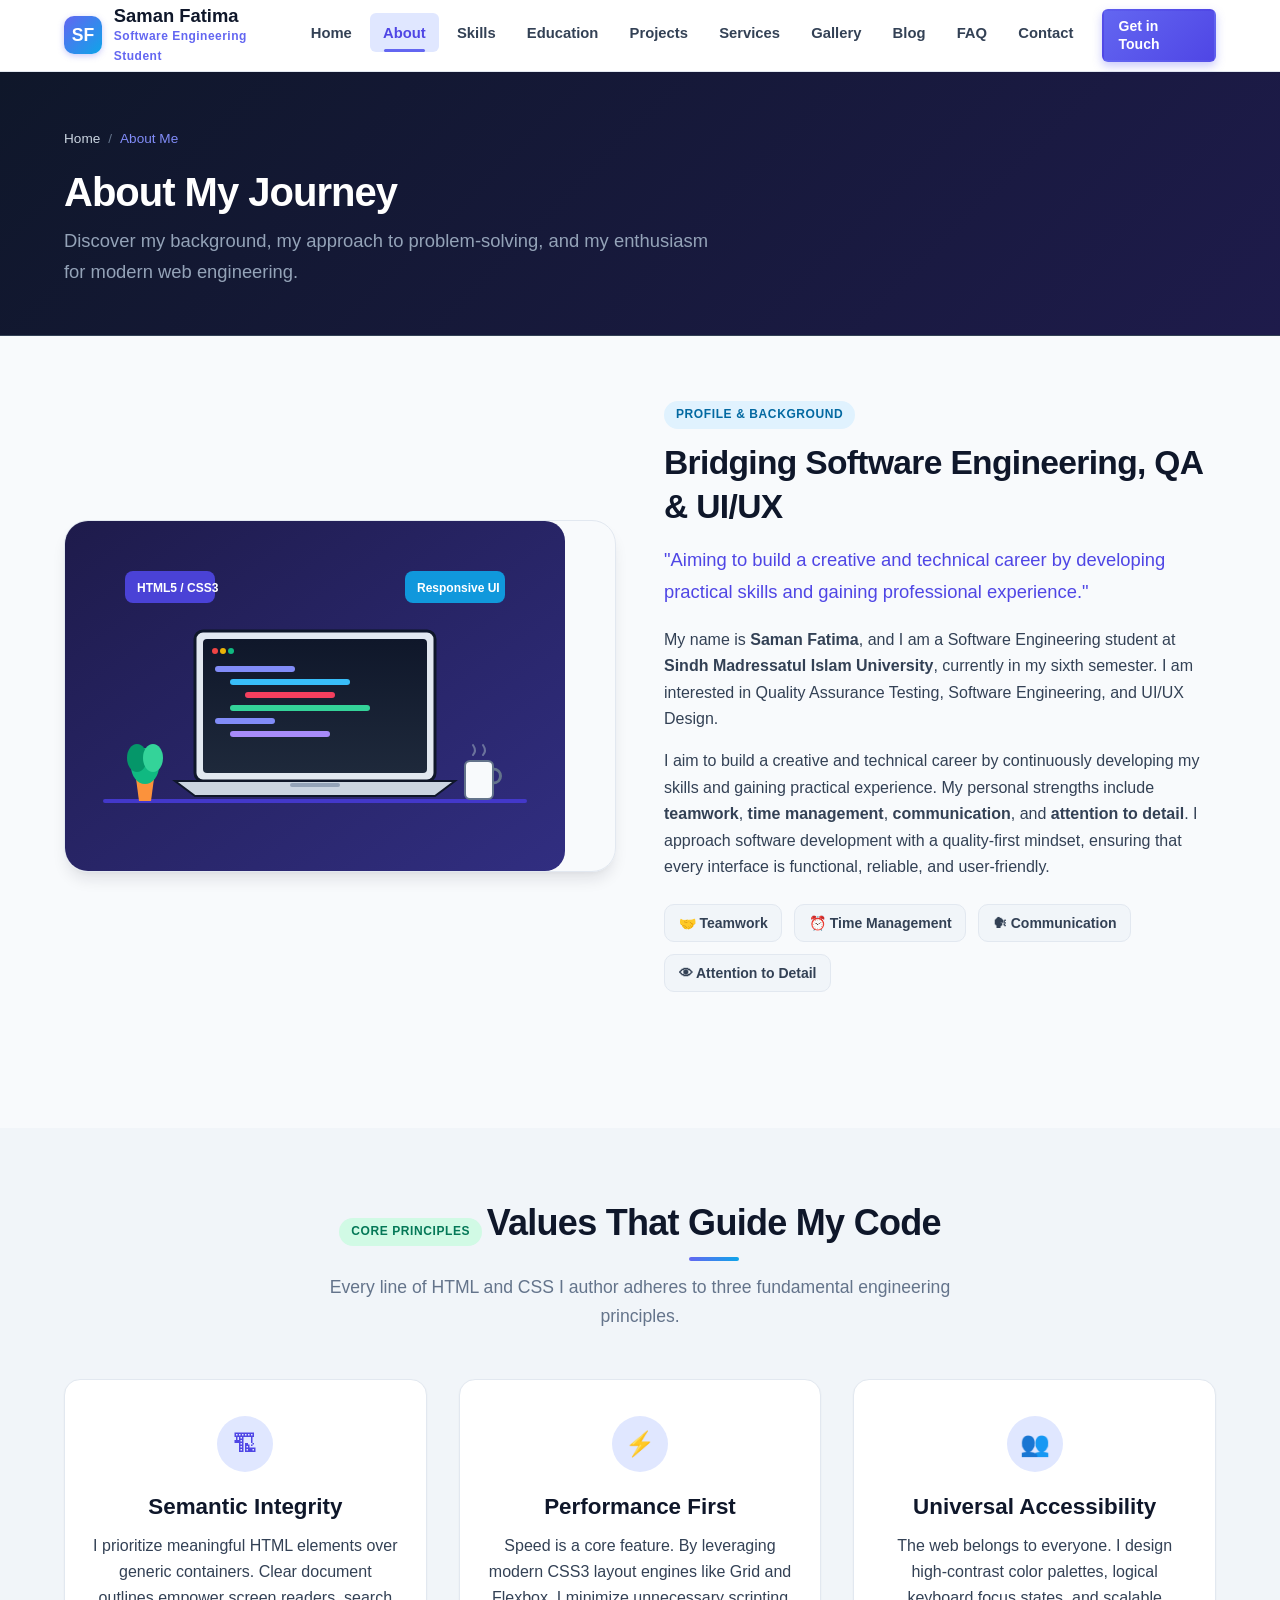
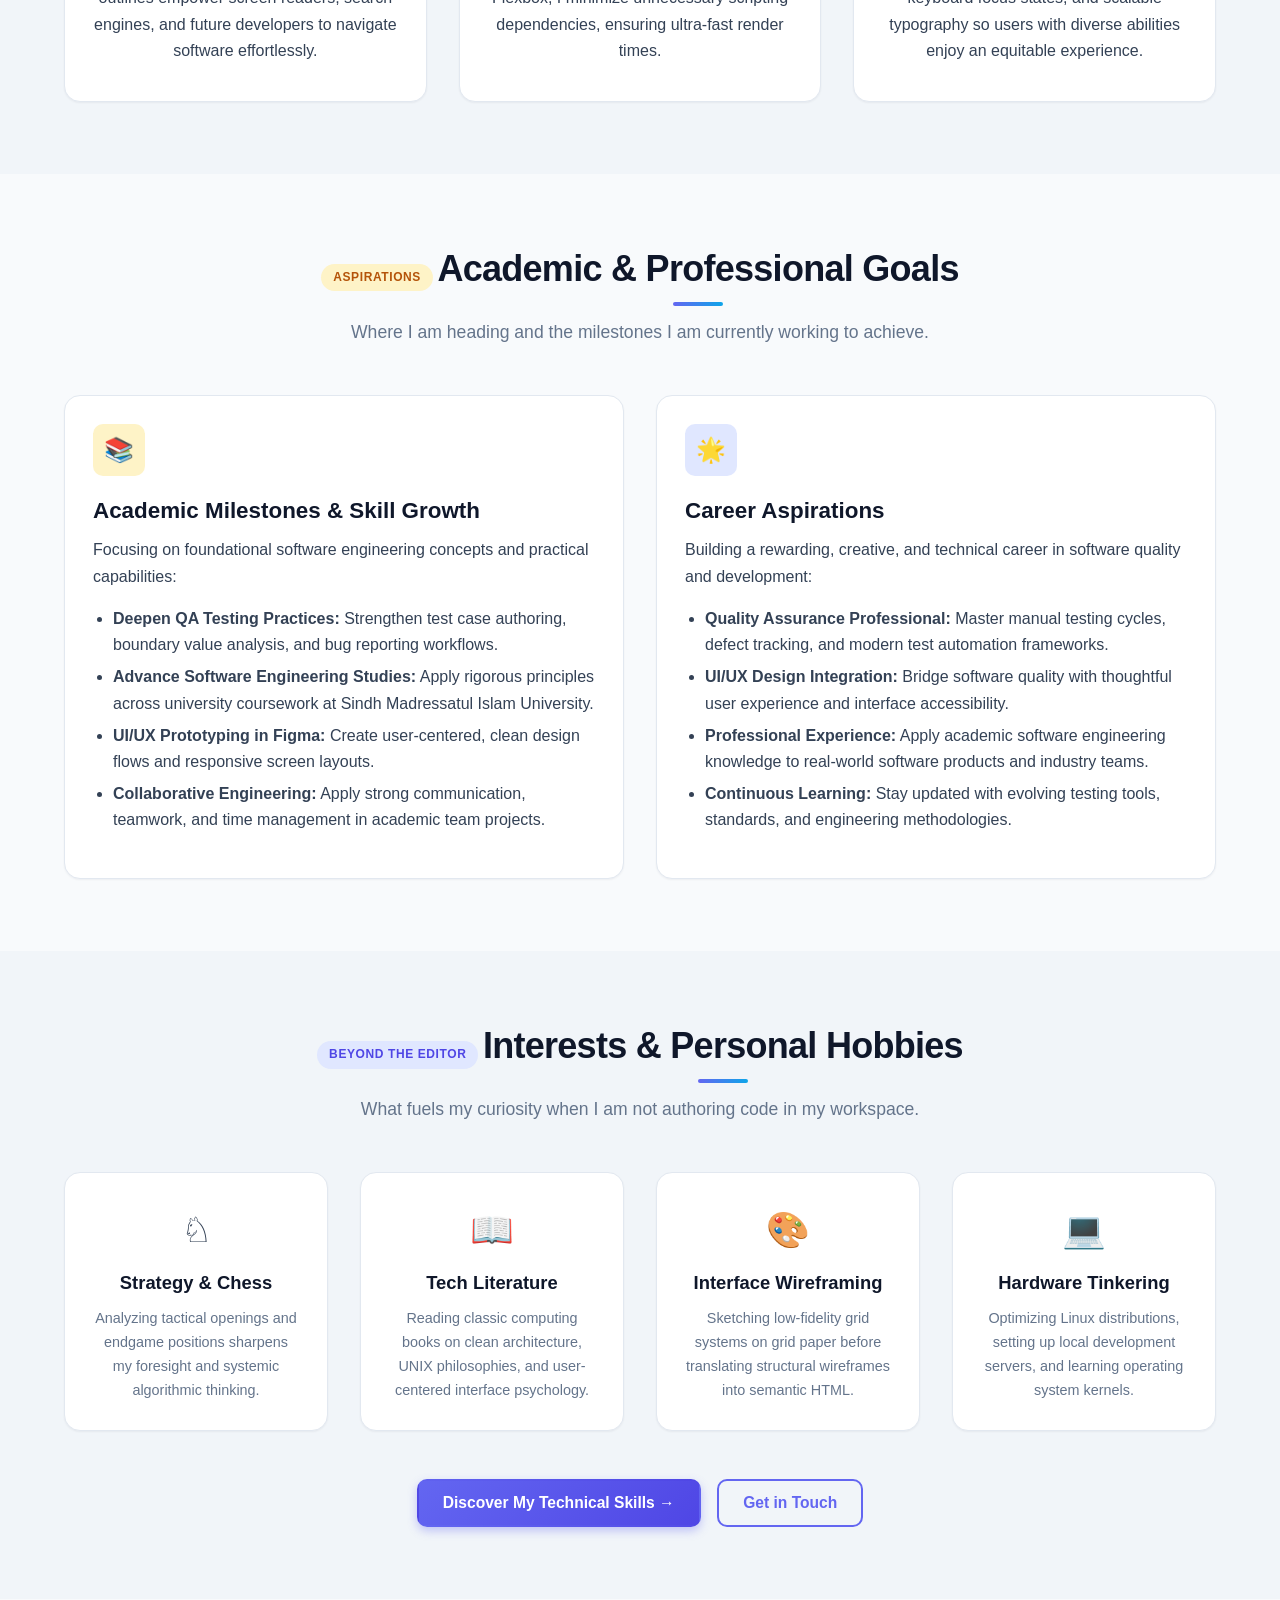
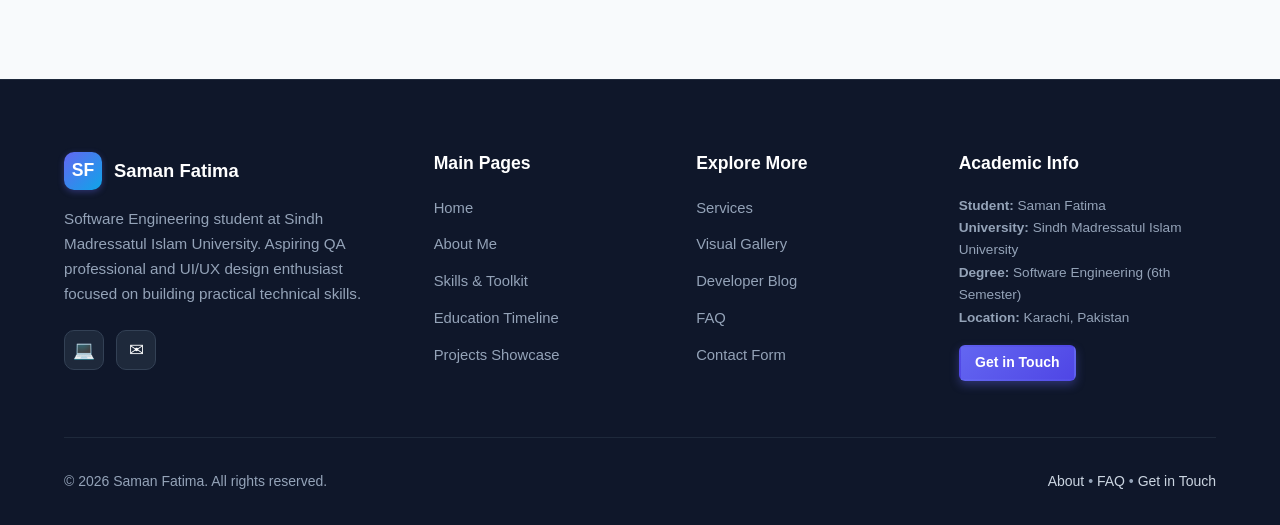
<file: about.html>
<!DOCTYPE html>
<html lang="en">
<head>
  <meta charset="UTF-8">
  <meta name="viewport" content="width=device-width, initial-scale=1.0">
  <meta name="description" content="About Saman Fatima - Software Engineering Student at Sindh Madressatul Islam University, Aspiring QA Professional, and UI/UX Design Enthusiast.">
  <meta name="author" content="Saman Fatima">
  <title>About Me | Saman Fatima - Portfolio</title>
  <link rel="icon" type="image/svg+xml" href="images/favicon.svg">
  <link rel="stylesheet" href="css/style.css">
</head>
<body>

  <!-- ================= SITE HEADER & NAVIGATION ================= -->
  <header class="site-header">
    <div class="container header-inner">
      <a href="index.html" class="brand" aria-label="Saman Fatima Home">
        <div class="brand-icon" aria-hidden="true">SF</div>
        <div class="brand-title">
          <span class="brand-name">Saman Fatima</span>
          <span class="brand-sub">Software Engineering Student</span>
        </div>
      </a>

      <!-- Pure CSS Mobile Menu Checkbox & Hamburger Label -->
      <input type="checkbox" id="nav-toggle" class="nav-toggle" aria-label="Toggle Navigation Menu">
      <label for="nav-toggle" class="nav-toggle-label" aria-label="Toggle navigation">
        <span></span>
        <span></span>
        <span></span>
      </label>

      <!-- 10 Navigation Links -->
      <nav class="site-nav" aria-label="Main Navigation">
        <ul class="nav-list">
          <li><a href="index.html" class="nav-link">Home</a></li>
          <li><a href="about.html" class="nav-link active">About</a></li>
          <li><a href="skills.html" class="nav-link">Skills</a></li>
          <li><a href="education.html" class="nav-link">Education</a></li>
          <li><a href="projects.html" class="nav-link">Projects</a></li>
          <li><a href="services.html" class="nav-link">Services</a></li>
          <li><a href="gallery.html" class="nav-link">Gallery</a></li>
          <li><a href="blog.html" class="nav-link">Blog</a></li>
          <li><a href="faq.html" class="nav-link">FAQ</a></li>
          <li><a href="contact.html" class="nav-link">Contact</a></li>
        </ul>
        <div class="header-cta">
          <a href="contact.html" class="btn btn-primary btn-sm">Get in Touch</a>
        </div>
      </nav>
    </div>
  </header>

  <!-- ================= PAGE BANNER ================= -->
  <div class="page-banner">
    <div class="container">
      <nav class="breadcrumb" aria-label="Breadcrumb">
        <a href="index.html">Home</a>
        <span class="breadcrumb-separator">/</span>
        <span aria-current="page">About Me</span>
      </nav>
      <h1>About My Journey</h1>
      <p>Discover my background, my approach to problem-solving, and my enthusiasm for modern web engineering.</p>
    </div>
  </div>

  <!-- ================= MAIN CONTENT ================= -->
  <main>
    <!-- BIOGRAPHY & PROFILE SECTION -->
    <section class="section" style="padding-top: 1rem;">
      <div class="container">
        <div class="about-grid">
          <div class="about-image">
            <img src="images/about-illustration.svg" alt="Illustration representing software engineering and design workstation for Saman Fatima" width="500" height="350">
          </div>
          <div class="about-content">
            <span class="badge badge-cyan" style="margin-bottom: 0.75rem;">Profile &amp; Background</span>
            <h2>Bridging Software Engineering, QA &amp; UI/UX</h2>
            <p class="lead-text">
              "Aiming to build a creative and technical career by developing practical skills and gaining professional experience."
            </p>
            <p>
              My name is <strong>Saman Fatima</strong>, and I am a Software Engineering student at <strong>Sindh Madressatul Islam University</strong>, currently in my sixth semester. I am interested in Quality Assurance Testing, Software Engineering, and UI/UX Design.
            </p>
            <p>
              I aim to build a creative and technical career by continuously developing my skills and gaining practical experience. My personal strengths include <strong>teamwork</strong>, <strong>time management</strong>, <strong>communication</strong>, and <strong>attention to detail</strong>. I approach software development with a quality-first mindset, ensuring that every interface is functional, reliable, and user-friendly.
            </p>
            <div style="margin-top: 1.5rem; display: flex; gap: 0.75rem; flex-wrap: wrap;">
              <span class="interest-tag">&#129309; Teamwork</span>
              <span class="interest-tag">&#9200; Time Management</span>
              <span class="interest-tag">&#128483; Communication</span>
              <span class="interest-tag">&#128065; Attention to Detail</span>
            </div>
          </div>
        </div>
      </div>
    </section>

    <!-- CORE VALUES SECTION -->
    <section class="section section-alt">
      <div class="container">
        <header class="section-header">
          <span class="badge badge-teal">Core Principles</span>
          <h2>Values That Guide My Code</h2>
          <p>Every line of HTML and CSS I author adheres to three fundamental engineering principles.</p>
        </header>

        <div class="grid grid-3">
          <!-- Value 1 -->
          <article class="card value-card">
            <div class="value-icon" aria-hidden="true">&#127959;</div>
            <h3>Semantic Integrity</h3>
            <p>
              I prioritize meaningful HTML elements over generic containers. Clear document outlines empower screen readers, search engines, and future developers to navigate software effortlessly.
            </p>
          </article>

          <!-- Value 2 -->
          <article class="card value-card">
            <div class="value-icon" aria-hidden="true">&#9889;</div>
            <h3>Performance First</h3>
            <p>
              Speed is a core feature. By leveraging modern CSS3 layout engines like Grid and Flexbox, I minimize unnecessary scripting dependencies, ensuring ultra-fast render times.
            </p>
          </article>

          <!-- Value 3 -->
          <article class="card value-card">
            <div class="value-icon" aria-hidden="true">&#128101;</div>
            <h3>Universal Accessibility</h3>
            <p>
              The web belongs to everyone. I design high-contrast color palettes, logical keyboard focus states, and scalable typography so users with diverse abilities enjoy an equitable experience.
            </p>
          </article>
        </div>
      </div>
    </section>

    <!-- GOALS & FUTURE HORIZONS -->
    <section class="section">
      <div class="container">
        <header class="section-header">
          <span class="badge badge-amber">Aspirations</span>
          <h2>Academic &amp; Professional Goals</h2>
          <p>Where I am heading and the milestones I am currently working to achieve.</p>
        </header>

        <div class="grid grid-2">
          <!-- Short-Term Goals Card -->
          <article class="card">
            <div class="feature-icon" style="background-color: #fef3c7; color: #b45309;" aria-hidden="true">&#128218;</div>
            <h3>Academic Milestones &amp; Skill Growth</h3>
            <p>Focusing on foundational software engineering concepts and practical capabilities:</p>
            <ul>
              <li><strong>Deepen QA Testing Practices:</strong> Strengthen test case authoring, boundary value analysis, and bug reporting workflows.</li>
              <li><strong>Advance Software Engineering Studies:</strong> Apply rigorous principles across university coursework at Sindh Madressatul Islam University.</li>
              <li><strong>UI/UX Prototyping in Figma:</strong> Create user-centered, clean design flows and responsive screen layouts.</li>
              <li><strong>Collaborative Engineering:</strong> Apply strong communication, teamwork, and time management in academic team projects.</li>
            </ul>
          </article>

          <!-- Long-Term Goals Card -->
          <article class="card">
            <div class="feature-icon" style="background-color: #e0e7ff; color: #4338ca;" aria-hidden="true">&#127775;</div>
            <h3>Career Aspirations</h3>
            <p>Building a rewarding, creative, and technical career in software quality and development:</p>
            <ul>
              <li><strong>Quality Assurance Professional:</strong> Master manual testing cycles, defect tracking, and modern test automation frameworks.</li>
              <li><strong>UI/UX Design Integration:</strong> Bridge software quality with thoughtful user experience and interface accessibility.</li>
              <li><strong>Professional Experience:</strong> Apply academic software engineering knowledge to real-world software products and industry teams.</li>
              <li><strong>Continuous Learning:</strong> Stay updated with evolving testing tools, standards, and engineering methodologies.</li>
            </ul>
          </article>
        </div>
      </div>
    </section>

    <!-- INTERESTS & PASSIONS -->
    <section class="section section-alt">
      <div class="container">
        <header class="section-header">
          <span class="badge">Beyond the Editor</span>
          <h2>Interests &amp; Personal Hobbies</h2>
          <p>What fuels my curiosity when I am not authoring code in my workspace.</p>
        </header>

        <div class="grid grid-4">
          <!-- Interest 1 -->
          <div class="card" style="text-align: center;">
            <div style="font-size: 2.2rem; margin-bottom: 0.75rem;" aria-hidden="true">&#9816;</div>
            <h4>Strategy &amp; Chess</h4>
            <p style="font-size: 0.9rem; color: var(--text-muted);">
              Analyzing tactical openings and endgame positions sharpens my foresight and systemic algorithmic thinking.
            </p>
          </div>

          <!-- Interest 2 -->
          <div class="card" style="text-align: center;">
            <div style="font-size: 2.2rem; margin-bottom: 0.75rem;" aria-hidden="true">&#128214;</div>
            <h4>Tech Literature</h4>
            <p style="font-size: 0.9rem; color: var(--text-muted);">
              Reading classic computing books on clean architecture, UNIX philosophies, and user-centered interface psychology.
            </p>
          </div>

          <!-- Interest 3 -->
          <div class="card" style="text-align: center;">
            <div style="font-size: 2.2rem; margin-bottom: 0.75rem;" aria-hidden="true">&#127912;</div>
            <h4>Interface Wireframing</h4>
            <p style="font-size: 0.9rem; color: var(--text-muted);">
              Sketching low-fidelity grid systems on grid paper before translating structural wireframes into semantic HTML.
            </p>
          </div>

          <!-- Interest 4 -->
          <div class="card" style="text-align: center;">
            <div style="font-size: 2.2rem; margin-bottom: 0.75rem;" aria-hidden="true">&#128187;</div>
            <h4>Hardware Tinkering</h4>
            <p style="font-size: 0.9rem; color: var(--text-muted);">
              Optimizing Linux distributions, setting up local development servers, and learning operating system kernels.
            </p>
          </div>
        </div>

        <div style="text-align: center; margin-top: 3rem;">
          <a href="skills.html" class="btn btn-primary">Discover My Technical Skills &rarr;</a>
          <a href="contact.html" class="btn btn-outline" style="margin-left: 0.75rem;">Get in Touch</a>
        </div>
      </div>
    </section>
  </main>

  <!-- ================= SITE FOOTER ================= -->
  <footer class="site-footer">
    <div class="container">
      <div class="footer-grid">
        <div class="footer-brand">
          <div class="brand">
            <div class="brand-icon" aria-hidden="true">SF</div>
            <span class="brand-name">Saman Fatima</span>
          </div>
          <p>
            Software Engineering student at Sindh Madressatul Islam University. Aspiring QA professional and UI/UX design enthusiast focused on building practical technical skills.
          </p>
          <div class="social-links">
            <a href="https://github.com/SamanFatima24" class="social-link" aria-label="GitHub Profile" target="_blank" rel="noopener noreferrer">&#128187;</a>
            <a href="mailto:saman24fatima@gmail.com" class="social-link" aria-label="Send Email">&#9993;</a>
          </div>
        </div>

        <div>
          <h4 class="footer-title">Main Pages</h4>
          <ul class="footer-links">
            <li><a href="index.html">Home</a></li>
            <li><a href="about.html">About Me</a></li>
            <li><a href="skills.html">Skills &amp; Toolkit</a></li>
            <li><a href="education.html">Education Timeline</a></li>
            <li><a href="projects.html">Projects Showcase</a></li>
          </ul>
        </div>

        <div>
          <h4 class="footer-title">Explore More</h4>
          <ul class="footer-links">
            <li><a href="services.html">Services</a></li>
            <li><a href="gallery.html">Visual Gallery</a></li>
            <li><a href="blog.html">Developer Blog</a></li>
            <li><a href="faq.html">FAQ</a></li>
            <li><a href="contact.html">Contact Form</a></li>
          </ul>
        </div>

        <div>
          <h4 class="footer-title">Academic Info</h4>
          <p style="font-size: 0.85rem; color: #94a3b8; margin-bottom: 0.5rem;">
            <strong>Student:</strong> Saman Fatima<br>
            <strong>University:</strong> Sindh Madressatul Islam University<br>
            <strong>Degree:</strong> Software Engineering (6th Semester)<br>
            <strong>Location:</strong> Karachi, Pakistan
          </p>
          <a href="contact.html" class="btn btn-primary btn-sm" style="margin-top: 0.5rem;">Get in Touch</a>
        </div>
      </div>

      <div class="footer-bottom">
        <div>
          &copy; 2026 Saman Fatima. All rights reserved.
        </div>
        <div>
          <a href="about.html">About</a> &bull;
          <a href="faq.html">FAQ</a> &bull;
          <a href="contact.html">Get in Touch</a>
        </div>
      </div>
    </div>
  </footer>

</body>
</html>
</file>
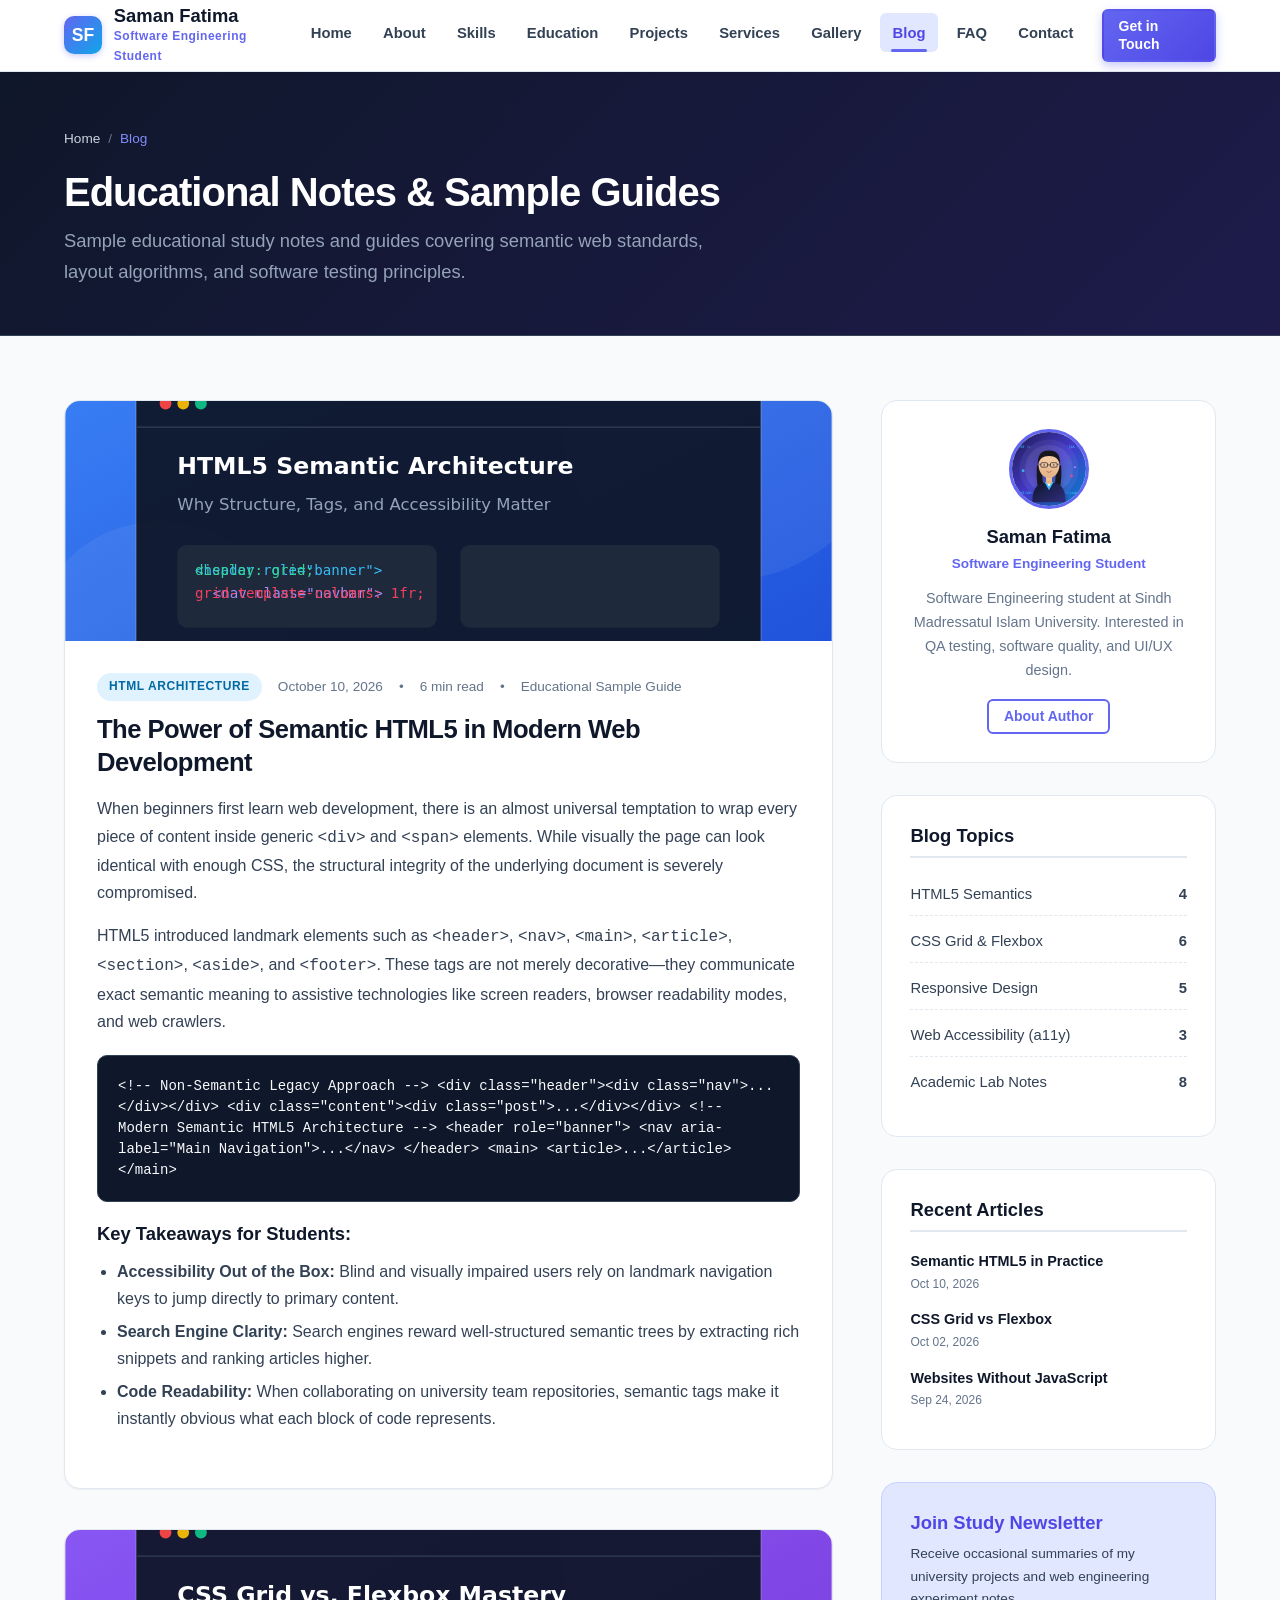
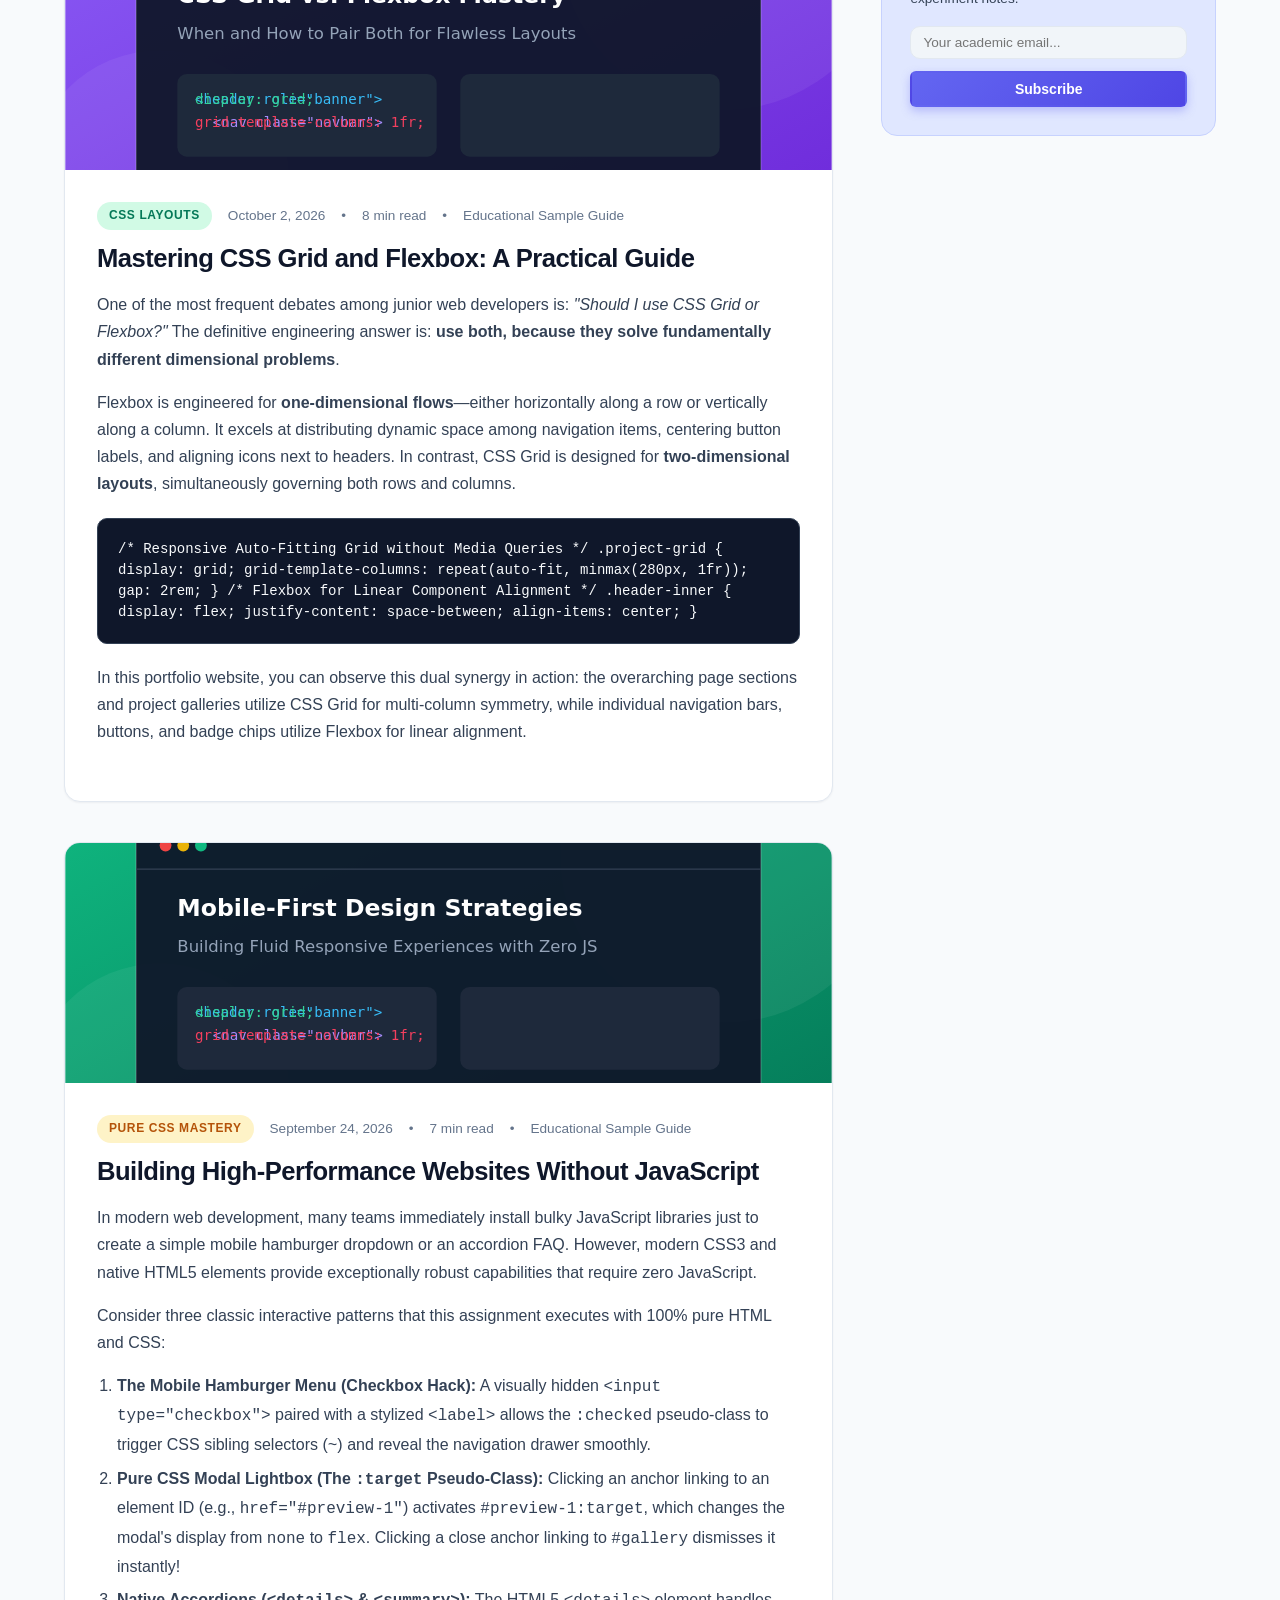
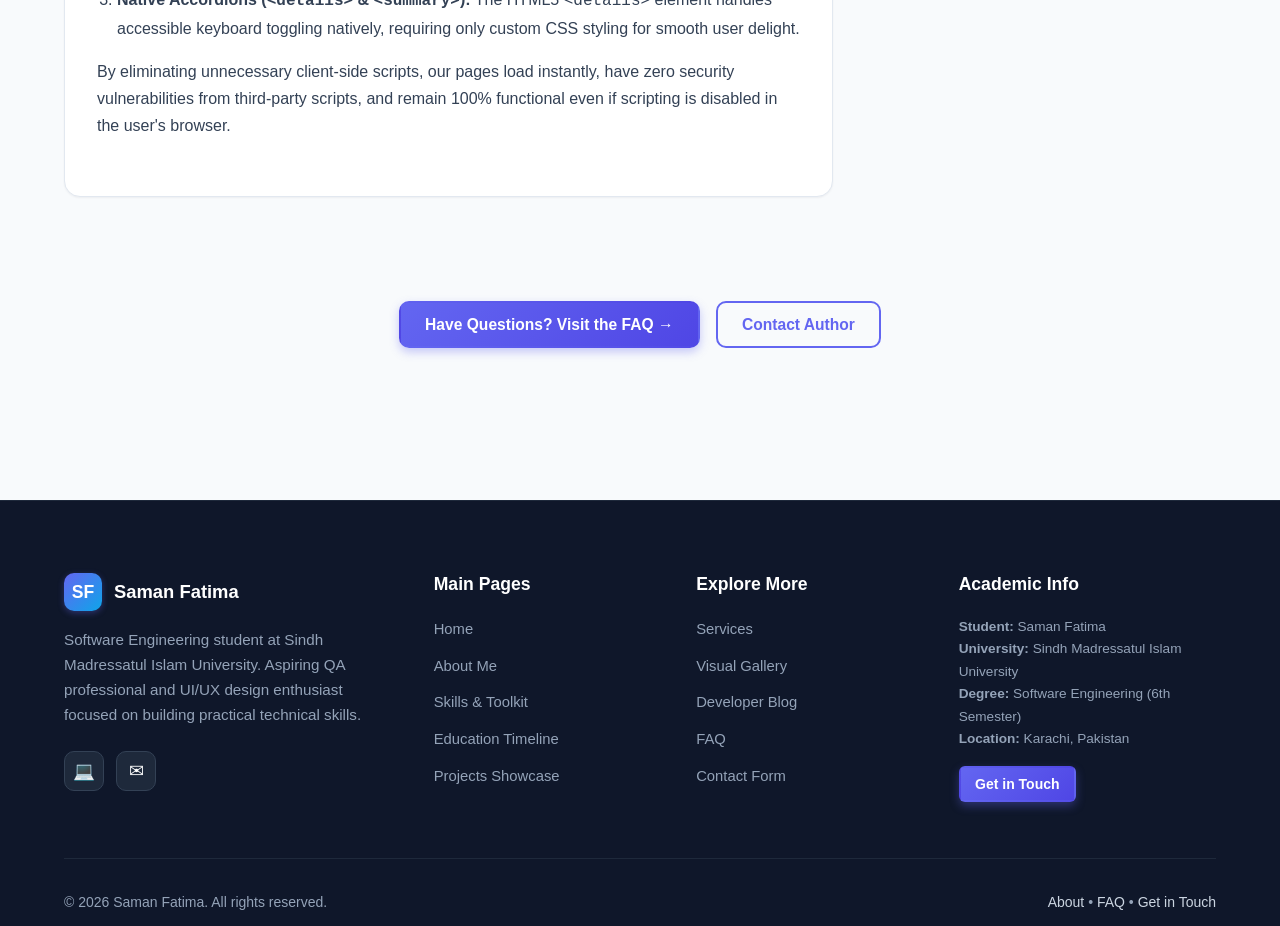
<file: blog.html>
<!DOCTYPE html>
<html lang="en">
<head>
  <meta charset="UTF-8">
  <meta name="viewport" content="width=device-width, initial-scale=1.0">
  <meta name="description" content="Sample educational blog guides and study notes by Saman Fatima - Software Engineering Student at Sindh Madressatul Islam University.">
  <meta name="author" content="Saman Fatima">
  <title>Educational Notes &amp; Sample Guides | Saman Fatima - Portfolio</title>
  <link rel="icon" type="image/svg+xml" href="images/favicon.svg">
  <link rel="stylesheet" href="css/style.css">
</head>
<body>

  <!-- ================= SITE HEADER & NAVIGATION ================= -->
  <header class="site-header">
    <div class="container header-inner">
      <a href="index.html" class="brand" aria-label="Saman Fatima Home">
        <div class="brand-icon" aria-hidden="true">SF</div>
        <div class="brand-title">
          <span class="brand-name">Saman Fatima</span>
          <span class="brand-sub">Software Engineering Student</span>
        </div>
      </a>

      <!-- Pure CSS Mobile Menu Checkbox & Hamburger Label -->
      <input type="checkbox" id="nav-toggle" class="nav-toggle" aria-label="Toggle Navigation Menu">
      <label for="nav-toggle" class="nav-toggle-label" aria-label="Toggle navigation">
        <span></span>
        <span></span>
        <span></span>
      </label>

      <!-- 10 Navigation Links -->
      <nav class="site-nav" aria-label="Main Navigation">
        <ul class="nav-list">
          <li><a href="index.html" class="nav-link">Home</a></li>
          <li><a href="about.html" class="nav-link">About</a></li>
          <li><a href="skills.html" class="nav-link">Skills</a></li>
          <li><a href="education.html" class="nav-link">Education</a></li>
          <li><a href="projects.html" class="nav-link">Projects</a></li>
          <li><a href="services.html" class="nav-link">Services</a></li>
          <li><a href="gallery.html" class="nav-link">Gallery</a></li>
          <li><a href="blog.html" class="nav-link active">Blog</a></li>
          <li><a href="faq.html" class="nav-link">FAQ</a></li>
          <li><a href="contact.html" class="nav-link">Contact</a></li>
        </ul>
        <div class="header-cta">
          <a href="contact.html" class="btn btn-primary btn-sm">Get in Touch</a>
        </div>
      </nav>
    </div>
  </header>

  <!-- ================= PAGE BANNER ================= -->
  <div class="page-banner">
    <div class="container">
      <nav class="breadcrumb" aria-label="Breadcrumb">
        <a href="index.html">Home</a>
        <span class="breadcrumb-separator">/</span>
        <span aria-current="page">Blog</span>
      </nav>
      <h1>Educational Notes &amp; Sample Guides</h1>
      <p>Sample educational study notes and guides covering semantic web standards, layout algorithms, and software testing principles.</p>
    </div>
  </div>

  <!-- ================= MAIN CONTENT ================= -->
  <main>
    <section class="section" style="padding-top: 1rem;">
      <div class="container">
        <div class="blog-layout">
          <!-- MAIN BLOG ARTICLES COLUMN -->
          <div>
            <!-- Article 1: Semantic HTML5 -->
            <article id="post-1" class="article-card">
              <img src="images/blog-1.svg" alt="Illustration representing HTML5 Semantic Elements" class="article-thumb" width="650" height="340">
              <div class="article-body">
                <div class="article-meta">
                  <span class="badge badge-cyan">HTML Architecture</span>
                  <time datetime="2026-10-10">October 10, 2026</time>
                  <span>&bull;</span>
                  <span>6 min read</span>
                  <span>&bull;</span>
                  <span>Educational Sample Guide</span>
                </div>
                <h2 class="article-title">The Power of Semantic HTML5 in Modern Web Development</h2>
                <div class="article-excerpt">
                  <p>
                    When beginners first learn web development, there is an almost universal temptation to wrap every piece of content inside generic <code>&lt;div&gt;</code> and <code>&lt;span&gt;</code> elements. While visually the page can look identical with enough CSS, the structural integrity of the underlying document is severely compromised.
                  </p>
                  <p>
                    HTML5 introduced landmark elements such as <code>&lt;header&gt;</code>, <code>&lt;nav&gt;</code>, <code>&lt;main&gt;</code>, <code>&lt;article&gt;</code>, <code>&lt;section&gt;</code>, <code>&lt;aside&gt;</code>, and <code>&lt;footer&gt;</code>. These tags are not merely decorative—they communicate exact semantic meaning to assistive technologies like screen readers, browser readability modes, and web crawlers.
                  </p>
                  
                  <div class="code-block">
&lt;!-- Non-Semantic Legacy Approach --&gt;
&lt;div class="header"&gt;&lt;div class="nav"&gt;...&lt;/div&gt;&lt;/div&gt;
&lt;div class="content"&gt;&lt;div class="post"&gt;...&lt;/div&gt;&lt;/div&gt;

&lt;!-- Modern Semantic HTML5 Architecture --&gt;
&lt;header role="banner"&gt;
  &lt;nav aria-label="Main Navigation"&gt;...&lt;/nav&gt;
&lt;/header&gt;
&lt;main&gt;
  &lt;article&gt;...&lt;/article&gt;
&lt;/main&gt;
                  </div>

                  <h4>Key Takeaways for Students:</h4>
                  <ul>
                    <li><strong>Accessibility Out of the Box:</strong> Blind and visually impaired users rely on landmark navigation keys to jump directly to primary content.</li>
                    <li><strong>Search Engine Clarity:</strong> Search engines reward well-structured semantic trees by extracting rich snippets and ranking articles higher.</li>
                    <li><strong>Code Readability:</strong> When collaborating on university team repositories, semantic tags make it instantly obvious what each block of code represents.</li>
                  </ul>
                </div>
              </div>
            </article>

            <!-- Article 2: CSS Grid vs Flexbox -->
            <article id="post-2" class="article-card">
              <img src="images/blog-2.svg" alt="Illustration representing CSS Grid and Flexbox layout concepts" class="article-thumb" width="650" height="340">
              <div class="article-body">
                <div class="article-meta">
                  <span class="badge badge-teal">CSS Layouts</span>
                  <time datetime="2026-10-02">October 2, 2026</time>
                  <span>&bull;</span>
                  <span>8 min read</span>
                  <span>&bull;</span>
                  <span>Educational Sample Guide</span>
                </div>
                <h2 class="article-title">Mastering CSS Grid and Flexbox: A Practical Guide</h2>
                <div class="article-excerpt">
                  <p>
                    One of the most frequent debates among junior web developers is: <em>"Should I use CSS Grid or Flexbox?"</em> The definitive engineering answer is: <strong>use both, because they solve fundamentally different dimensional problems</strong>.
                  </p>
                  <p>
                    Flexbox is engineered for <strong>one-dimensional flows</strong>—either horizontally along a row or vertically along a column. It excels at distributing dynamic space among navigation items, centering button labels, and aligning icons next to headers. In contrast, CSS Grid is designed for <strong>two-dimensional layouts</strong>, simultaneously governing both rows and columns.
                  </p>

                  <div class="code-block">
/* Responsive Auto-Fitting Grid without Media Queries */
.project-grid {
  display: grid;
  grid-template-columns: repeat(auto-fit, minmax(280px, 1fr));
  gap: 2rem;
}

/* Flexbox for Linear Component Alignment */
.header-inner {
  display: flex;
  justify-content: space-between;
  align-items: center;
}
                  </div>

                  <p>
                    In this portfolio website, you can observe this dual synergy in action: the overarching page sections and project galleries utilize CSS Grid for multi-column symmetry, while individual navigation bars, buttons, and badge chips utilize Flexbox for linear alignment.
                  </p>
                </div>
              </div>
            </article>

            <!-- Article 3: High-Performance Without JS -->
            <article id="post-3" class="article-card">
              <img src="images/blog-3.svg" alt="Illustration representing fast responsive websites built with pure CSS" class="article-thumb" width="650" height="340">
              <div class="article-body">
                <div class="article-meta">
                  <span class="badge badge-amber">Pure CSS Mastery</span>
                  <time datetime="2026-09-24">September 24, 2026</time>
                  <span>&bull;</span>
                  <span>7 min read</span>
                  <span>&bull;</span>
                  <span>Educational Sample Guide</span>
                </div>
                <h2 class="article-title">Building High-Performance Websites Without JavaScript</h2>
                <div class="article-excerpt">
                  <p>
                    In modern web development, many teams immediately install bulky JavaScript libraries just to create a simple mobile hamburger dropdown or an accordion FAQ. However, modern CSS3 and native HTML5 elements provide exceptionally robust capabilities that require zero JavaScript.
                  </p>
                  <p>
                    Consider three classic interactive patterns that this assignment executes with 100% pure HTML and CSS:
                  </p>
                  <ol>
                    <li>
                      <strong>The Mobile Hamburger Menu (Checkbox Hack):</strong> A visually hidden <code>&lt;input type="checkbox"&gt;</code> paired with a stylized <code>&lt;label&gt;</code> allows the <code>:checked</code> pseudo-class to trigger CSS sibling selectors (<code>~</code>) and reveal the navigation drawer smoothly.
                    </li>
                    <li>
                      <strong>Pure CSS Modal Lightbox (The <code>:target</code> Pseudo-Class):</strong> Clicking an anchor linking to an element ID (e.g., <code>href="#preview-1"</code>) activates <code>#preview-1:target</code>, which changes the modal's display from <code>none</code> to <code>flex</code>. Clicking a close anchor linking to <code>#gallery</code> dismisses it instantly!
                    </li>
                    <li>
                      <strong>Native Accordions (<code>&lt;details&gt;</code> &amp; <code>&lt;summary&gt;</code>):</strong> The HTML5 <code>&lt;details&gt;</code> element handles accessible keyboard toggling natively, requiring only custom CSS styling for smooth user delight.
                    </li>
                  </ol>
                  <p>
                    By eliminating unnecessary client-side scripts, our pages load instantly, have zero security vulnerabilities from third-party scripts, and remain 100% functional even if scripting is disabled in the user's browser.
                  </p>
                </div>
              </div>
            </article>
          </div>

          <!-- SIDEBAR COLUMN -->
          <aside>
            <!-- Author Card -->
            <div class="blog-sidebar-widget" style="text-align: center;">
              <div style="width: 80px; height: 80px; margin: 0 auto 1rem auto; border-radius: 50%; overflow: hidden; border: 3px solid var(--color-purple);">
                <img src="images/avatar.svg" alt="Saman Fatima Avatar" width="80" height="80">
              </div>
              <h3 style="font-size: 1.15rem; margin-bottom: 0.25rem;">Saman Fatima</h3>
              <p style="font-size: 0.85rem; color: var(--color-purple); font-weight: 600; margin-bottom: 0.75rem;">Software Engineering Student</p>
              <p style="font-size: 0.9rem; color: var(--text-muted); margin-bottom: 1rem;">
                Software Engineering student at Sindh Madressatul Islam University. Interested in QA testing, software quality, and UI/UX design.
              </p>
              <a href="about.html" class="btn btn-outline btn-sm">About Author</a>
            </div>

            <!-- Categories Widget -->
            <div class="blog-sidebar-widget">
              <h4 class="widget-title">Blog Topics</h4>
              <ul class="category-list">
                <li><span>HTML5 Semantics</span> <strong>4</strong></li>
                <li><span>CSS Grid &amp; Flexbox</span> <strong>6</strong></li>
                <li><span>Responsive Design</span> <strong>5</strong></li>
                <li><span>Web Accessibility (a11y)</span> <strong>3</strong></li>
                <li><span>Academic Lab Notes</span> <strong>8</strong></li>
              </ul>
            </div>

            <!-- Quick Links / Recent Posts Widget -->
            <div class="blog-sidebar-widget">
              <h4 class="widget-title">Recent Articles</h4>
              <ul class="footer-links">
                <li style="margin-bottom: 0.75rem;">
                  <a href="#post-1" style="color: var(--text-primary); font-weight: 600; font-size: 0.9rem;">Semantic HTML5 in Practice</a>
                  <span style="display: block; font-size: 0.75rem; color: var(--text-muted);">Oct 10, 2026</span>
                </li>
                <li style="margin-bottom: 0.75rem;">
                  <a href="#post-2" style="color: var(--text-primary); font-weight: 600; font-size: 0.9rem;">CSS Grid vs Flexbox</a>
                  <span style="display: block; font-size: 0.75rem; color: var(--text-muted);">Oct 02, 2026</span>
                </li>
                <li>
                  <a href="#post-3" style="color: var(--text-primary); font-weight: 600; font-size: 0.9rem;">Websites Without JavaScript</a>
                  <span style="display: block; font-size: 0.75rem; color: var(--text-muted);">Sep 24, 2026</span>
                </li>
              </ul>
            </div>

            <!-- Newsletter Card (HTML Only) -->
            <div class="blog-sidebar-widget" style="background-color: var(--color-purple-light); border-color: #c7d2fe;">
              <h4 style="color: var(--color-purple-dark); margin-bottom: 0.5rem;">Join Study Newsletter</h4>
              <p style="font-size: 0.85rem; color: var(--text-secondary); margin-bottom: 1rem;">
                Receive occasional summaries of my university projects and web engineering experiment notes.
              </p>
              <form action="contact.html#newsletter" method="GET">
                <div style="margin-bottom: 0.75rem;">
                  <input type="email" placeholder="Your academic email..." required class="form-control" style="font-size: 0.85rem; padding: 0.5rem 0.75rem;">
                </div>
                <button type="submit" class="btn btn-primary btn-sm" style="width: 100%;">Subscribe</button>
              </form>
            </div>
          </aside>
        </div>

        <div style="text-align: center; margin-top: 4rem;">
          <a href="faq.html" class="btn btn-primary">Have Questions? Visit the FAQ &rarr;</a>
          <a href="contact.html" class="btn btn-outline" style="margin-left: 0.75rem;">Contact Author</a>
        </div>
      </div>
    </section>
  </main>

  <!-- ================= SITE FOOTER ================= -->
  <footer class="site-footer">
    <div class="container">
      <div class="footer-grid">
        <div class="footer-brand">
          <div class="brand">
            <div class="brand-icon" aria-hidden="true">SF</div>
            <span class="brand-name">Saman Fatima</span>
          </div>
          <p>
            Software Engineering student at Sindh Madressatul Islam University. Aspiring QA professional and UI/UX design enthusiast focused on building practical technical skills.
          </p>
          <div class="social-links">
            <a href="https://github.com/SamanFatima24" class="social-link" aria-label="GitHub Profile" target="_blank" rel="noopener noreferrer">&#128187;</a>
            <a href="mailto:saman24fatima@gmail.com" class="social-link" aria-label="Send Email">&#9993;</a>
          </div>
        </div>

        <div>
          <h4 class="footer-title">Main Pages</h4>
          <ul class="footer-links">
            <li><a href="index.html">Home</a></li>
            <li><a href="about.html">About Me</a></li>
            <li><a href="skills.html">Skills &amp; Toolkit</a></li>
            <li><a href="education.html">Education Timeline</a></li>
            <li><a href="projects.html">Projects Showcase</a></li>
          </ul>
        </div>

        <div>
          <h4 class="footer-title">Explore More</h4>
          <ul class="footer-links">
            <li><a href="services.html">Services</a></li>
            <li><a href="gallery.html">Visual Gallery</a></li>
            <li><a href="blog.html">Developer Blog</a></li>
            <li><a href="faq.html">FAQ</a></li>
            <li><a href="contact.html">Contact Form</a></li>
          </ul>
        </div>

        <div>
          <h4 class="footer-title">Academic Info</h4>
          <p style="font-size: 0.85rem; color: #94a3b8; margin-bottom: 0.5rem;">
            <strong>Student:</strong> Saman Fatima<br>
            <strong>University:</strong> Sindh Madressatul Islam University<br>
            <strong>Degree:</strong> Software Engineering (6th Semester)<br>
            <strong>Location:</strong> Karachi, Pakistan
          </p>
          <a href="contact.html" class="btn btn-primary btn-sm" style="margin-top: 0.5rem;">Get in Touch</a>
        </div>
      </div>

      <div class="footer-bottom">
        <div>
          &copy; 2026 Saman Fatima. All rights reserved.
        </div>
        <div>
          <a href="about.html">About</a> &bull;
          <a href="faq.html">FAQ</a> &bull;
          <a href="contact.html">Get in Touch</a>
        </div>
      </div>
    </div>
  </footer>

</body>
</html>
</file>
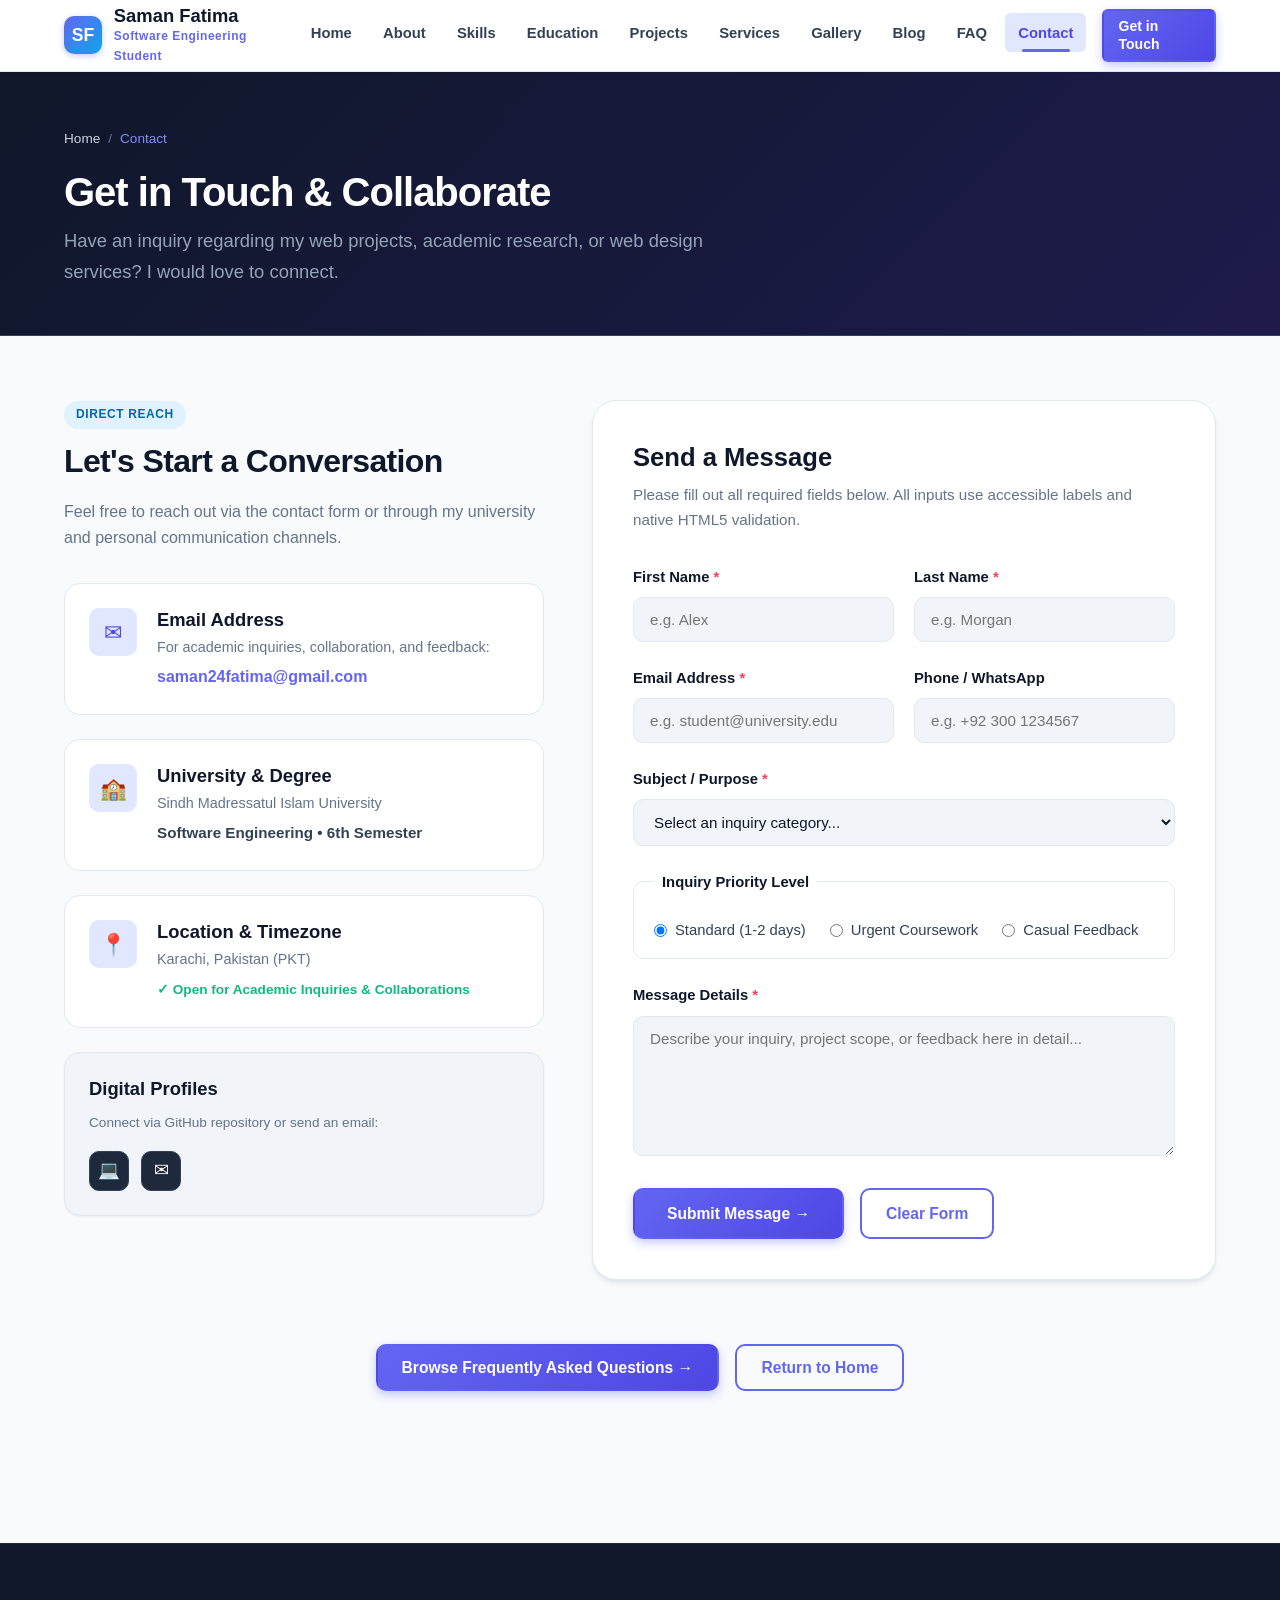
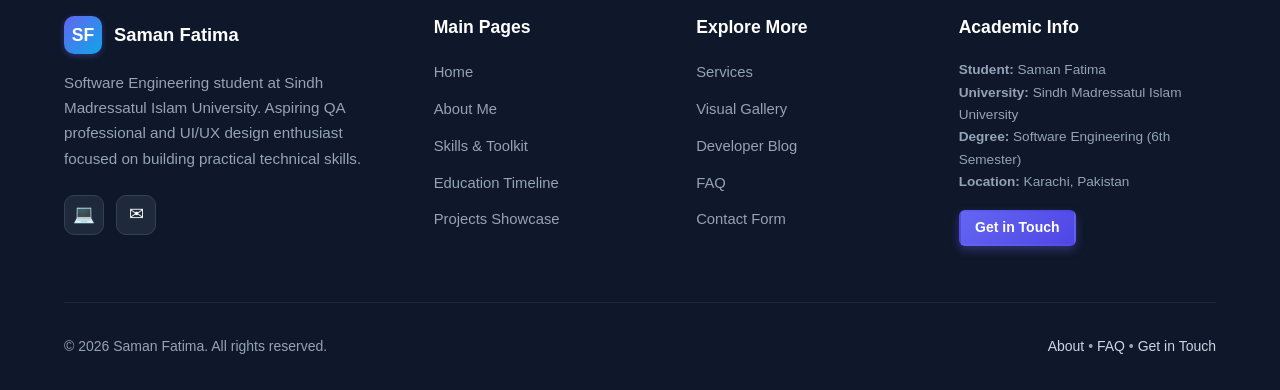
<file: contact.html>
<!DOCTYPE html>
<html lang="en">
<head>
  <meta charset="UTF-8">
  <meta name="viewport" content="width=device-width, initial-scale=1.0">
  <meta name="description" content="Get in touch with Saman Fatima - Software Engineering Student at Sindh Madressatul Islam University, Karachi, Pakistan. Email: saman24fatima@gmail.com.">
  <meta name="author" content="Saman Fatima">
  <title>Contact &amp; Connect | Saman Fatima - Portfolio</title>
  <link rel="icon" type="image/svg+xml" href="images/favicon.svg">
  <link rel="stylesheet" href="css/style.css">
</head>
<body>

  <!-- ================= SITE HEADER & NAVIGATION ================= -->
  <header class="site-header">
    <div class="container header-inner">
      <a href="index.html" class="brand" aria-label="Saman Fatima Home">
        <div class="brand-icon" aria-hidden="true">SF</div>
        <div class="brand-title">
          <span class="brand-name">Saman Fatima</span>
          <span class="brand-sub">Software Engineering Student</span>
        </div>
      </a>

      <!-- Pure CSS Mobile Menu Checkbox & Hamburger Label -->
      <input type="checkbox" id="nav-toggle" class="nav-toggle" aria-label="Toggle Navigation Menu">
      <label for="nav-toggle" class="nav-toggle-label" aria-label="Toggle navigation">
        <span></span>
        <span></span>
        <span></span>
      </label>

      <!-- 10 Navigation Links -->
      <nav class="site-nav" aria-label="Main Navigation">
        <ul class="nav-list">
          <li><a href="index.html" class="nav-link">Home</a></li>
          <li><a href="about.html" class="nav-link">About</a></li>
          <li><a href="skills.html" class="nav-link">Skills</a></li>
          <li><a href="education.html" class="nav-link">Education</a></li>
          <li><a href="projects.html" class="nav-link">Projects</a></li>
          <li><a href="services.html" class="nav-link">Services</a></li>
          <li><a href="gallery.html" class="nav-link">Gallery</a></li>
          <li><a href="blog.html" class="nav-link">Blog</a></li>
          <li><a href="faq.html" class="nav-link">FAQ</a></li>
          <li><a href="contact.html" class="nav-link active">Contact</a></li>
        </ul>
        <div class="header-cta">
          <a href="contact.html" class="btn btn-primary btn-sm">Get in Touch</a>
        </div>
      </nav>
    </div>
  </header>

  <!-- ================= PAGE BANNER ================= -->
  <div class="page-banner">
    <div class="container">
      <nav class="breadcrumb" aria-label="Breadcrumb">
        <a href="index.html">Home</a>
        <span class="breadcrumb-separator">/</span>
        <span aria-current="page">Contact</span>
      </nav>
      <h1>Get in Touch &amp; Collaborate</h1>
      <p>Have an inquiry regarding my web projects, academic research, or web design services? I would love to connect.</p>
    </div>
  </div>

  <!-- ================= MAIN CONTENT ================= -->
  <main>
    <section class="section" style="padding-top: 1rem;">
      <div class="container">
        <div class="contact-grid">
          <!-- LEFT COLUMN: CONTACT DETAILS & INFO CARDS -->
          <div>
            <span class="badge badge-cyan" style="margin-bottom: 0.75rem;">Direct Reach</span>
            <h2 style="font-size: 2rem; margin-bottom: 1rem;">Let's Start a Conversation</h2>
            <p style="color: var(--text-muted); margin-bottom: 2rem;">
              Feel free to reach out via the contact form or through my university and personal communication channels.
            </p>

            <!-- Card 1: Email -->
            <div class="contact-info-card">
              <div class="contact-icon" aria-hidden="true">&#9993;</div>
              <div>
                <h4 style="margin-bottom: 0.25rem;">Email Address</h4>
                <p style="color: var(--text-muted); font-size: 0.9rem; margin-bottom: 0.25rem;">For academic inquiries, collaboration, and feedback:</p>
                <a href="mailto:saman24fatima@gmail.com" style="font-weight: 700; color: var(--color-purple);">saman24fatima@gmail.com</a>
              </div>
            </div>

            <!-- Card 2: Campus Location -->
            <div class="contact-info-card">
              <div class="contact-icon" aria-hidden="true">&#127979;</div>
              <div>
                <h4 style="margin-bottom: 0.25rem;">University &amp; Degree</h4>
                <p style="color: var(--text-muted); font-size: 0.9rem; margin-bottom: 0.25rem;">Sindh Madressatul Islam University</p>
                <span style="font-weight: 600; color: var(--text-secondary); font-size: 0.95rem;">Software Engineering &bull; 6th Semester</span>
              </div>
            </div>

            <!-- Card 3: Location -->
            <div class="contact-info-card">
              <div class="contact-icon" aria-hidden="true">&#128205;</div>
              <div>
                <h4 style="margin-bottom: 0.25rem;">Location &amp; Timezone</h4>
                <p style="color: var(--text-muted); font-size: 0.9rem; margin-bottom: 0.25rem;">Karachi, Pakistan (PKT)</p>
                <span style="font-size: 0.85rem; color: var(--color-accent-teal); font-weight: 700;">&#10003; Open for Academic Inquiries &amp; Collaborations</span>
              </div>
            </div>

            <!-- Card 4: Digital Profiles -->
            <div class="card" style="padding: 1.5rem; background-color: var(--bg-subtle);">
              <h4 style="margin-bottom: 0.75rem;">Digital Profiles</h4>
              <p style="font-size: 0.85rem; color: var(--text-muted); margin-bottom: 1rem;">
                Connect via GitHub repository or send an email:
              </p>
              <div class="social-links">
                <a href="https://github.com/SamanFatima24" class="social-link" aria-label="GitHub Profile" target="_blank" rel="noopener noreferrer">&#128187;</a>
                <a href="mailto:saman24fatima@gmail.com" class="social-link" aria-label="Send Direct Email">&#9993;</a>
              </div>
            </div>
          </div>

          <!-- RIGHT COLUMN: ACCESSIBLE HTML CONTACT FORM -->
          <div>
            <div class="contact-form-card">
              <!-- Pure CSS Success Banner via :target -->
              <div id="submitted" class="form-success-banner" role="alert">
                <h4 style="color: #065f46; margin-bottom: 0.25rem;">&#10003; Message Submitted Successfully!</h4>
                <p style="font-size: 0.9rem; margin-bottom: 0;">
                  Thank you for reaching out. This portfolio contact form operates as a front-end demonstration without a live server backend. For direct communication, please email me at <a href="mailto:saman24fatima@gmail.com" style="color: #065f46; font-weight: 700; text-decoration: underline;">saman24fatima@gmail.com</a>.
                </p>
              </div>

              <!-- Pure CSS Newsletter Banner via :target -->
              <div id="newsletter" class="form-success-banner" role="alert">
                <h4 style="color: #065f46; margin-bottom: 0.25rem;">&#10003; Subscribed to Study Newsletter!</h4>
                <p style="font-size: 0.9rem; margin-bottom: 0;">
                  Thank you for subscribing. You will receive notifications when new web engineering articles are published.
                </p>
              </div>

              <h3 style="font-size: 1.6rem; margin-bottom: 0.5rem;">Send a Message</h3>
              <p style="color: var(--text-muted); font-size: 0.95rem; margin-bottom: 2rem;">
                Please fill out all required fields below. All inputs use accessible labels and native HTML5 validation.
              </p>

              <form action="#submitted" method="GET">
                <!-- Name Row (2 Columns) -->
                <div class="form-row">
                  <div class="form-group">
                    <label for="first-name" class="form-label">First Name <span>*</span></label>
                    <input type="text" id="first-name" name="firstName" required placeholder="e.g. Alex" class="form-control" autocomplete="given-name">
                  </div>
                  <div class="form-group">
                    <label for="last-name" class="form-label">Last Name <span>*</span></label>
                    <input type="text" id="last-name" name="lastName" required placeholder="e.g. Morgan" class="form-control" autocomplete="family-name">
                  </div>
                </div>

                <!-- Email & Phone Row (2 Columns) -->
                <div class="form-row">
                  <div class="form-group">
                    <label for="email" class="form-label">Email Address <span>*</span></label>
                    <input type="email" id="email" name="email" required placeholder="e.g. student@university.edu" class="form-control" autocomplete="email">
                  </div>
                  <div class="form-group">
                    <label for="phone" class="form-label">Phone / WhatsApp</label>
                    <input type="tel" id="phone" name="phone" placeholder="e.g. +92 300 1234567" class="form-control" autocomplete="tel">
                  </div>
                </div>

                <!-- Subject Dropdown -->
                <div class="form-group">
                  <label for="subject" class="form-label">Subject / Purpose <span>*</span></label>
                  <select id="subject" name="subject" required class="form-control">
                    <option value="" disabled selected>Select an inquiry category...</option>
                    <option value="assignment-feedback">Web Engineering Assignment Feedback</option>
                    <option value="project-collaboration">Academic Project Collaboration</option>
                    <option value="web-development">Responsive Web Layout Request</option>
                    <option value="peer-tutoring">HTML5/CSS3 Peer Tutoring</option>
                    <option value="other">General Question / Other</option>
                  </select>
                </div>

                <!-- Fieldset: Project Type Radio Buttons -->
                <fieldset class="form-group" style="border: 1px solid var(--border-light); border-radius: var(--radius-md); padding: 1rem 1.25rem;">
                  <legend style="font-size: 0.925rem; font-weight: 600; color: var(--text-primary); padding: 0 0.5rem;">
                    Inquiry Priority Level
                  </legend>
                  <div class="radio-group">
                    <label class="radio-label">
                      <input type="radio" name="priority" value="standard" checked>
                      <span>Standard (1-2 days)</span>
                    </label>
                    <label class="radio-label">
                      <input type="radio" name="priority" value="urgent">
                      <span>Urgent Coursework</span>
                    </label>
                    <label class="radio-label">
                      <input type="radio" name="priority" value="casual">
                      <span>Casual Feedback</span>
                    </label>
                  </div>
                </fieldset>

                <!-- Message Textarea -->
                <div class="form-group">
                  <label for="message" class="form-label">Message Details <span>*</span></label>
                  <textarea id="message" name="message" required placeholder="Describe your inquiry, project scope, or feedback here in detail..." class="form-control" rows="5"></textarea>
                </div>

                <!-- Submit Button -->
                <div style="display: flex; gap: 1rem; align-items: center; flex-wrap: wrap;">
                  <button type="submit" class="btn btn-primary" style="padding: 0.85rem 2rem;">
                    Submit Message &rarr;
                  </button>
                  <button type="reset" class="btn btn-outline" style="padding: 0.85rem 1.5rem;">
                    Clear Form
                  </button>
                </div>
              </form>
            </div>
          </div>
        </div>

        <div style="text-align: center; margin-top: 4rem;">
          <a href="faq.html" class="btn btn-primary">Browse Frequently Asked Questions &rarr;</a>
          <a href="index.html" class="btn btn-outline" style="margin-left: 0.75rem;">Return to Home</a>
        </div>
      </div>
    </section>
  </main>

  <!-- ================= SITE FOOTER ================= -->
  <footer class="site-footer">
    <div class="container">
      <div class="footer-grid">
        <div class="footer-brand">
          <div class="brand">
            <div class="brand-icon" aria-hidden="true">SF</div>
            <span class="brand-name">Saman Fatima</span>
          </div>
          <p>
            Software Engineering student at Sindh Madressatul Islam University. Aspiring QA professional and UI/UX design enthusiast focused on building practical technical skills.
          </p>
          <div class="social-links">
            <a href="https://github.com/SamanFatima24" class="social-link" aria-label="GitHub Profile" target="_blank" rel="noopener noreferrer">&#128187;</a>
            <a href="mailto:saman24fatima@gmail.com" class="social-link" aria-label="Send Email">&#9993;</a>
          </div>
        </div>

        <div>
          <h4 class="footer-title">Main Pages</h4>
          <ul class="footer-links">
            <li><a href="index.html">Home</a></li>
            <li><a href="about.html">About Me</a></li>
            <li><a href="skills.html">Skills &amp; Toolkit</a></li>
            <li><a href="education.html">Education Timeline</a></li>
            <li><a href="projects.html">Projects Showcase</a></li>
          </ul>
        </div>

        <div>
          <h4 class="footer-title">Explore More</h4>
          <ul class="footer-links">
            <li><a href="services.html">Services</a></li>
            <li><a href="gallery.html">Visual Gallery</a></li>
            <li><a href="blog.html">Developer Blog</a></li>
            <li><a href="faq.html">FAQ</a></li>
            <li><a href="contact.html">Contact Form</a></li>
          </ul>
        </div>

        <div>
          <h4 class="footer-title">Academic Info</h4>
          <p style="font-size: 0.85rem; color: #94a3b8; margin-bottom: 0.5rem;">
            <strong>Student:</strong> Saman Fatima<br>
            <strong>University:</strong> Sindh Madressatul Islam University<br>
            <strong>Degree:</strong> Software Engineering (6th Semester)<br>
            <strong>Location:</strong> Karachi, Pakistan
          </p>
          <a href="contact.html" class="btn btn-primary btn-sm" style="margin-top: 0.5rem;">Get in Touch</a>
        </div>
      </div>

      <div class="footer-bottom">
        <div>
          &copy; 2026 Saman Fatima. All rights reserved.
        </div>
        <div>
          <a href="about.html">About</a> &bull;
          <a href="faq.html">FAQ</a> &bull;
          <a href="contact.html">Get in Touch</a>
        </div>
      </div>
    </div>
  </footer>

</body>
</html>
</file>
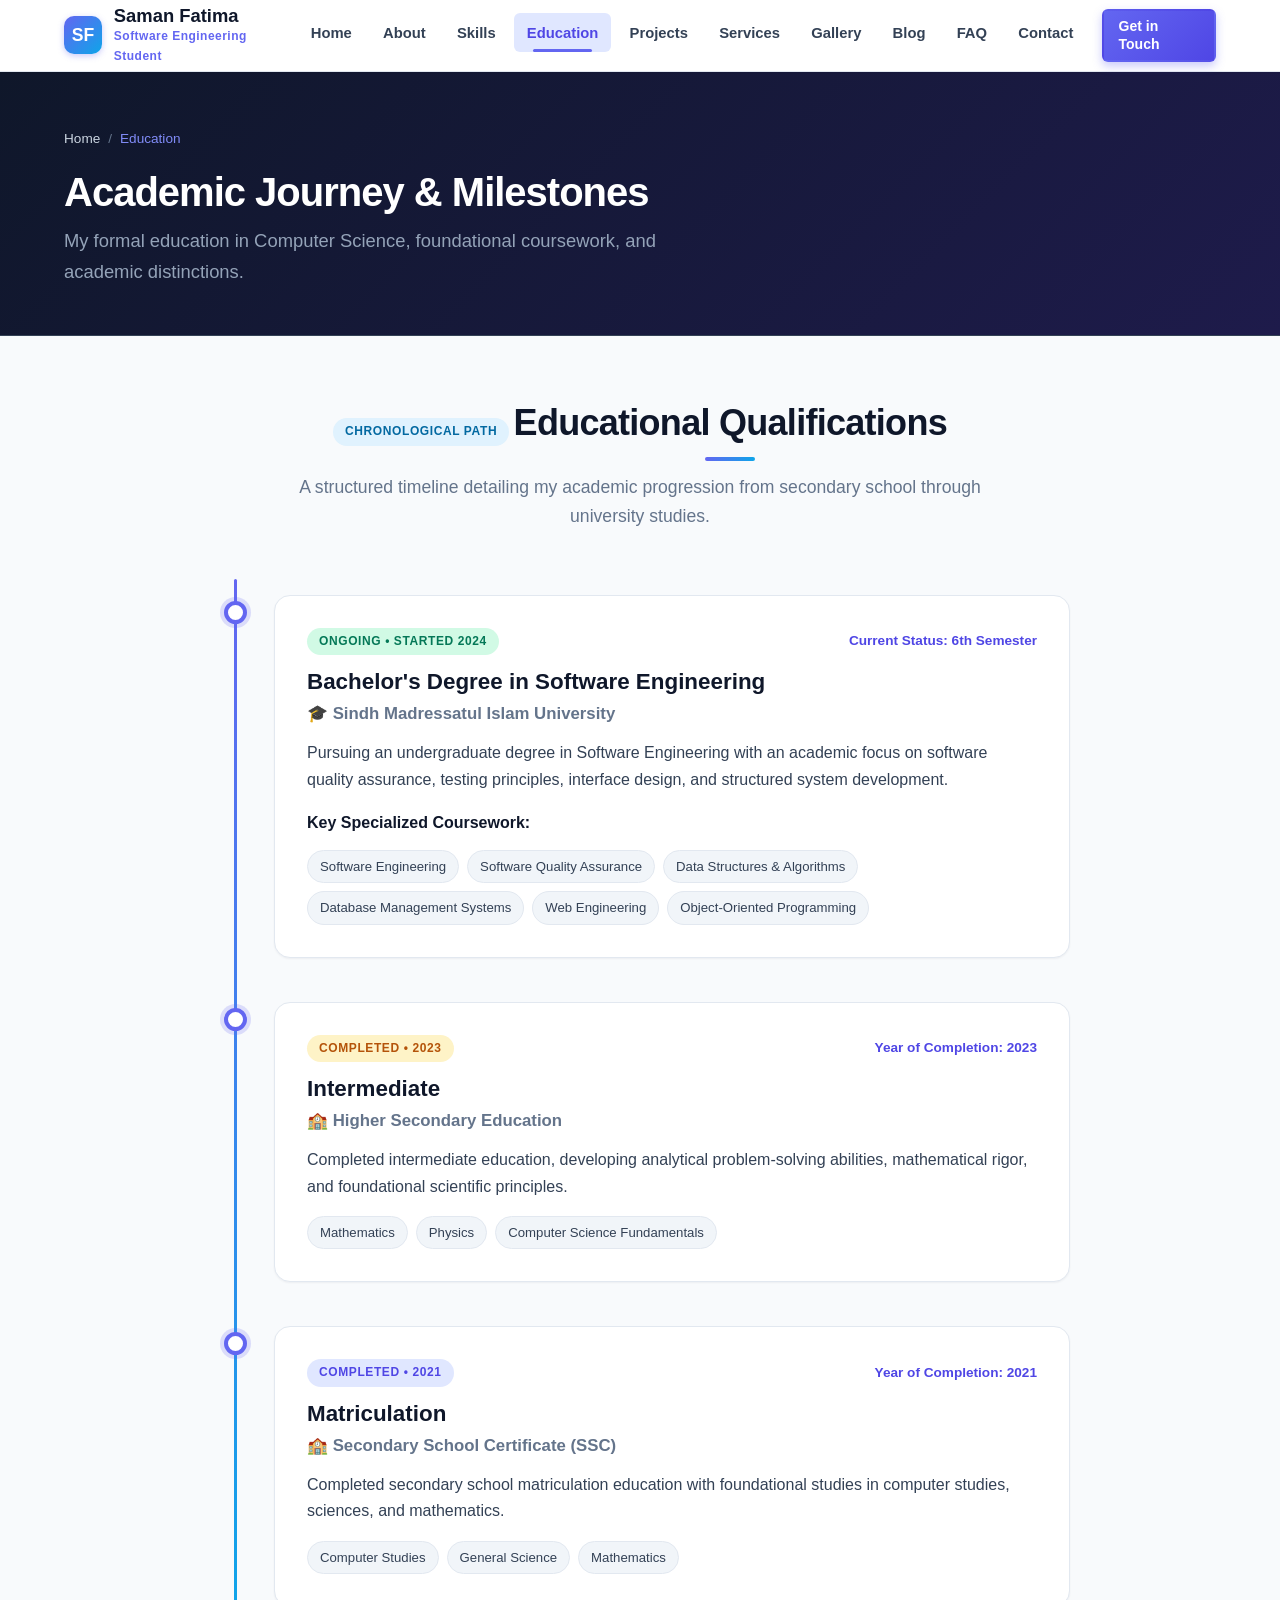
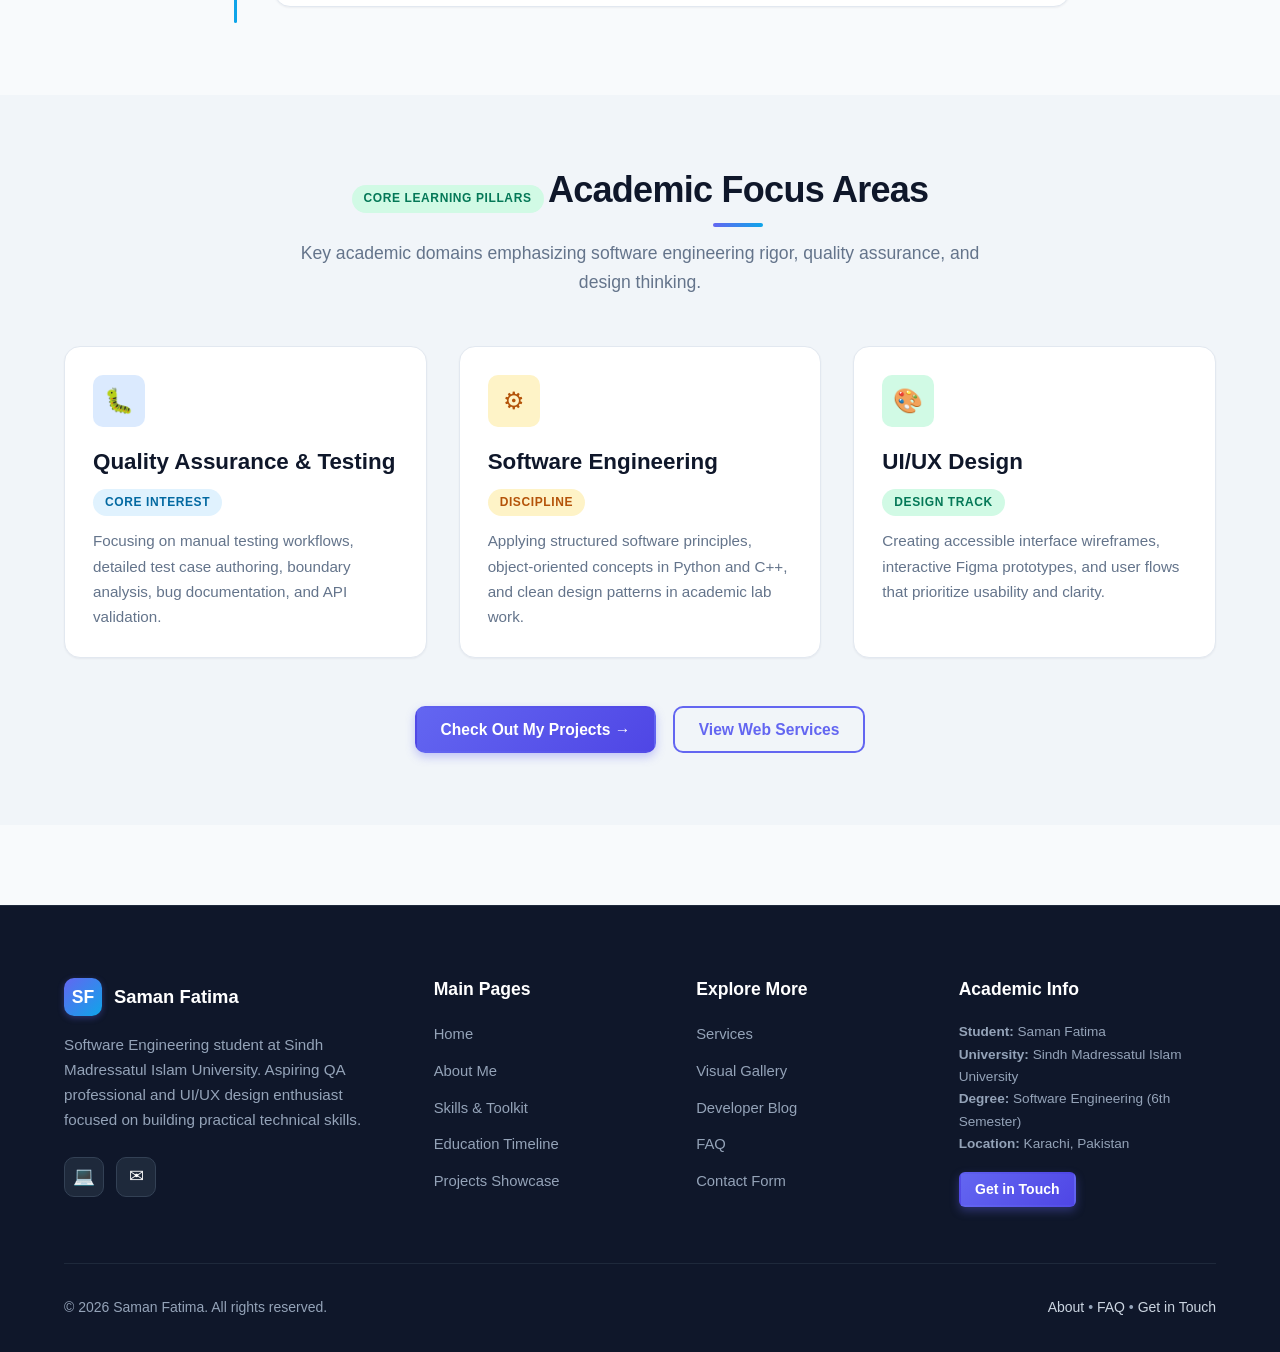
<file: education.html>
<!DOCTYPE html>
<html lang="en">
<head>
  <meta charset="UTF-8">
  <meta name="viewport" content="width=device-width, initial-scale=1.0">
  <meta name="description" content="Academic journey of Saman Fatima - Bachelor's Degree in Software Engineering at Sindh Madressatul Islam University, Intermediate (2023), and Matriculation (2021).">
  <meta name="author" content="Saman Fatima">
  <title>Education Timeline | Saman Fatima - Portfolio</title>
  <link rel="icon" type="image/svg+xml" href="images/favicon.svg">
  <link rel="stylesheet" href="css/style.css">
</head>
<body>

  <!-- ================= SITE HEADER & NAVIGATION ================= -->
  <header class="site-header">
    <div class="container header-inner">
      <a href="index.html" class="brand" aria-label="Saman Fatima Home">
        <div class="brand-icon" aria-hidden="true">SF</div>
        <div class="brand-title">
          <span class="brand-name">Saman Fatima</span>
          <span class="brand-sub">Software Engineering Student</span>
        </div>
      </a>

      <!-- Pure CSS Mobile Menu Checkbox & Hamburger Label -->
      <input type="checkbox" id="nav-toggle" class="nav-toggle" aria-label="Toggle Navigation Menu">
      <label for="nav-toggle" class="nav-toggle-label" aria-label="Toggle navigation">
        <span></span>
        <span></span>
        <span></span>
      </label>

      <!-- 10 Navigation Links -->
      <nav class="site-nav" aria-label="Main Navigation">
        <ul class="nav-list">
          <li><a href="index.html" class="nav-link">Home</a></li>
          <li><a href="about.html" class="nav-link">About</a></li>
          <li><a href="skills.html" class="nav-link">Skills</a></li>
          <li><a href="education.html" class="nav-link active">Education</a></li>
          <li><a href="projects.html" class="nav-link">Projects</a></li>
          <li><a href="services.html" class="nav-link">Services</a></li>
          <li><a href="gallery.html" class="nav-link">Gallery</a></li>
          <li><a href="blog.html" class="nav-link">Blog</a></li>
          <li><a href="faq.html" class="nav-link">FAQ</a></li>
          <li><a href="contact.html" class="nav-link">Contact</a></li>
        </ul>
        <div class="header-cta">
          <a href="contact.html" class="btn btn-primary btn-sm">Get in Touch</a>
        </div>
      </nav>
    </div>
  </header>

  <!-- ================= PAGE BANNER ================= -->
  <div class="page-banner">
    <div class="container">
      <nav class="breadcrumb" aria-label="Breadcrumb">
        <a href="index.html">Home</a>
        <span class="breadcrumb-separator">/</span>
        <span aria-current="page">Education</span>
      </nav>
      <h1>Academic Journey &amp; Milestones</h1>
      <p>My formal education in Computer Science, foundational coursework, and academic distinctions.</p>
    </div>
  </div>

  <!-- ================= MAIN CONTENT ================= -->
  <main>
    <!-- ACADEMIC TIMELINE SECTION -->
    <section class="section" style="padding-top: 1rem;">
      <div class="container">
        <header class="section-header">
          <span class="badge badge-cyan">Chronological Path</span>
          <h2>Educational Qualifications</h2>
          <p>A structured timeline detailing my academic progression from secondary school through university studies.</p>
        </header>

        <div class="timeline">
          <!-- Timeline Item 1: Undergraduate Degree -->
          <div class="timeline-item">
            <div class="timeline-dot" aria-hidden="true"></div>
            <article class="timeline-card">
              <div class="timeline-meta">
                <span class="badge badge-teal">Ongoing &bull; Started 2024</span>
                <span class="timeline-date">Current Status: 6th Semester</span>
              </div>
              <h3 style="font-size: 1.4rem; margin-bottom: 0.25rem;">Bachelor's Degree in Software Engineering</h3>
              <p class="timeline-institution">&#127891; Sindh Madressatul Islam University</p>
              <p style="color: var(--text-secondary); margin-bottom: 1rem;">
                Pursuing an undergraduate degree in Software Engineering with an academic focus on software quality assurance, testing principles, interface design, and structured system development.
              </p>
              
              <h4 style="font-size: 1rem; margin-top: 1.25rem; margin-bottom: 0.5rem; color: var(--color-primary);">Key Specialized Coursework:</h4>
              <div class="coursework-chips">
                <span class="course-chip">Software Engineering</span>
                <span class="course-chip">Software Quality Assurance</span>
                <span class="course-chip">Data Structures &amp; Algorithms</span>
                <span class="course-chip">Database Management Systems</span>
                <span class="course-chip">Web Engineering</span>
                <span class="course-chip">Object-Oriented Programming</span>
              </div>
            </article>
          </div>

          <!-- Timeline Item 2: Intermediate -->
          <div class="timeline-item">
            <div class="timeline-dot" aria-hidden="true"></div>
            <article class="timeline-card">
              <div class="timeline-meta">
                <span class="badge badge-amber">Completed &bull; 2023</span>
                <span class="timeline-date">Year of Completion: 2023</span>
              </div>
              <h3 style="font-size: 1.4rem; margin-bottom: 0.25rem;">Intermediate</h3>
              <p class="timeline-institution">&#127979; Higher Secondary Education</p>
              <p style="color: var(--text-secondary); margin-bottom: 1rem;">
                Completed intermediate education, developing analytical problem-solving abilities, mathematical rigor, and foundational scientific principles.
              </p>
              <div class="coursework-chips">
                <span class="course-chip">Mathematics</span>
                <span class="course-chip">Physics</span>
                <span class="course-chip">Computer Science Fundamentals</span>
              </div>
            </article>
          </div>

          <!-- Timeline Item 3: Matriculation -->
          <div class="timeline-item">
            <div class="timeline-dot" aria-hidden="true"></div>
            <article class="timeline-card">
              <div class="timeline-meta">
                <span class="badge">Completed &bull; 2021</span>
                <span class="timeline-date">Year of Completion: 2021</span>
              </div>
              <h3 style="font-size: 1.4rem; margin-bottom: 0.25rem;">Matriculation</h3>
              <p class="timeline-institution">&#127979; Secondary School Certificate (SSC)</p>
              <p style="color: var(--text-secondary); margin-bottom: 1rem;">
                Completed secondary school matriculation education with foundational studies in computer studies, sciences, and mathematics.
              </p>
              <div class="coursework-chips">
                <span class="course-chip">Computer Studies</span>
                <span class="course-chip">General Science</span>
                <span class="course-chip">Mathematics</span>
              </div>
            </article>
          </div>
        </div>
      </div>
    </section>

    <!-- HONORS & CERTIFICATIONS SECTION -->
    <section class="section section-alt">
      <div class="container">
        <header class="section-header">
          <span class="badge badge-teal">Core Learning Pillars</span>
          <h2>Academic Focus Areas</h2>
          <p>Key academic domains emphasizing software engineering rigor, quality assurance, and design thinking.</p>
        </header>

        <div class="grid grid-3">
          <!-- Pillar 1 -->
          <article class="card">
            <div class="feature-icon" style="background-color: #dbeafe; color: #1d4ed8;" aria-hidden="true">&#128027;</div>
            <h3>Quality Assurance &amp; Testing</h3>
            <span class="badge badge-cyan" style="margin-bottom: 0.75rem;">Core Interest</span>
            <p style="font-size: 0.95rem; color: var(--text-muted);">
              Focusing on manual testing workflows, detailed test case authoring, boundary analysis, bug documentation, and API validation.
            </p>
          </article>

          <!-- Pillar 2 -->
          <article class="card">
            <div class="feature-icon" style="background-color: #fef3c7; color: #b45309;" aria-hidden="true">&#9881;</div>
            <h3>Software Engineering</h3>
            <span class="badge badge-amber" style="margin-bottom: 0.75rem;">Discipline</span>
            <p style="font-size: 0.95rem; color: var(--text-muted);">
              Applying structured software principles, object-oriented concepts in Python and C++, and clean design patterns in academic lab work.
            </p>
          </article>

          <!-- Pillar 3 -->
          <article class="card">
            <div class="feature-icon" style="background-color: #d1fae5; color: #047857;" aria-hidden="true">&#127912;</div>
            <h3>UI/UX Design</h3>
            <span class="badge badge-teal" style="margin-bottom: 0.75rem;">Design Track</span>
            <p style="font-size: 0.95rem; color: var(--text-muted);">
              Creating accessible interface wireframes, interactive Figma prototypes, and user flows that prioritize usability and clarity.
            </p>
          </article>
        </div>

        <div style="text-align: center; margin-top: 3rem;">
          <a href="projects.html" class="btn btn-primary">Check Out My Projects &rarr;</a>
          <a href="services.html" class="btn btn-outline" style="margin-left: 0.75rem;">View Web Services</a>
        </div>
      </div>
    </section>
  </main>

  <!-- ================= SITE FOOTER ================= -->
  <footer class="site-footer">
    <div class="container">
      <div class="footer-grid">
        <div class="footer-brand">
          <div class="brand">
            <div class="brand-icon" aria-hidden="true">SF</div>
            <span class="brand-name">Saman Fatima</span>
          </div>
          <p>
            Software Engineering student at Sindh Madressatul Islam University. Aspiring QA professional and UI/UX design enthusiast focused on building practical technical skills.
          </p>
          <div class="social-links">
            <a href="https://github.com/SamanFatima24" class="social-link" aria-label="GitHub Profile" target="_blank" rel="noopener noreferrer">&#128187;</a>
            <a href="mailto:saman24fatima@gmail.com" class="social-link" aria-label="Send Email">&#9993;</a>
          </div>
        </div>

        <div>
          <h4 class="footer-title">Main Pages</h4>
          <ul class="footer-links">
            <li><a href="index.html">Home</a></li>
            <li><a href="about.html">About Me</a></li>
            <li><a href="skills.html">Skills &amp; Toolkit</a></li>
            <li><a href="education.html">Education Timeline</a></li>
            <li><a href="projects.html">Projects Showcase</a></li>
          </ul>
        </div>

        <div>
          <h4 class="footer-title">Explore More</h4>
          <ul class="footer-links">
            <li><a href="services.html">Services</a></li>
            <li><a href="gallery.html">Visual Gallery</a></li>
            <li><a href="blog.html">Developer Blog</a></li>
            <li><a href="faq.html">FAQ</a></li>
            <li><a href="contact.html">Contact Form</a></li>
          </ul>
        </div>

        <div>
          <h4 class="footer-title">Academic Info</h4>
          <p style="font-size: 0.85rem; color: #94a3b8; margin-bottom: 0.5rem;">
            <strong>Student:</strong> Saman Fatima<br>
            <strong>University:</strong> Sindh Madressatul Islam University<br>
            <strong>Degree:</strong> Software Engineering (6th Semester)<br>
            <strong>Location:</strong> Karachi, Pakistan
          </p>
          <a href="contact.html" class="btn btn-primary btn-sm" style="margin-top: 0.5rem;">Get in Touch</a>
        </div>
      </div>

      <div class="footer-bottom">
        <div>
          &copy; 2026 Saman Fatima. All rights reserved.
        </div>
        <div>
          <a href="about.html">About</a> &bull;
          <a href="faq.html">FAQ</a> &bull;
          <a href="contact.html">Get in Touch</a>
        </div>
      </div>
    </div>
  </footer>

</body>
</html>
</file>
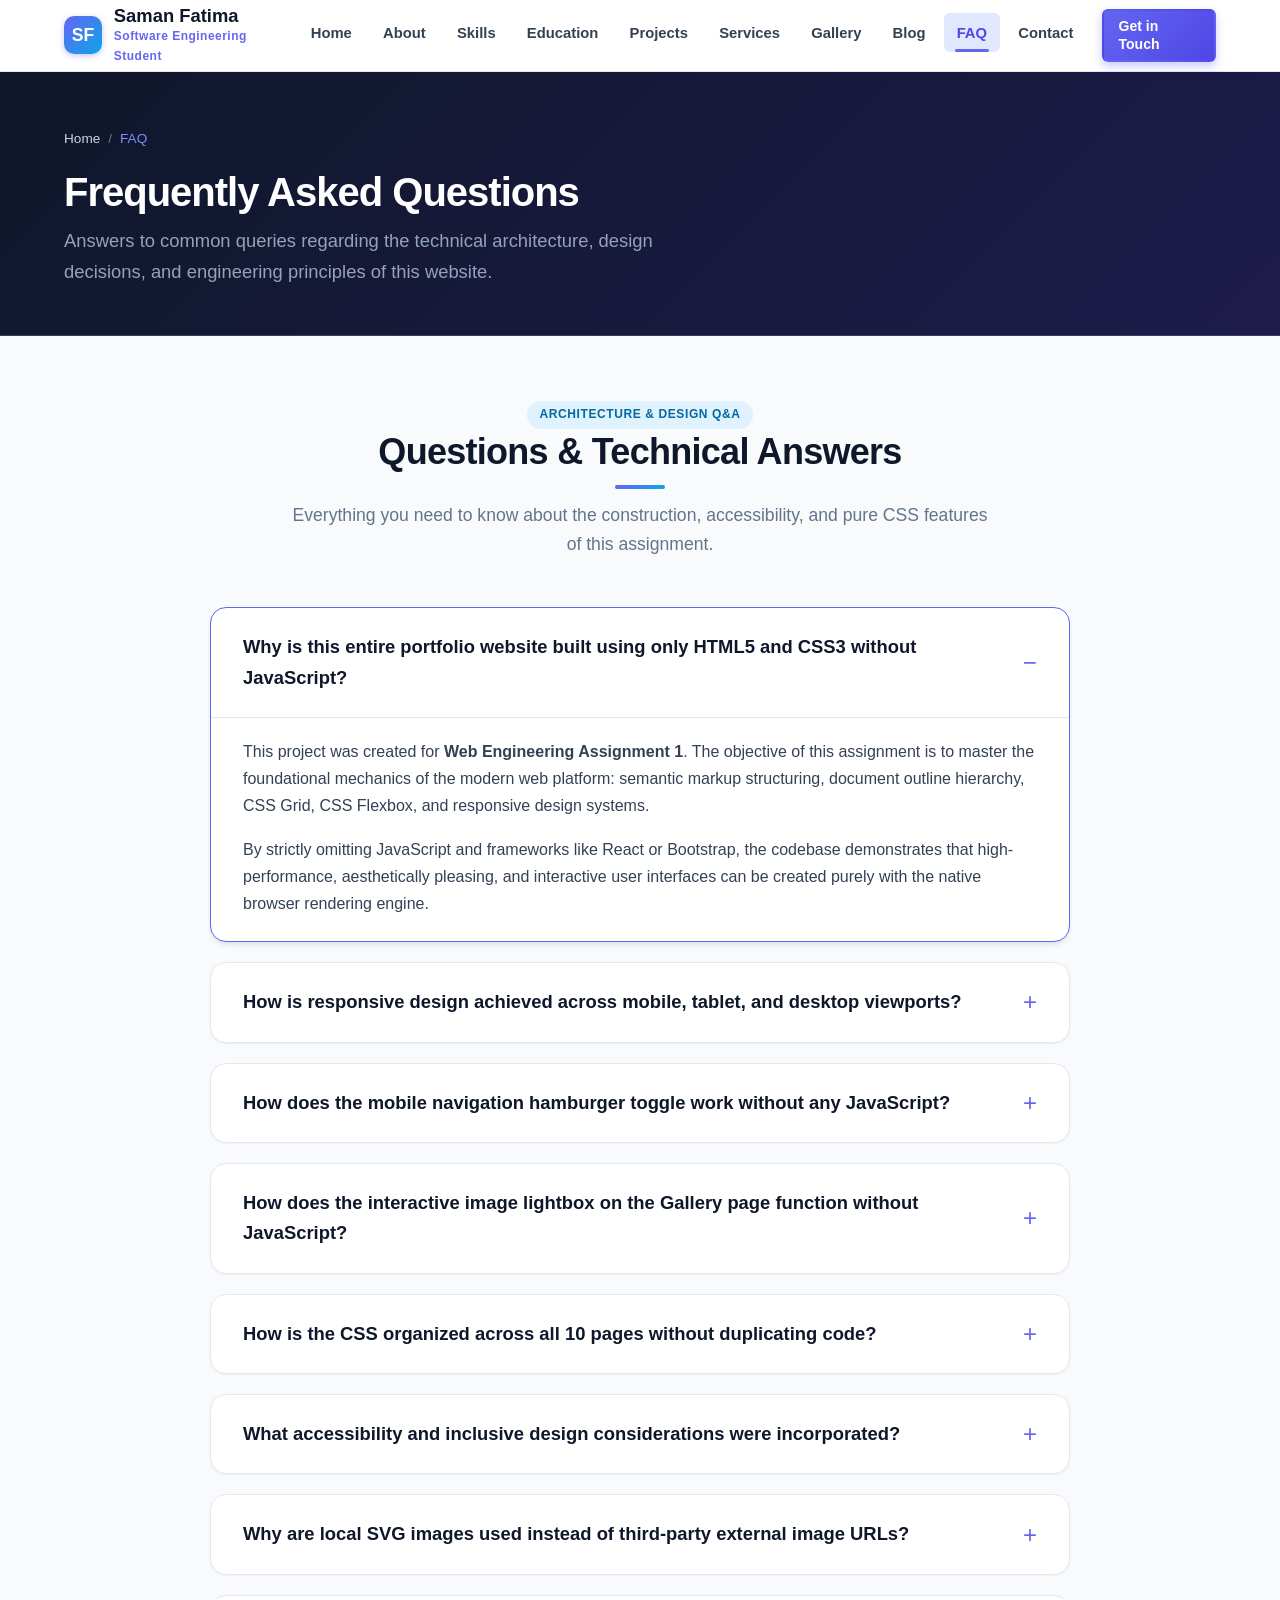
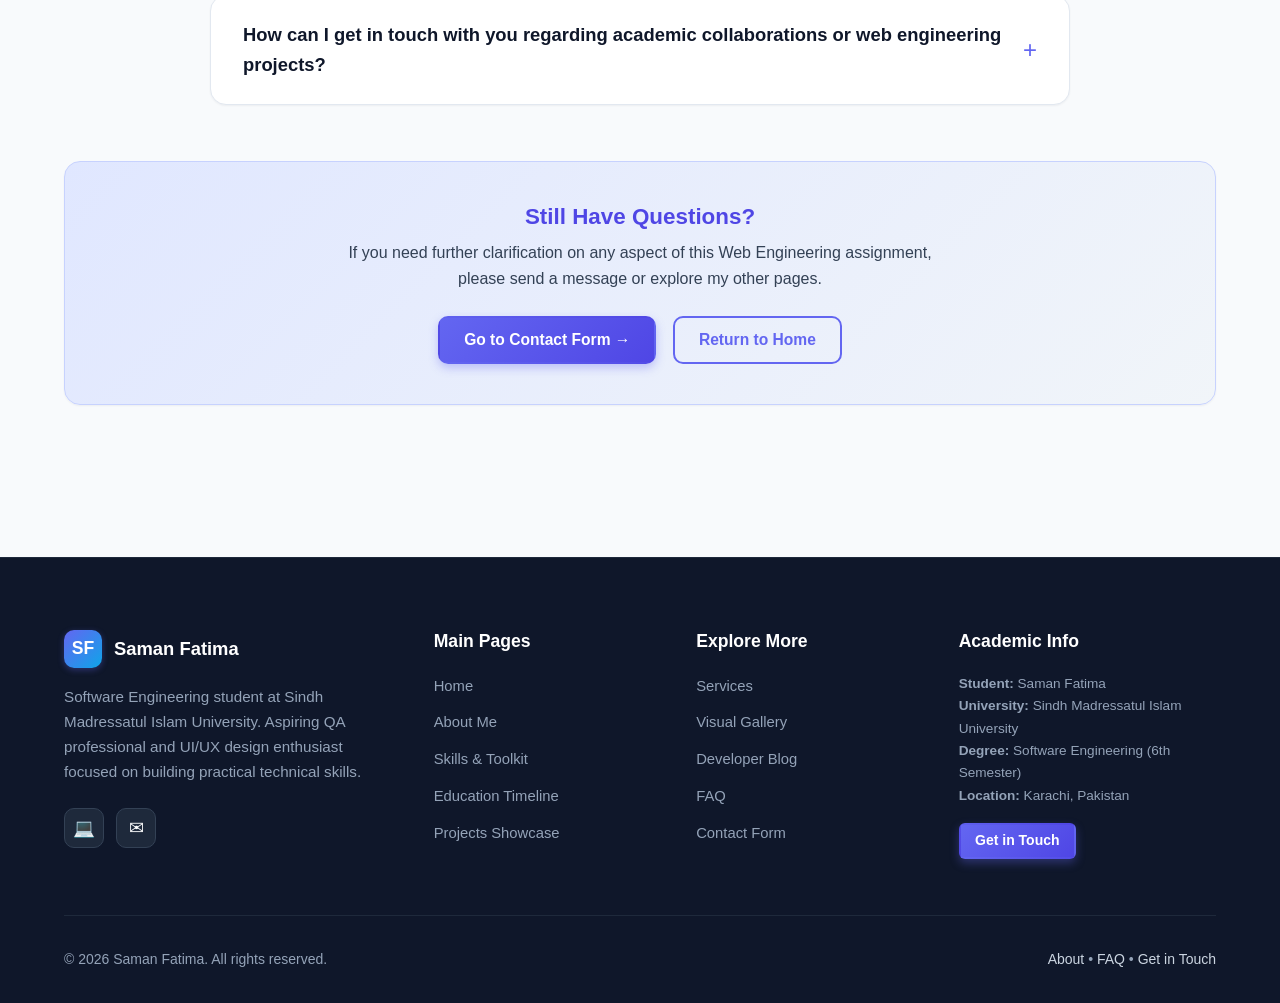
<file: faq.html>
<!DOCTYPE html>
<html lang="en">
<head>
  <meta charset="UTF-8">
  <meta name="viewport" content="width=device-width, initial-scale=1.0">
  <meta name="description" content="Frequently Asked Questions about Saman Fatima's portfolio, software engineering architecture, and pure CSS techniques.">
  <meta name="author" content="Saman Fatima">
  <title>Frequently Asked Questions (FAQ) | Saman Fatima - Portfolio</title>
  <link rel="icon" type="image/svg+xml" href="images/favicon.svg">
  <link rel="stylesheet" href="css/style.css">
</head>
<body>

  <!-- ================= SITE HEADER & NAVIGATION ================= -->
  <header class="site-header">
    <div class="container header-inner">
      <a href="index.html" class="brand" aria-label="Saman Fatima Home">
        <div class="brand-icon" aria-hidden="true">SF</div>
        <div class="brand-title">
          <span class="brand-name">Saman Fatima</span>
          <span class="brand-sub">Software Engineering Student</span>
        </div>
      </a>

      <!-- Pure CSS Mobile Menu Checkbox & Hamburger Label -->
      <input type="checkbox" id="nav-toggle" class="nav-toggle" aria-label="Toggle Navigation Menu">
      <label for="nav-toggle" class="nav-toggle-label" aria-label="Toggle navigation">
        <span></span>
        <span></span>
        <span></span>
      </label>

      <!-- 10 Navigation Links -->
      <nav class="site-nav" aria-label="Main Navigation">
        <ul class="nav-list">
          <li><a href="index.html" class="nav-link">Home</a></li>
          <li><a href="about.html" class="nav-link">About</a></li>
          <li><a href="skills.html" class="nav-link">Skills</a></li>
          <li><a href="education.html" class="nav-link">Education</a></li>
          <li><a href="projects.html" class="nav-link">Projects</a></li>
          <li><a href="services.html" class="nav-link">Services</a></li>
          <li><a href="gallery.html" class="nav-link">Gallery</a></li>
          <li><a href="blog.html" class="nav-link">Blog</a></li>
          <li><a href="faq.html" class="nav-link active">FAQ</a></li>
          <li><a href="contact.html" class="nav-link">Contact</a></li>
        </ul>
        <div class="header-cta">
          <a href="contact.html" class="btn btn-primary btn-sm">Get in Touch</a>
        </div>
      </nav>
    </div>
  </header>

  <!-- ================= PAGE BANNER ================= -->
  <div class="page-banner">
    <div class="container">
      <nav class="breadcrumb" aria-label="Breadcrumb">
        <a href="index.html">Home</a>
        <span class="breadcrumb-separator">/</span>
        <span aria-current="page">FAQ</span>
      </nav>
      <h1>Frequently Asked Questions</h1>
      <p>Answers to common queries regarding the technical architecture, design decisions, and engineering principles of this website.</p>
    </div>
  </div>

  <!-- ================= MAIN CONTENT ================= -->
  <main>
    <section class="section" style="padding-top: 1rem;">
      <div class="container">
        <header class="section-header">
          <span class="badge badge-cyan">Architecture &amp; Design Q&amp;A</span>
          <h2>Questions &amp; Technical Answers</h2>
          <p>Everything you need to know about the construction, accessibility, and pure CSS features of this assignment.</p>
        </header>

        <div class="faq-container">
          <!-- FAQ 1: Why HTML & CSS only? -->
          <details class="faq-item" open>
            <summary class="faq-summary">
              Why is this entire portfolio website built using only HTML5 and CSS3 without JavaScript?
            </summary>
            <div class="faq-content">
              <p>
                This project was created for <strong>Web Engineering Assignment 1</strong>. The objective of this assignment is to master the foundational mechanics of the modern web platform: semantic markup structuring, document outline hierarchy, CSS Grid, CSS Flexbox, and responsive design systems.
              </p>
              <p>
                By strictly omitting JavaScript and frameworks like React or Bootstrap, the codebase demonstrates that high-performance, aesthetically pleasing, and interactive user interfaces can be created purely with the native browser rendering engine.
              </p>
            </div>
          </details>

          <!-- FAQ 2: Responsive Design & Media Queries -->
          <details class="faq-item">
            <summary class="faq-summary">
              How is responsive design achieved across mobile, tablet, and desktop viewports?
            </summary>
            <div class="faq-content">
              <p>
                Responsive design is achieved through a combination of fluid layout grids and targeted CSS3 media queries:
              </p>
              <ul>
                <li><strong>CSS Grid Auto-Fit:</strong> Multi-column cards use <code>grid-template-columns: repeat(auto-fit, minmax(...))</code> which naturally wrap without requiring breakpoints.</li>
                <li><strong>Breakpoints at 1024px &amp; 768px:</strong> As screen real estate narrows, 4-column grids collapse to 2 columns, and ultimately to a single comfortable vertical column on mobile screens.</li>
                <li><strong>Relative Units:</strong> Spacing and typography rely on relative units (<code>rem</code>, <code>em</code>, <code>%</code>) ensuring text scales gracefully when users adjust their device font size settings.</li>
              </ul>
            </div>
          </details>

          <!-- FAQ 3: Pure CSS Hamburger Menu -->
          <details class="faq-item">
            <summary class="faq-summary">
              How does the mobile navigation hamburger toggle work without any JavaScript?
            </summary>
            <div class="faq-content">
              <p>
                The mobile navigation uses a celebrated pure CSS technique known as the <strong>Checkbox Hack</strong>:
              </p>
              <ol>
                <li>A standard HTML checkbox <code>&lt;input type="checkbox" id="nav-toggle" class="nav-toggle"&gt;</code> is placed at the top of the header and hidden with <code>display: none</code>.</li>
                <li>A semantic <code>&lt;label for="nav-toggle"&gt;</code> containing three CSS span bars is displayed as the hamburger icon on mobile viewports.</li>
                <li>When the user taps the label, the browser natively toggles the checkbox's state. In CSS, the selector <code>.nav-toggle:checked ~ .site-nav</code> targets the adjacent navigation drawer and sets <code>display: flex</code>, while animating the hamburger bars into an "X"!</li>
              </ol>
            </div>
          </details>

          <!-- FAQ 4: Pure CSS Modal Lightbox -->
          <details class="faq-item">
            <summary class="faq-summary">
              How does the interactive image lightbox on the Gallery page function without JavaScript?
            </summary>
            <div class="faq-content">
              <p>
                The gallery modal operates using the CSS3 <strong><code>:target</code> pseudo-class</strong>:
              </p>
              <p>
                Each gallery thumbnail links to an element ID (for example, <code>href="#preview-1"</code>). When clicked, the browser appends <code>#preview-1</code> to the URL. The CSS rule <code>.lightbox-modal:target { display: flex; }</code> immediately activates the full-screen overlay. Clicking the modal close button (which links back to <code>#gallery</code>) changes the URL hash, effortlessly dismissing the modal with zero scripts.
              </p>
            </div>
          </details>

          <!-- FAQ 5: CSS Organization & Sharing -->
          <details class="faq-item">
            <summary class="faq-summary">
              How is the CSS organized across all 10 pages without duplicating code?
            </summary>
            <div class="faq-content">
              <p>
                All styles reside in a single external stylesheet: <code>css/style.css</code>. Every HTML document includes the same <code>&lt;link rel="stylesheet" href="css/style.css"&gt;</code> tag in its <code>&lt;head&gt;</code>.
              </p>
              <p>
                The stylesheet is architected using <strong>CSS Custom Properties (Variables)</strong> in the <code>:root</code> scope for brand colors, elevation shadows, typography, and border radii. Reusable utility classes (<code>.container</code>, <code>.grid-2</code>, <code>.grid-3</code>, <code>.btn</code>, <code>.card</code>) allow consistent layout generation across all 10 pages.
              </p>
            </div>
          </details>

          <!-- FAQ 6: Accessibility Standards -->
          <details class="faq-item">
            <summary class="faq-summary">
              What accessibility and inclusive design considerations were incorporated?
            </summary>
            <div class="faq-content">
              <p>
                Accessibility was considered throughout the design and markup phases:
              </p>
              <ul>
                <li><strong>WCAG 2.1 AA Contrast:</strong> The navy text on light backgrounds and white text on primary purple buttons exceed the minimum contrast ratio of 4.5:1.</li>
                <li><strong>Keyboard Navigation:</strong> All interactive links and buttons feature visible focus indicators (<code>:focus-visible</code>) for keyboard-only users.</li>
                <li><strong>Accessible Forms:</strong> Every input element in the contact form features an explicitly associated <code>&lt;label for="..."&gt;</code> tag.</li>
                <li><strong>Screen Reader Landmarks:</strong> All pages utilize semantic landmark tags (<code>&lt;header&gt;</code>, <code>&lt;nav&gt;</code>, <code>&lt;main&gt;</code>, <code>&lt;article&gt;</code>, <code>&lt;footer&gt;</code>) and descriptive <code>alt</code> attributes on all images.</li>
              </ul>
            </div>
          </details>

          <!-- FAQ 7: Local Image Resilience -->
          <details class="faq-item">
            <summary class="faq-summary">
              Why are local SVG images used instead of third-party external image URLs?
            </summary>
            <div class="faq-content">
              <p>
                External image URLs frequently suffer from network latency, rate limits, or broken link 404 errors. By storing handcrafted vector SVG graphics locally in the <code>images/</code> folder:
              </p>
              <ul>
                <li>The website functions completely offline without an active internet connection.</li>
                <li>Vector graphics scale crisply to any screen resolution (from mobile phones to 4K displays) without pixelation.</li>
                <li>The total download payload remains minuscule, enabling instantaneous page load speeds.</li>
              </ul>
            </div>
          </details>

          <!-- FAQ 8: Collaboration & Contact -->
          <details class="faq-item">
            <summary class="faq-summary">
              How can I get in touch with you regarding academic collaborations or web engineering projects?
            </summary>
            <div class="faq-content">
              <p>
                You can reach out via the <a href="contact.html">Contact Page</a> by filling out the inquiry form, emailing me directly at <a href="mailto:saman24fatima@gmail.com">saman24fatima@gmail.com</a>, or connecting through my GitHub profile located in the website footer.
              </p>
            </div>
          </details>
        </div>

        <!-- STILL HAVE QUESTIONS CTA BOX -->
        <div class="card" style="margin-top: 3.5rem; text-align: center; background: linear-gradient(135deg, var(--color-purple-light), #f1f5f9); border-color: #c7d2fe; padding: 2.5rem 2rem;">
          <h3 style="color: var(--color-purple-dark); margin-bottom: 0.5rem;">Still Have Questions?</h3>
          <p style="color: var(--text-secondary); max-width: 600px; margin: 0 auto 1.5rem auto;">
            If you need further clarification on any aspect of this Web Engineering assignment, please send a message or explore my other pages.
          </p>
          <div>
            <a href="contact.html" class="btn btn-primary">Go to Contact Form &rarr;</a>
            <a href="index.html" class="btn btn-outline" style="margin-left: 0.75rem;">Return to Home</a>
          </div>
        </div>
      </div>
    </section>
  </main>

  <!-- ================= SITE FOOTER ================= -->
  <footer class="site-footer">
    <div class="container">
      <div class="footer-grid">
        <div class="footer-brand">
          <div class="brand">
            <div class="brand-icon" aria-hidden="true">SF</div>
            <span class="brand-name">Saman Fatima</span>
          </div>
          <p>
            Software Engineering student at Sindh Madressatul Islam University. Aspiring QA professional and UI/UX design enthusiast focused on building practical technical skills.
          </p>
          <div class="social-links">
            <a href="https://github.com/SamanFatima24" class="social-link" aria-label="GitHub Profile" target="_blank" rel="noopener noreferrer">&#128187;</a>
            <a href="mailto:saman24fatima@gmail.com" class="social-link" aria-label="Send Email">&#9993;</a>
          </div>
        </div>

        <div>
          <h4 class="footer-title">Main Pages</h4>
          <ul class="footer-links">
            <li><a href="index.html">Home</a></li>
            <li><a href="about.html">About Me</a></li>
            <li><a href="skills.html">Skills &amp; Toolkit</a></li>
            <li><a href="education.html">Education Timeline</a></li>
            <li><a href="projects.html">Projects Showcase</a></li>
          </ul>
        </div>

        <div>
          <h4 class="footer-title">Explore More</h4>
          <ul class="footer-links">
            <li><a href="services.html">Services</a></li>
            <li><a href="gallery.html">Visual Gallery</a></li>
            <li><a href="blog.html">Developer Blog</a></li>
            <li><a href="faq.html">FAQ</a></li>
            <li><a href="contact.html">Contact Form</a></li>
          </ul>
        </div>

        <div>
          <h4 class="footer-title">Academic Info</h4>
          <p style="font-size: 0.85rem; color: #94a3b8; margin-bottom: 0.5rem;">
            <strong>Student:</strong> Saman Fatima<br>
            <strong>University:</strong> Sindh Madressatul Islam University<br>
            <strong>Degree:</strong> Software Engineering (6th Semester)<br>
            <strong>Location:</strong> Karachi, Pakistan
          </p>
          <a href="contact.html" class="btn btn-primary btn-sm" style="margin-top: 0.5rem;">Get in Touch</a>
        </div>
      </div>

      <div class="footer-bottom">
        <div>
          &copy; 2026 Saman Fatima. All rights reserved.
        </div>
        <div>
          <a href="about.html">About</a> &bull;
          <a href="faq.html">FAQ</a> &bull;
          <a href="contact.html">Get in Touch</a>
        </div>
      </div>
    </div>
  </footer>

</body>
</html>
</file>
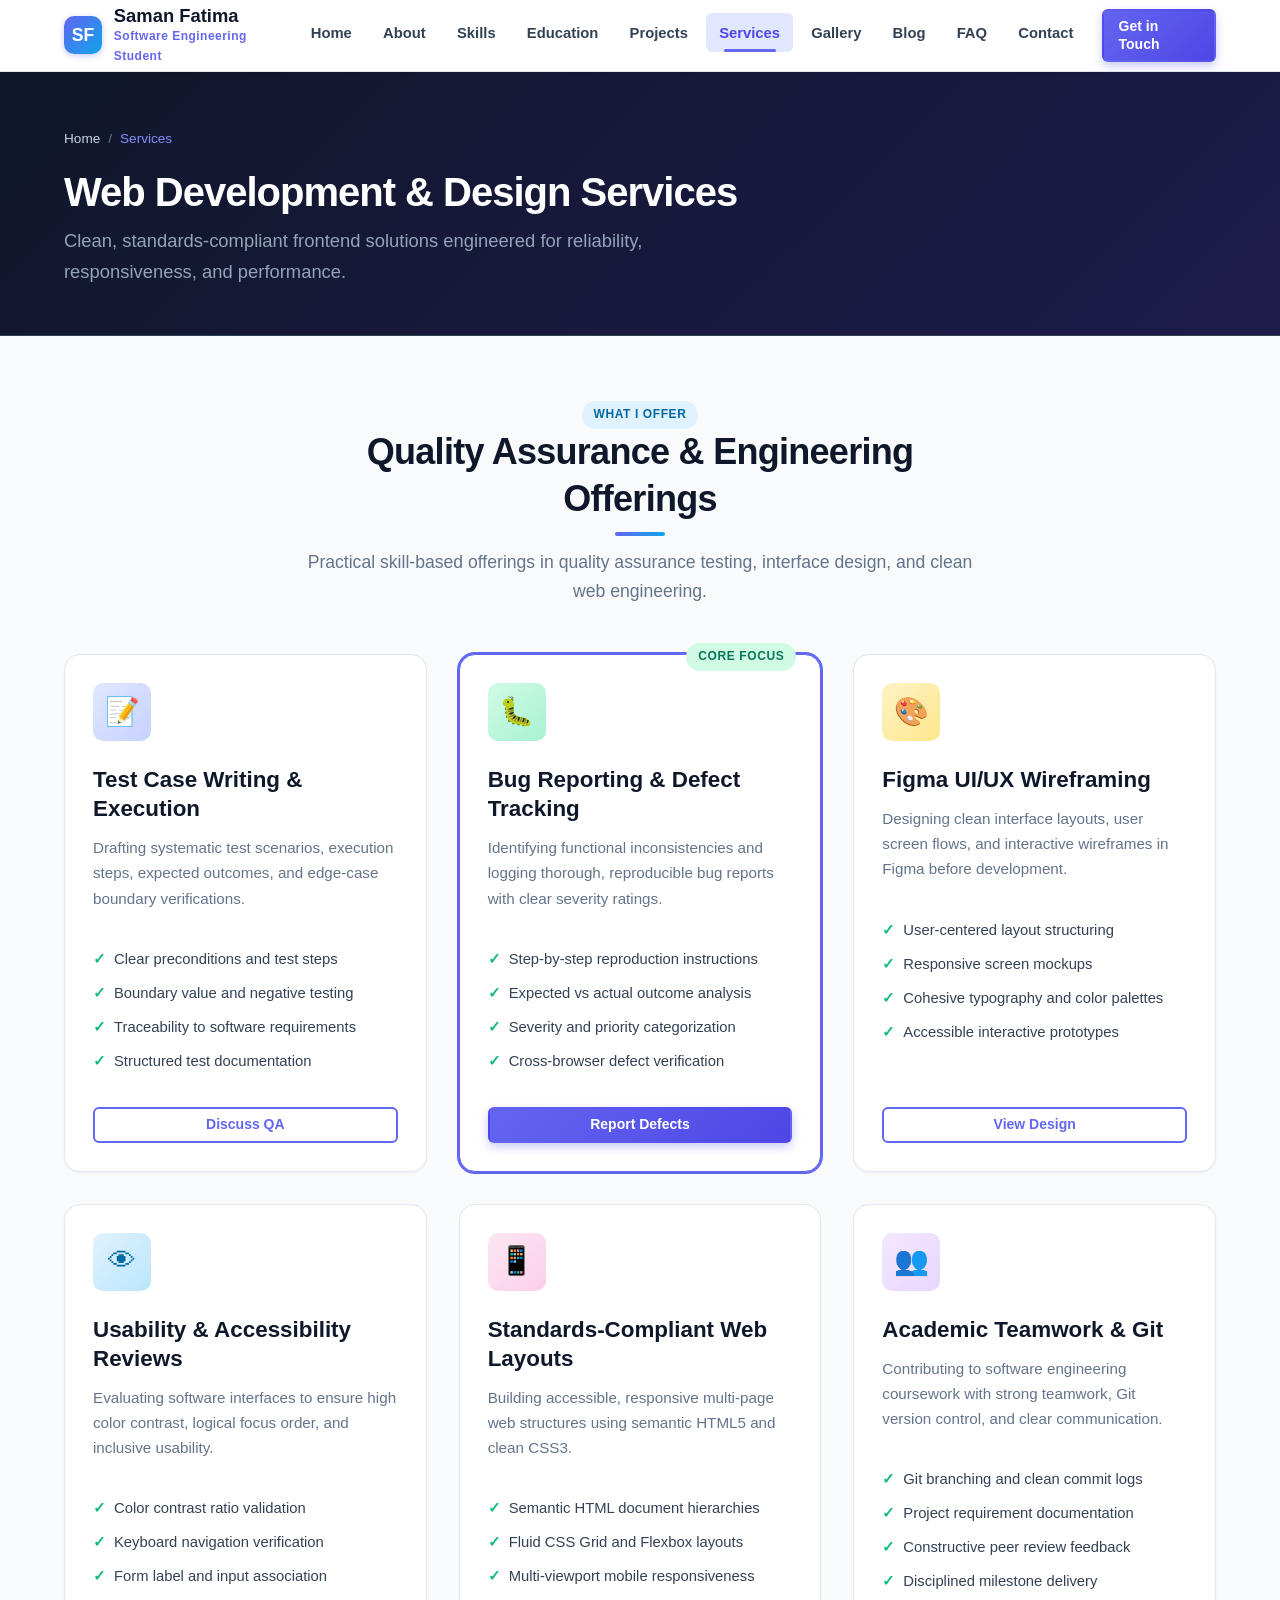
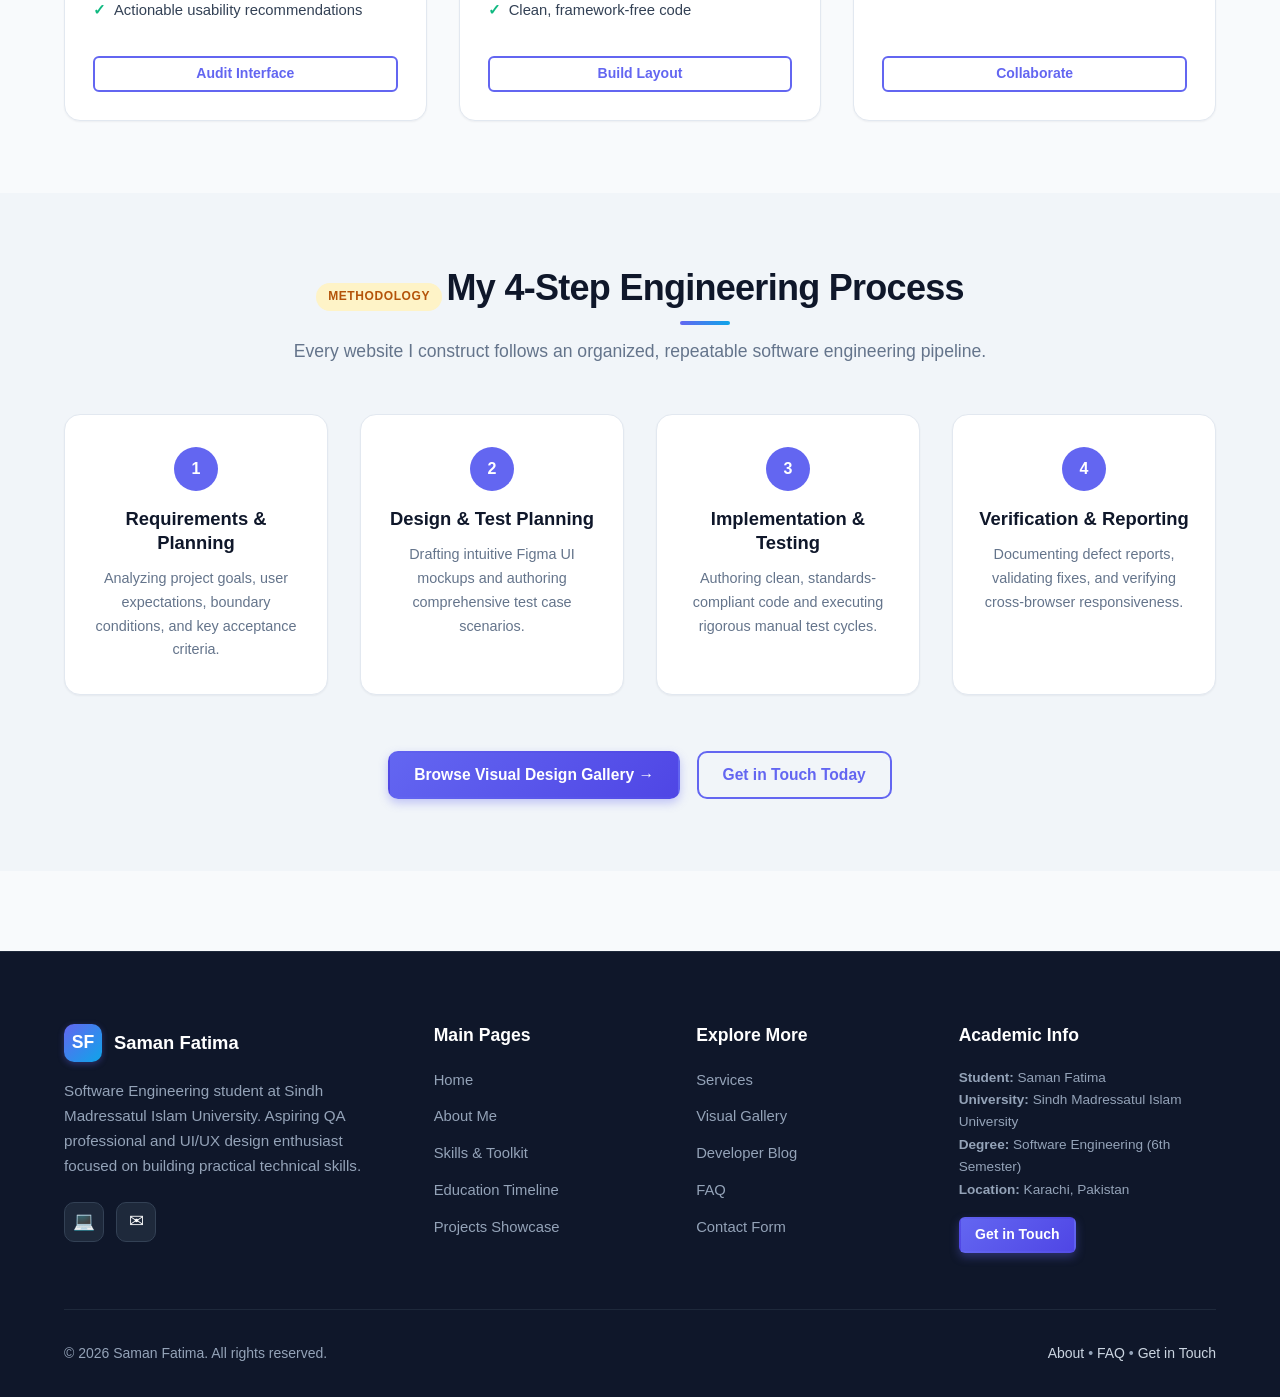
<file: services.html>
<!DOCTYPE html>
<html lang="en">
<head>
  <meta charset="UTF-8">
  <meta name="viewport" content="width=device-width, initial-scale=1.0">
  <meta name="description" content="Quality Assurance testing, UI/UX design, and software engineering services by Saman Fatima - Software Engineering student at Sindh Madressatul Islam University.">
  <meta name="author" content="Saman Fatima">
  <title>Services &amp; Offerings | Saman Fatima - Portfolio</title>
  <link rel="icon" type="image/svg+xml" href="images/favicon.svg">
  <link rel="stylesheet" href="css/style.css">
</head>
<body>

  <!-- ================= SITE HEADER & NAVIGATION ================= -->
  <header class="site-header">
    <div class="container header-inner">
      <a href="index.html" class="brand" aria-label="Saman Fatima Home">
        <div class="brand-icon" aria-hidden="true">SF</div>
        <div class="brand-title">
          <span class="brand-name">Saman Fatima</span>
          <span class="brand-sub">Software Engineering Student</span>
        </div>
      </a>

      <!-- Pure CSS Mobile Menu Checkbox & Hamburger Label -->
      <input type="checkbox" id="nav-toggle" class="nav-toggle" aria-label="Toggle Navigation Menu">
      <label for="nav-toggle" class="nav-toggle-label" aria-label="Toggle navigation">
        <span></span>
        <span></span>
        <span></span>
      </label>

      <!-- 10 Navigation Links -->
      <nav class="site-nav" aria-label="Main Navigation">
        <ul class="nav-list">
          <li><a href="index.html" class="nav-link">Home</a></li>
          <li><a href="about.html" class="nav-link">About</a></li>
          <li><a href="skills.html" class="nav-link">Skills</a></li>
          <li><a href="education.html" class="nav-link">Education</a></li>
          <li><a href="projects.html" class="nav-link">Projects</a></li>
          <li><a href="services.html" class="nav-link active">Services</a></li>
          <li><a href="gallery.html" class="nav-link">Gallery</a></li>
          <li><a href="blog.html" class="nav-link">Blog</a></li>
          <li><a href="faq.html" class="nav-link">FAQ</a></li>
          <li><a href="contact.html" class="nav-link">Contact</a></li>
        </ul>
        <div class="header-cta">
          <a href="contact.html" class="btn btn-primary btn-sm">Get in Touch</a>
        </div>
      </nav>
    </div>
  </header>

  <!-- ================= PAGE BANNER ================= -->
  <div class="page-banner">
    <div class="container">
      <nav class="breadcrumb" aria-label="Breadcrumb">
        <a href="index.html">Home</a>
        <span class="breadcrumb-separator">/</span>
        <span aria-current="page">Services</span>
      </nav>
      <h1>Web Development &amp; Design Services</h1>
      <p>Clean, standards-compliant frontend solutions engineered for reliability, responsiveness, and performance.</p>
    </div>
  </div>

  <!-- ================= MAIN CONTENT ================= -->
  <main>
    <!-- SERVICES GRID SECTION -->
    <section class="section" style="padding-top: 1rem;">
      <div class="container">
        <header class="section-header">
          <span class="badge badge-cyan">What I Offer</span>
          <h2>Quality Assurance &amp; Engineering Offerings</h2>
          <p>Practical skill-based offerings in quality assurance testing, interface design, and clean web engineering.</p>
        </header>

        <div class="grid grid-3">
          <!-- Service 1: Manual Testing & Test Case Writing -->
          <article class="card service-card">
            <div class="service-icon" aria-hidden="true">&#128221;</div>
            <h3>Test Case Writing &amp; Execution</h3>
            <p style="color: var(--text-muted); font-size: 0.95rem;">
              Drafting systematic test scenarios, execution steps, expected outcomes, and edge-case boundary verifications.
            </p>
            <ul class="service-checklist">
              <li><span class="service-check">&#10003;</span> Clear preconditions and test steps</li>
              <li><span class="service-check">&#10003;</span> Boundary value and negative testing</li>
              <li><span class="service-check">&#10003;</span> Traceability to software requirements</li>
              <li><span class="service-check">&#10003;</span> Structured test documentation</li>
            </ul>
            <a href="contact.html" class="btn btn-outline btn-sm">Discuss QA</a>
          </article>

          <!-- Service 2: Manual QA & Bug Reporting -->
          <article class="card service-card service-card-popular">
            <span class="badge badge-teal service-badge">Core Focus</span>
            <div class="service-icon" style="background: linear-gradient(135deg, #d1fae5, #a7f3d0); color: #047857;" aria-hidden="true">&#128027;</div>
            <h3>Bug Reporting &amp; Defect Tracking</h3>
            <p style="color: var(--text-muted); font-size: 0.95rem;">
              Identifying functional inconsistencies and logging thorough, reproducible bug reports with clear severity ratings.
            </p>
            <ul class="service-checklist">
              <li><span class="service-check">&#10003;</span> Step-by-step reproduction instructions</li>
              <li><span class="service-check">&#10003;</span> Expected vs actual outcome analysis</li>
              <li><span class="service-check">&#10003;</span> Severity and priority categorization</li>
              <li><span class="service-check">&#10003;</span> Cross-browser defect verification</li>
            </ul>
            <a href="contact.html" class="btn btn-primary btn-sm">Report Defects</a>
          </article>

          <!-- Service 3: Figma UI/UX Design -->
          <article class="card service-card">
            <div class="service-icon" style="background: linear-gradient(135deg, #fef3c7, #fde68a); color: #b45309;" aria-hidden="true">&#127912;</div>
            <h3>Figma UI/UX Wireframing</h3>
            <p style="color: var(--text-muted); font-size: 0.95rem;">
              Designing clean interface layouts, user screen flows, and interactive wireframes in Figma before development.
            </p>
            <ul class="service-checklist">
              <li><span class="service-check">&#10003;</span> User-centered layout structuring</li>
              <li><span class="service-check">&#10003;</span> Responsive screen mockups</li>
              <li><span class="service-check">&#10003;</span> Cohesive typography and color palettes</li>
              <li><span class="service-check">&#10003;</span> Accessible interactive prototypes</li>
            </ul>
            <a href="contact.html" class="btn btn-outline btn-sm">View Design</a>
          </article>

          <!-- Service 4: Accessibility & Usability Auditing -->
          <article class="card service-card">
            <div class="service-icon" style="background: linear-gradient(135deg, #e0f2fe, #bae6fd); color: #0369a1;" aria-hidden="true">&#128065;</div>
            <h3>Usability &amp; Accessibility Reviews</h3>
            <p style="color: var(--text-muted); font-size: 0.95rem;">
              Evaluating software interfaces to ensure high color contrast, logical focus order, and inclusive usability.
            </p>
            <ul class="service-checklist">
              <li><span class="service-check">&#10003;</span> Color contrast ratio validation</li>
              <li><span class="service-check">&#10003;</span> Keyboard navigation verification</li>
              <li><span class="service-check">&#10003;</span> Form label and input association</li>
              <li><span class="service-check">&#10003;</span> Actionable usability recommendations</li>
            </ul>
            <a href="contact.html" class="btn btn-outline btn-sm">Audit Interface</a>
          </article>

          <!-- Service 5: Responsive Web Layouts -->
          <article class="card service-card">
            <div class="service-icon" style="background: linear-gradient(135deg, #fce7f3, #fbcfe8); color: #be185d;" aria-hidden="true">&#128241;</div>
            <h3>Standards-Compliant Web Layouts</h3>
            <p style="color: var(--text-muted); font-size: 0.95rem;">
              Building accessible, responsive multi-page web structures using semantic HTML5 and clean CSS3.
            </p>
            <ul class="service-checklist">
              <li><span class="service-check">&#10003;</span> Semantic HTML document hierarchies</li>
              <li><span class="service-check">&#10003;</span> Fluid CSS Grid and Flexbox layouts</li>
              <li><span class="service-check">&#10003;</span> Multi-viewport mobile responsiveness</li>
              <li><span class="service-check">&#10003;</span> Clean, framework-free code</li>
            </ul>
            <a href="contact.html" class="btn btn-outline btn-sm">Build Layout</a>
          </article>

          <!-- Service 6: Peer Collaboration & Version Control -->
          <article class="card service-card">
            <div class="service-icon" style="background: linear-gradient(135deg, #f3e8ff, #e9d5ff); color: #7e22ce;" aria-hidden="true">&#128101;</div>
            <h3>Academic Teamwork &amp; Git</h3>
            <p style="color: var(--text-muted); font-size: 0.95rem;">
              Contributing to software engineering coursework with strong teamwork, Git version control, and clear communication.
            </p>
            <ul class="service-checklist">
              <li><span class="service-check">&#10003;</span> Git branching and clean commit logs</li>
              <li><span class="service-check">&#10003;</span> Project requirement documentation</li>
              <li><span class="service-check">&#10003;</span> Constructive peer review feedback</li>
              <li><span class="service-check">&#10003;</span> Disciplined milestone delivery</li>
            </ul>
            <a href="contact.html" class="btn btn-outline btn-sm">Collaborate</a>
          </article>
        </div>
      </div>
    </section>

    <!-- DEVELOPMENT WORKFLOW SECTION -->
    <section class="section section-alt">
      <div class="container">
        <header class="section-header">
          <span class="badge badge-amber">Methodology</span>
          <h2>My 4-Step Engineering Process</h2>
          <p>Every website I construct follows an organized, repeatable software engineering pipeline.</p>
        </header>

        <div class="grid grid-4">
          <!-- Step 1 -->
          <div class="card workflow-step">
            <div class="step-number">1</div>
            <h4>Requirements &amp; Planning</h4>
            <p style="font-size: 0.9rem; color: var(--text-muted);">
              Analyzing project goals, user expectations, boundary conditions, and key acceptance criteria.
            </p>
          </div>

          <!-- Step 2 -->
          <div class="card workflow-step">
            <div class="step-number">2</div>
            <h4>Design &amp; Test Planning</h4>
            <p style="font-size: 0.9rem; color: var(--text-muted);">
              Drafting intuitive Figma UI mockups and authoring comprehensive test case scenarios.
            </p>
          </div>

          <!-- Step 3 -->
          <div class="card workflow-step">
            <div class="step-number">3</div>
            <h4>Implementation &amp; Testing</h4>
            <p style="font-size: 0.9rem; color: var(--text-muted);">
              Authoring clean, standards-compliant code and executing rigorous manual test cycles.
            </p>
          </div>

          <!-- Step 4 -->
          <div class="card workflow-step">
            <div class="step-number">4</div>
            <h4>Verification &amp; Reporting</h4>
            <p style="font-size: 0.9rem; color: var(--text-muted);">
              Documenting defect reports, validating fixes, and verifying cross-browser responsiveness.
            </p>
          </div>
        </div>

        <div style="text-align: center; margin-top: 3.5rem;">
          <a href="gallery.html" class="btn btn-primary">Browse Visual Design Gallery &rarr;</a>
          <a href="contact.html" class="btn btn-outline" style="margin-left: 0.75rem;">Get in Touch Today</a>
        </div>
      </div>
    </section>
  </main>

  <!-- ================= SITE FOOTER ================= -->
  <footer class="site-footer">
    <div class="container">
      <div class="footer-grid">
        <div class="footer-brand">
          <div class="brand">
            <div class="brand-icon" aria-hidden="true">SF</div>
            <span class="brand-name">Saman Fatima</span>
          </div>
          <p>
            Software Engineering student at Sindh Madressatul Islam University. Aspiring QA professional and UI/UX design enthusiast focused on building practical technical skills.
          </p>
          <div class="social-links">
            <a href="https://github.com/SamanFatima24" class="social-link" aria-label="GitHub Profile" target="_blank" rel="noopener noreferrer">&#128187;</a>
            <a href="mailto:saman24fatima@gmail.com" class="social-link" aria-label="Send Email">&#9993;</a>
          </div>
        </div>

        <div>
          <h4 class="footer-title">Main Pages</h4>
          <ul class="footer-links">
            <li><a href="index.html">Home</a></li>
            <li><a href="about.html">About Me</a></li>
            <li><a href="skills.html">Skills &amp; Toolkit</a></li>
            <li><a href="education.html">Education Timeline</a></li>
            <li><a href="projects.html">Projects Showcase</a></li>
          </ul>
        </div>

        <div>
          <h4 class="footer-title">Explore More</h4>
          <ul class="footer-links">
            <li><a href="services.html">Services</a></li>
            <li><a href="gallery.html">Visual Gallery</a></li>
            <li><a href="blog.html">Developer Blog</a></li>
            <li><a href="faq.html">FAQ</a></li>
            <li><a href="contact.html">Contact Form</a></li>
          </ul>
        </div>

        <div>
          <h4 class="footer-title">Academic Info</h4>
          <p style="font-size: 0.85rem; color: #94a3b8; margin-bottom: 0.5rem;">
            <strong>Student:</strong> Saman Fatima<br>
            <strong>University:</strong> Sindh Madressatul Islam University<br>
            <strong>Degree:</strong> Software Engineering (6th Semester)<br>
            <strong>Location:</strong> Karachi, Pakistan
          </p>
          <a href="contact.html" class="btn btn-primary btn-sm" style="margin-top: 0.5rem;">Get in Touch</a>
        </div>
      </div>

      <div class="footer-bottom">
        <div>
          &copy; 2026 Saman Fatima. All rights reserved.
        </div>
        <div>
          <a href="about.html">About</a> &bull;
          <a href="faq.html">FAQ</a> &bull;
          <a href="contact.html">Get in Touch</a>
        </div>
      </div>
    </div>
  </footer>

</body>
</html>
</file>
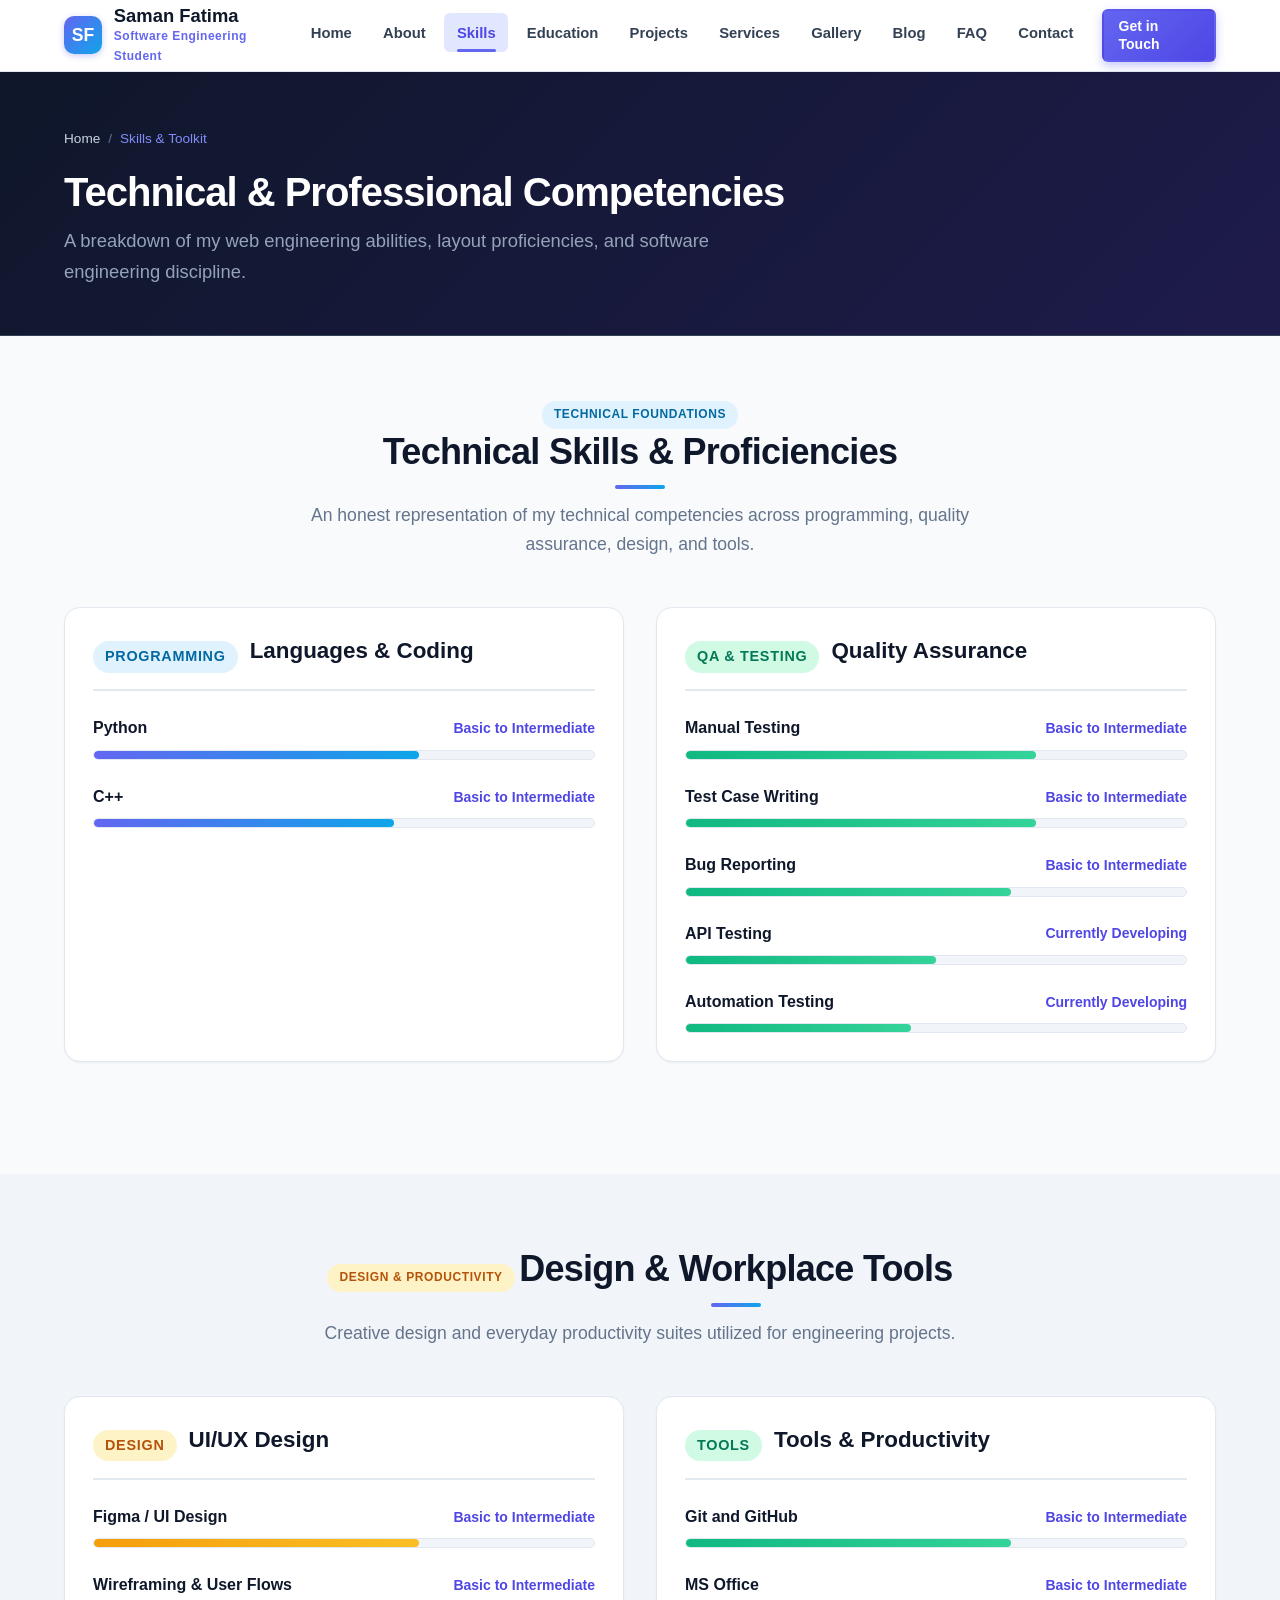
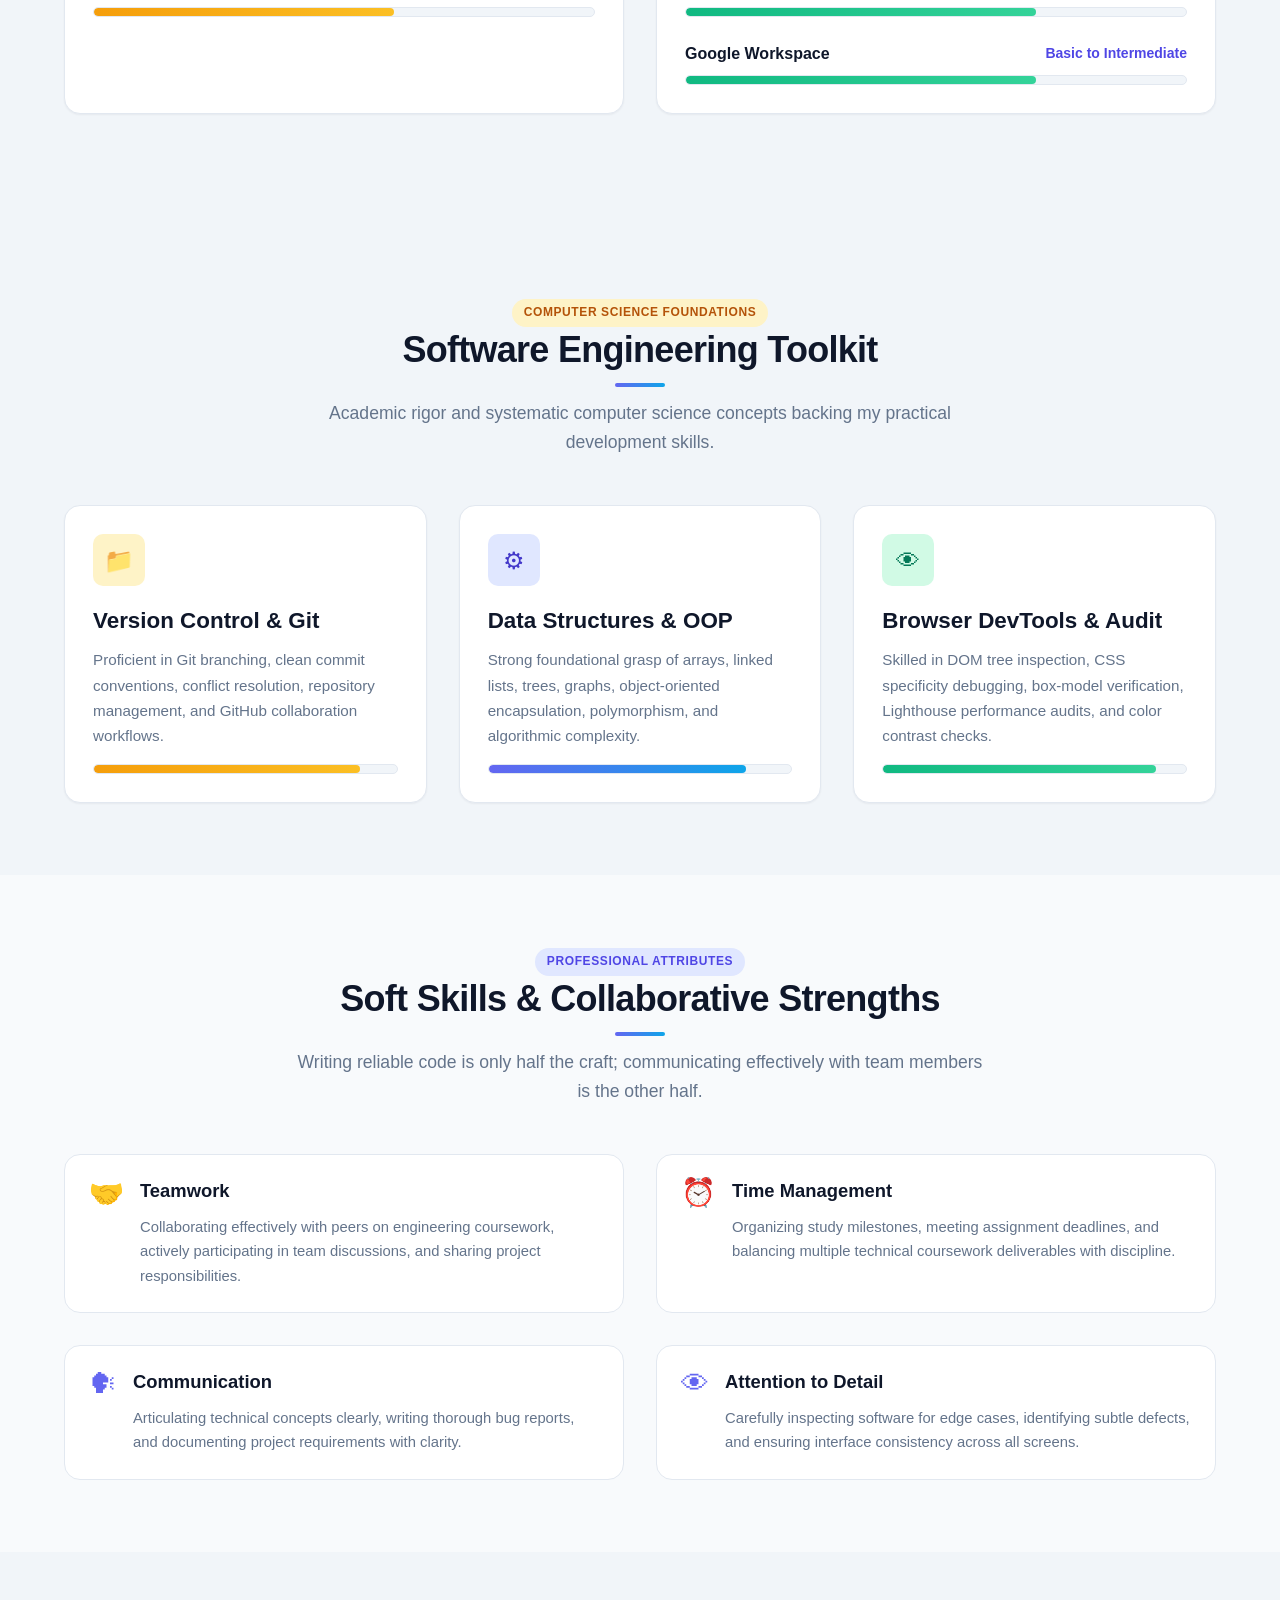
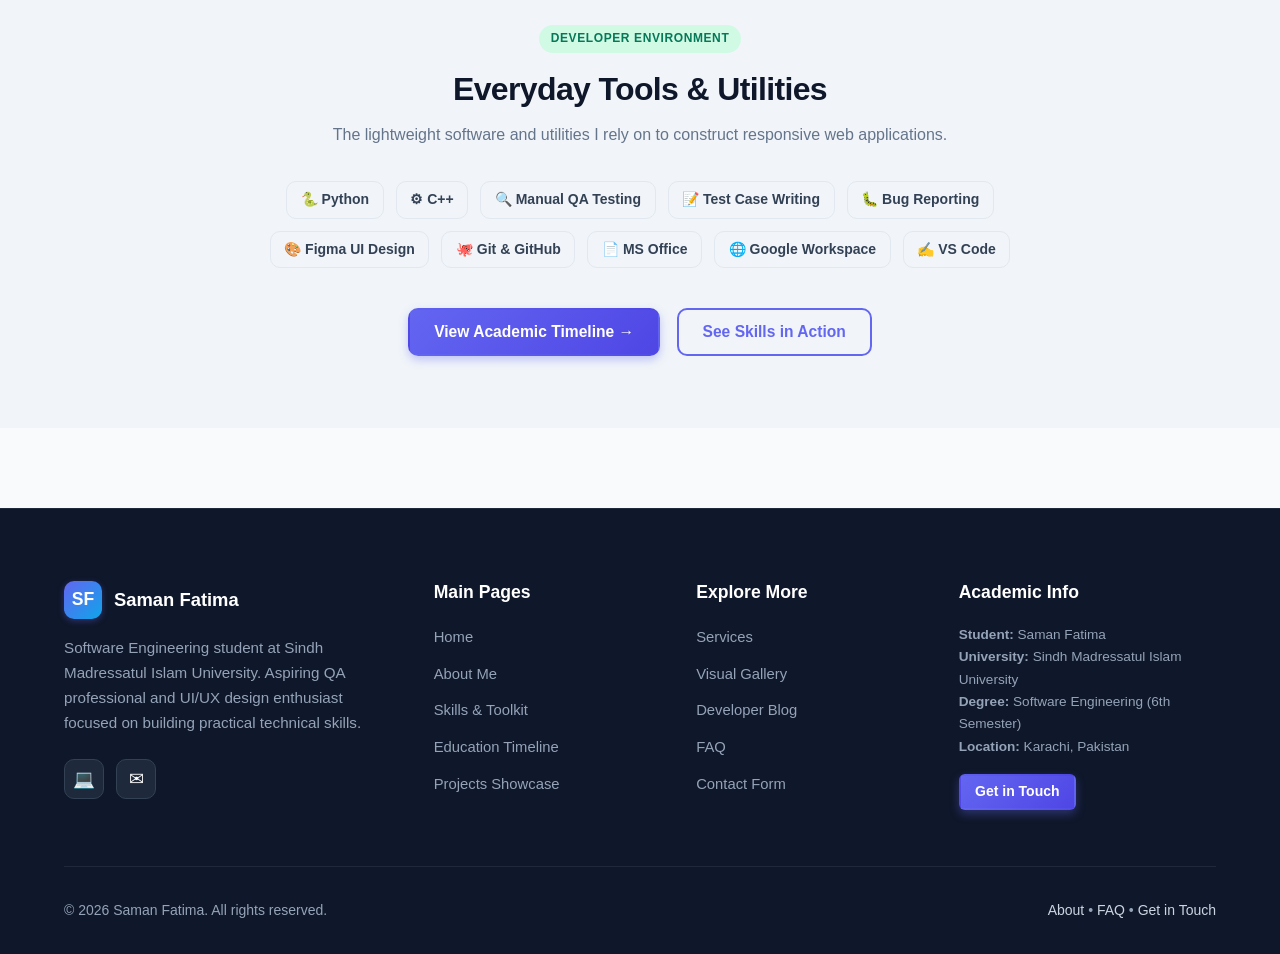
<file: skills.html>
<!DOCTYPE html>
<html lang="en">
<head>
  <meta charset="UTF-8">
  <meta name="viewport" content="width=device-width, initial-scale=1.0">
  <meta name="description" content="Technical and Professional Skills of Saman Fatima - Python, C++, QA Testing, Test Case Writing, Bug Reporting, Figma UI Design, and Git.">
  <meta name="author" content="Saman Fatima">
  <title>Skills &amp; Toolkit | Saman Fatima - Portfolio</title>
  <link rel="icon" type="image/svg+xml" href="images/favicon.svg">
  <link rel="stylesheet" href="css/style.css">
</head>
<body>

  <!-- ================= SITE HEADER & NAVIGATION ================= -->
  <header class="site-header">
    <div class="container header-inner">
      <a href="index.html" class="brand" aria-label="Saman Fatima Home">
        <div class="brand-icon" aria-hidden="true">SF</div>
        <div class="brand-title">
          <span class="brand-name">Saman Fatima</span>
          <span class="brand-sub">Software Engineering Student</span>
        </div>
      </a>

      <!-- Pure CSS Mobile Menu Checkbox & Hamburger Label -->
      <input type="checkbox" id="nav-toggle" class="nav-toggle" aria-label="Toggle Navigation Menu">
      <label for="nav-toggle" class="nav-toggle-label" aria-label="Toggle navigation">
        <span></span>
        <span></span>
        <span></span>
      </label>

      <!-- 10 Navigation Links -->
      <nav class="site-nav" aria-label="Main Navigation">
        <ul class="nav-list">
          <li><a href="index.html" class="nav-link">Home</a></li>
          <li><a href="about.html" class="nav-link">About</a></li>
          <li><a href="skills.html" class="nav-link active">Skills</a></li>
          <li><a href="education.html" class="nav-link">Education</a></li>
          <li><a href="projects.html" class="nav-link">Projects</a></li>
          <li><a href="services.html" class="nav-link">Services</a></li>
          <li><a href="gallery.html" class="nav-link">Gallery</a></li>
          <li><a href="blog.html" class="nav-link">Blog</a></li>
          <li><a href="faq.html" class="nav-link">FAQ</a></li>
          <li><a href="contact.html" class="nav-link">Contact</a></li>
        </ul>
        <div class="header-cta">
          <a href="contact.html" class="btn btn-primary btn-sm">Get in Touch</a>
        </div>
      </nav>
    </div>
  </header>

  <!-- ================= PAGE BANNER ================= -->
  <div class="page-banner">
    <div class="container">
      <nav class="breadcrumb" aria-label="Breadcrumb">
        <a href="index.html">Home</a>
        <span class="breadcrumb-separator">/</span>
        <span aria-current="page">Skills &amp; Toolkit</span>
      </nav>
      <h1>Technical &amp; Professional Competencies</h1>
      <p>A breakdown of my web engineering abilities, layout proficiencies, and software engineering discipline.</p>
    </div>
  </div>

  <!-- ================= MAIN CONTENT ================= -->
  <main>
    <!-- TECHNICAL SKILLS WITH PROGRESS BARS -->
    <section class="section" style="padding-top: 1rem;">
      <div class="container">
        <header class="section-header">
          <span class="badge badge-cyan">Technical Foundations</span>
          <h2>Technical Skills &amp; Proficiencies</h2>
          <p>An honest representation of my technical competencies across programming, quality assurance, design, and tools.</p>
        </header>

        <div class="grid grid-2">
          <!-- Card 1: Programming -->
          <article class="card skill-category-card">
            <div class="skill-category-header">
              <span class="badge badge-cyan" style="font-size: 0.9rem;">Programming</span>
              <h3>Languages &amp; Coding</h3>
            </div>

            <!-- Skill Item 1 -->
            <div class="skill-item">
              <div class="skill-info">
                <span class="skill-name">Python</span>
                <span class="skill-pct">Basic to Intermediate</span>
              </div>
              <div class="skill-bar-bg">
                <div class="skill-bar-fill" style="width: 65%;"></div>
              </div>
            </div>

            <!-- Skill Item 2 -->
            <div class="skill-item">
              <div class="skill-info">
                <span class="skill-name">C++</span>
                <span class="skill-pct">Basic to Intermediate</span>
              </div>
              <div class="skill-bar-bg">
                <div class="skill-bar-fill" style="width: 60%;"></div>
              </div>
            </div>
          </article>

          <!-- Card 2: Quality Assurance & Testing -->
          <article class="card skill-category-card">
            <div class="skill-category-header">
              <span class="badge badge-teal" style="font-size: 0.9rem;">QA &amp; Testing</span>
              <h3>Quality Assurance</h3>
            </div>

            <!-- Skill Item 1 -->
            <div class="skill-item">
              <div class="skill-info">
                <span class="skill-name">Manual Testing</span>
                <span class="skill-pct">Basic to Intermediate</span>
              </div>
              <div class="skill-bar-bg">
                <div class="skill-bar-fill teal" style="width: 70%;"></div>
              </div>
            </div>

            <!-- Skill Item 2 -->
            <div class="skill-item">
              <div class="skill-info">
                <span class="skill-name">Test Case Writing</span>
                <span class="skill-pct">Basic to Intermediate</span>
              </div>
              <div class="skill-bar-bg">
                <div class="skill-bar-fill teal" style="width: 70%;"></div>
              </div>
            </div>

            <!-- Skill Item 3 -->
            <div class="skill-item">
              <div class="skill-info">
                <span class="skill-name">Bug Reporting</span>
                <span class="skill-pct">Basic to Intermediate</span>
              </div>
              <div class="skill-bar-bg">
                <div class="skill-bar-fill teal" style="width: 65%;"></div>
              </div>
            </div>

            <!-- Skill Item 4 -->
            <div class="skill-item">
              <div class="skill-info">
                <span class="skill-name">API Testing</span>
                <span class="skill-pct">Currently Developing</span>
              </div>
              <div class="skill-bar-bg">
                <div class="skill-bar-fill teal" style="width: 50%;"></div>
              </div>
            </div>

            <!-- Skill Item 5 -->
            <div class="skill-item">
              <div class="skill-info">
                <span class="skill-name">Automation Testing</span>
                <span class="skill-pct">Currently Developing</span>
              </div>
              <div class="skill-bar-bg">
                <div class="skill-bar-fill teal" style="width: 45%;"></div>
              </div>
            </div>
          </article>
        </div>
      </div>
    </section>

    <!-- DESIGN & PRODUCTIVITY TOOLS -->
    <section class="section section-alt">
      <div class="container">
        <header class="section-header">
          <span class="badge badge-amber">Design &amp; Productivity</span>
          <h2>Design &amp; Workplace Tools</h2>
          <p>Creative design and everyday productivity suites utilized for engineering projects.</p>
        </header>

        <div class="grid grid-2">
          <!-- Card 1: Design -->
          <article class="card skill-category-card">
            <div class="skill-category-header">
              <span class="badge badge-amber" style="font-size: 0.9rem;">Design</span>
              <h3>UI/UX Design</h3>
            </div>

            <!-- Skill Item 1 -->
            <div class="skill-item">
              <div class="skill-info">
                <span class="skill-name">Figma / UI Design</span>
                <span class="skill-pct">Basic to Intermediate</span>
              </div>
              <div class="skill-bar-bg">
                <div class="skill-bar-fill amber" style="width: 65%;"></div>
              </div>
            </div>

            <!-- Skill Item 2 -->
            <div class="skill-item">
              <div class="skill-info">
                <span class="skill-name">Wireframing &amp; User Flows</span>
                <span class="skill-pct">Basic to Intermediate</span>
              </div>
              <div class="skill-bar-bg">
                <div class="skill-bar-fill amber" style="width: 60%;"></div>
              </div>
            </div>
          </article>

          <!-- Card 2: Tools & Productivity -->
          <article class="card skill-category-card">
            <div class="skill-category-header">
              <span class="badge badge-teal" style="font-size: 0.9rem;">Tools</span>
              <h3>Tools &amp; Productivity</h3>
            </div>

            <!-- Skill Item 1 -->
            <div class="skill-item">
              <div class="skill-info">
                <span class="skill-name">Git and GitHub</span>
                <span class="skill-pct">Basic to Intermediate</span>
              </div>
              <div class="skill-bar-bg">
                <div class="skill-bar-fill teal" style="width: 65%;"></div>
              </div>
            </div>

            <!-- Skill Item 2 -->
            <div class="skill-item">
              <div class="skill-info">
                <span class="skill-name">MS Office</span>
                <span class="skill-pct">Basic to Intermediate</span>
              </div>
              <div class="skill-bar-bg">
                <div class="skill-bar-fill teal" style="width: 70%;"></div>
              </div>
            </div>

            <!-- Skill Item 3 -->
            <div class="skill-item">
              <div class="skill-info">
                <span class="skill-name">Google Workspace</span>
                <span class="skill-pct">Basic to Intermediate</span>
              </div>
              <div class="skill-bar-bg">
                <div class="skill-bar-fill teal" style="width: 70%;"></div>
              </div>
            </div>
          </article>
        </div>
      </div>
    </section>

    <!-- COMPUTER SCIENCE & SYSTEM FOUNDATIONS -->
    <section class="section section-alt">
      <div class="container">
        <header class="section-header">
          <span class="badge badge-amber">Computer Science Foundations</span>
          <h2>Software Engineering Toolkit</h2>
          <p>Academic rigor and systematic computer science concepts backing my practical development skills.</p>
        </header>

        <div class="grid grid-3">
          <!-- Card 1 -->
          <article class="card">
            <div class="feature-icon" style="background-color: #fef3c7; color: #b45309;" aria-hidden="true">&#128193;</div>
            <h3>Version Control &amp; Git</h3>
            <p style="font-size: 0.95rem; color: var(--text-muted); margin-bottom: 1rem;">
              Proficient in Git branching, clean commit conventions, conflict resolution, repository management, and GitHub collaboration workflows.
            </p>
            <div class="skill-bar-bg">
              <div class="skill-bar-fill amber" style="width: 88%;"></div>
            </div>
          </article>

          <!-- Card 2 -->
          <article class="card">
            <div class="feature-icon" style="background-color: #e0e7ff; color: #4338ca;" aria-hidden="true">&#9881;</div>
            <h3>Data Structures &amp; OOP</h3>
            <p style="font-size: 0.95rem; color: var(--text-muted); margin-bottom: 1rem;">
              Strong foundational grasp of arrays, linked lists, trees, graphs, object-oriented encapsulation, polymorphism, and algorithmic complexity.
            </p>
            <div class="skill-bar-bg">
              <div class="skill-bar-fill" style="width: 85%;"></div>
            </div>
          </article>

          <!-- Card 3 -->
          <article class="card">
            <div class="feature-icon" style="background-color: #d1fae5; color: #047857;" aria-hidden="true">&#128065;</div>
            <h3>Browser DevTools &amp; Audit</h3>
            <p style="font-size: 0.95rem; color: var(--text-muted); margin-bottom: 1rem;">
              Skilled in DOM tree inspection, CSS specificity debugging, box-model verification, Lighthouse performance audits, and color contrast checks.
            </p>
            <div class="skill-bar-bg">
              <div class="skill-bar-fill teal" style="width: 90%;"></div>
            </div>
          </article>
        </div>
      </div>
    </section>

    <!-- SOFT SKILLS & COLLABORATION -->
    <section class="section">
      <div class="container">
        <header class="section-header">
          <span class="badge">Professional Attributes</span>
          <h2>Soft Skills &amp; Collaborative Strengths</h2>
          <p>Writing reliable code is only half the craft; communicating effectively with team members is the other half.</p>
        </header>

        <div class="grid grid-2">
          <!-- Soft Skill 1: Teamwork -->
          <div class="soft-skill-box">
            <div class="soft-skill-icon" aria-hidden="true">&#129309;</div>
            <div>
              <h4>Teamwork</h4>
              <p style="font-size: 0.925rem; color: var(--text-muted); margin-bottom: 0;">
                Collaborating effectively with peers on engineering coursework, actively participating in team discussions, and sharing project responsibilities.
              </p>
            </div>
          </div>

          <!-- Soft Skill 2: Time Management -->
          <div class="soft-skill-box">
            <div class="soft-skill-icon" aria-hidden="true">&#9200;</div>
            <div>
              <h4>Time Management</h4>
              <p style="font-size: 0.925rem; color: var(--text-muted); margin-bottom: 0;">
                Organizing study milestones, meeting assignment deadlines, and balancing multiple technical coursework deliverables with discipline.
              </p>
            </div>
          </div>

          <!-- Soft Skill 3: Communication -->
          <div class="soft-skill-box">
            <div class="soft-skill-icon" aria-hidden="true">&#128483;</div>
            <div>
              <h4>Communication</h4>
              <p style="font-size: 0.925rem; color: var(--text-muted); margin-bottom: 0;">
                Articulating technical concepts clearly, writing thorough bug reports, and documenting project requirements with clarity.
              </p>
            </div>
          </div>

          <!-- Soft Skill 4: Attention to Detail -->
          <div class="soft-skill-box">
            <div class="soft-skill-icon" aria-hidden="true">&#128065;</div>
            <div>
              <h4>Attention to Detail</h4>
              <p style="font-size: 0.925rem; color: var(--text-muted); margin-bottom: 0;">
                Carefully inspecting software for edge cases, identifying subtle defects, and ensuring interface consistency across all screens.
              </p>
            </div>
          </div>
        </div>
      </div>
    </section>

    <!-- TOOLS & ENVIRONMENT TAGS -->
    <section class="section section-alt">
      <div class="container" style="text-align: center;">
        <span class="badge badge-teal" style="margin-bottom: 1rem;">Developer Environment</span>
        <h2>Everyday Tools &amp; Utilities</h2>
        <p style="max-width: 650px; margin: 0 auto 2rem auto; color: var(--text-muted);">
          The lightweight software and utilities I rely on to construct responsive web applications.
        </p>

        <div style="display: flex; justify-content: center; flex-wrap: wrap; gap: 0.75rem; max-width: 800px; margin: 0 auto 2.5rem auto;">
          <span class="interest-tag">&#128013; Python</span>
          <span class="interest-tag">&#9881; C++</span>
          <span class="interest-tag">&#128269; Manual QA Testing</span>
          <span class="interest-tag">&#128221; Test Case Writing</span>
          <span class="interest-tag">&#128027; Bug Reporting</span>
          <span class="interest-tag">&#127912; Figma UI Design</span>
          <span class="interest-tag">&#128025; Git &amp; GitHub</span>
          <span class="interest-tag">&#128196; MS Office</span>
          <span class="interest-tag">&#127760; Google Workspace</span>
          <span class="interest-tag">&#9997; VS Code</span>
        </div>

        <div>
          <a href="education.html" class="btn btn-primary">View Academic Timeline &rarr;</a>
          <a href="projects.html" class="btn btn-outline" style="margin-left: 0.75rem;">See Skills in Action</a>
        </div>
      </div>
    </section>
  </main>

  <!-- ================= SITE FOOTER ================= -->
  <footer class="site-footer">
    <div class="container">
      <div class="footer-grid">
        <div class="footer-brand">
          <div class="brand">
            <div class="brand-icon" aria-hidden="true">SF</div>
            <span class="brand-name">Saman Fatima</span>
          </div>
          <p>
            Software Engineering student at Sindh Madressatul Islam University. Aspiring QA professional and UI/UX design enthusiast focused on building practical technical skills.
          </p>
          <div class="social-links">
            <a href="https://github.com/SamanFatima24" class="social-link" aria-label="GitHub Profile" target="_blank" rel="noopener noreferrer">&#128187;</a>
            <a href="mailto:saman24fatima@gmail.com" class="social-link" aria-label="Send Email">&#9993;</a>
          </div>
        </div>

        <div>
          <h4 class="footer-title">Main Pages</h4>
          <ul class="footer-links">
            <li><a href="index.html">Home</a></li>
            <li><a href="about.html">About Me</a></li>
            <li><a href="skills.html">Skills &amp; Toolkit</a></li>
            <li><a href="education.html">Education Timeline</a></li>
            <li><a href="projects.html">Projects Showcase</a></li>
          </ul>
        </div>

        <div>
          <h4 class="footer-title">Explore More</h4>
          <ul class="footer-links">
            <li><a href="services.html">Services</a></li>
            <li><a href="gallery.html">Visual Gallery</a></li>
            <li><a href="blog.html">Developer Blog</a></li>
            <li><a href="faq.html">FAQ</a></li>
            <li><a href="contact.html">Contact Form</a></li>
          </ul>
        </div>

        <div>
          <h4 class="footer-title">Academic Info</h4>
          <p style="font-size: 0.85rem; color: #94a3b8; margin-bottom: 0.5rem;">
            <strong>Student:</strong> Saman Fatima<br>
            <strong>University:</strong> Sindh Madressatul Islam University<br>
            <strong>Degree:</strong> Software Engineering (6th Semester)<br>
            <strong>Location:</strong> Karachi, Pakistan
          </p>
          <a href="contact.html" class="btn btn-primary btn-sm" style="margin-top: 0.5rem;">Get in Touch</a>
        </div>
      </div>

      <div class="footer-bottom">
        <div>
          &copy; 2026 Saman Fatima. All rights reserved.
        </div>
        <div>
          <a href="about.html">About</a> &bull;
          <a href="faq.html">FAQ</a> &bull;
          <a href="contact.html">Get in Touch</a>
        </div>
      </div>
    </div>
  </footer>

</body>
</html>
</file>
<file: css/style.css>
/* ==========================================================================
   PERSONAL PORTFOLIO WEBSITE - STYLE SHEET
   Web Engineering Assignment 1
   Technology: Pure HTML5 & CSS3 (No JavaScript, No Frameworks)
   Author: Saman Fatima
   ========================================================================== */

/* --------------------------------------------------------------------------
   1. CSS Custom Properties (Theme Variables)
   -------------------------------------------------------------------------- */
:root {
  /* Color Palette: Navy, Purple, Cyan, Clean Light Backgrounds */
  --color-primary: #0f172a;          /* Deep Navy / Slate 900 */
  --color-primary-light: #1e293b;    /* Slate 800 */
  --color-navy: #1e1b4b;             /* Indigo 950 */
  --color-purple: #6366f1;           /* Indigo / Purple 500 */
  --color-purple-dark: #4f46e5;      /* Indigo 600 */
  --color-purple-light: #e0e7ff;     /* Indigo 100 */
  --color-accent-cyan: #0ea5e9;      /* Sky 500 */
  --color-accent-teal: #10b981;      /* Emerald 500 */
  --color-accent-amber: #f59e0b;     /* Amber 500 */
  --color-accent-rose: #f43f5e;      /* Rose 500 */

  /* Neutral Backgrounds & Surfaces */
  --bg-page: #f8fafc;                /* Light Slate 50 */
  --bg-card: #ffffff;                /* Pure White */
  --bg-subtle: #f1f5f9;              /* Slate 100 */
  --bg-dark: #0f172a;                /* Slate 900 for dark accents */

  /* Text Colors */
  --text-primary: #0f172a;           /* Headings & heavy copy */
  --text-secondary: #334155;         /* Standard body copy */
  --text-muted: #64748b;             /* Subtitles, meta, captions */
  --text-white: #ffffff;

  /* Borders & Dividers */
  --border-light: #e2e8f0;           /* Slate 200 */
  --border-focus: #6366f1;

  /* Box Shadows (Elevation) */
  --shadow-sm: 0 1px 2px 0 rgb(15 23 42 / 0.05);
  --shadow-md: 0 4px 6px -1px rgb(15 23 42 / 0.08), 0 2px 4px -2px rgb(15 23 42 / 0.06);
  --shadow-lg: 0 10px 15px -3px rgb(15 23 42 / 0.1), 0 4px 6px -4px rgb(15 23 42 / 0.05);
  --shadow-xl: 0 20px 25px -5px rgb(15 23 42 / 0.12), 0 8px 10px -6px rgb(15 23 42 / 0.06);

  /* Border Radii */
  --radius-sm: 6px;
  --radius-md: 10px;
  --radius-lg: 16px;
  --radius-xl: 24px;
  --radius-full: 9999px;

  /* Spacing & Layout */
  --container-max-width: 1200px;
  --header-height: 72px;
  --transition: all 0.25s cubic-bezier(0.4, 0, 0.2, 1);
}

/* --------------------------------------------------------------------------
   2. Reset & Base Typography
   -------------------------------------------------------------------------- */
*,
*::before,
*::after {
  box-sizing: border-box;
  margin: 0;
  padding: 0;
}

html {
  font-size: 16px;
  scroll-behavior: smooth;
  scroll-padding-top: calc(var(--header-height) + 1rem);
}

body {
  font-family: -apple-system, BlinkMacSystemFont, "Segoe UI", Roboto, "Helvetica Neue", Arial, sans-serif;
  line-height: 1.65;
  color: var(--text-secondary);
  background-color: var(--bg-page);
  -webkit-font-smoothing: antialiased;
  min-height: 100vh;
  display: flex;
  flex-direction: column;
}

main {
  flex: 1 0 auto;
}

h1, h2, h3, h4, h5, h6 {
  color: var(--text-primary);
  line-height: 1.3;
  font-weight: 700;
  margin-bottom: 0.75rem;
}

h1 { font-size: 2.5rem; letter-spacing: -0.025em; }
h2 { font-size: 2rem; letter-spacing: -0.02em; }
h3 { font-size: 1.4rem; }
h4 { font-size: 1.15rem; }

p {
  margin-bottom: 1rem;
}

p:last-child {
  margin-bottom: 0;
}

a {
  color: var(--color-purple);
  text-decoration: none;
  transition: var(--transition);
}

a:hover,
a:focus-visible {
  color: var(--color-purple-dark);
}

img, svg {
  display: block;
  max-width: 100%;
  height: auto;
}

ul, ol {
  padding-left: 1.25rem;
  margin-bottom: 1rem;
}

li {
  margin-bottom: 0.35rem;
}

/* --------------------------------------------------------------------------
   3. Utility & Layout Classes
   -------------------------------------------------------------------------- */
.container {
  width: 100%;
  max-width: var(--container-max-width);
  margin-left: auto;
  margin-right: auto;
  padding-left: 1.5rem;
  padding-right: 1.5rem;
}

.section {
  padding: 4.5rem 0;
}

.section-alt {
  background-color: var(--bg-subtle);
}

.section-header {
  text-align: center;
  max-width: 700px;
  margin: 0 auto 3rem auto;
}

.section-header h2 {
  font-size: 2.25rem;
  margin-bottom: 0.75rem;
  position: relative;
  display: inline-block;
}

.section-header h2::after {
  content: "";
  display: block;
  width: 50px;
  height: 4px;
  background: linear-gradient(90deg, var(--color-purple), var(--color-accent-cyan));
  border-radius: var(--radius-full);
  margin: 0.6rem auto 0 auto;
}

.section-header p {
  color: var(--text-muted);
  font-size: 1.1rem;
}

/* Grids */
.grid {
  display: grid;
  gap: 2rem;
}

.grid-2 {
  grid-template-columns: repeat(2, 1fr);
}

.grid-3 {
  grid-template-columns: repeat(3, 1fr);
}

.grid-4 {
  grid-template-columns: repeat(4, 1fr);
}

/* Flex Utilities */
.flex {
  display: flex;
}

.flex-center {
  display: flex;
  align-items: center;
  justify-content: center;
}

.flex-between {
  display: flex;
  align-items: center;
  justify-content: space-between;
}

.flex-wrap {
  flex-wrap: wrap;
}

.gap-1 { gap: 0.5rem; }
.gap-2 { gap: 1rem; }
.gap-3 { gap: 1.5rem; }

/* Cards */
.card {
  background-color: var(--bg-card);
  border: 1px solid var(--border-light);
  border-radius: var(--radius-lg);
  padding: 1.75rem;
  box-shadow: var(--shadow-sm);
  transition: var(--transition);
}

.card:hover {
  transform: translateY(-4px);
  box-shadow: var(--shadow-lg);
  border-color: #cbd5e1;
}

/* Buttons */
.btn {
  display: inline-flex;
  align-items: center;
  justify-content: center;
  gap: 0.5rem;
  padding: 0.75rem 1.5rem;
  font-size: 0.975rem;
  font-weight: 600;
  border-radius: var(--radius-md);
  border: 2px solid transparent;
  cursor: pointer;
  transition: var(--transition);
  text-decoration: none;
  line-height: 1.25;
}

.btn-primary {
  background: linear-gradient(135deg, var(--color-purple), var(--color-purple-dark));
  color: var(--text-white);
  box-shadow: 0 4px 10px rgb(99 102 241 / 0.35);
}

.btn-primary:hover,
.btn-primary:focus-visible {
  color: var(--text-white);
  background: linear-gradient(135deg, var(--color-purple-dark), #3730a3);
  transform: translateY(-2px);
  box-shadow: 0 6px 14px rgb(99 102 241 / 0.45);
}

.btn-secondary {
  background-color: var(--color-primary);
  color: var(--text-white);
}

.btn-secondary:hover,
.btn-secondary:focus-visible {
  background-color: var(--color-primary-light);
  color: var(--text-white);
  transform: translateY(-2px);
}

.btn-outline {
  background-color: transparent;
  border-color: var(--color-purple);
  color: var(--color-purple);
}

.btn-outline:hover,
.btn-outline:focus-visible {
  background-color: var(--color-purple);
  color: var(--text-white);
  transform: translateY(-2px);
}

.btn-sm {
  padding: 0.45rem 0.9rem;
  font-size: 0.875rem;
  border-radius: var(--radius-sm);
}

/* Badges / Chips */
.badge {
  display: inline-flex;
  align-items: center;
  padding: 0.25rem 0.75rem;
  font-size: 0.75rem;
  font-weight: 700;
  text-transform: uppercase;
  letter-spacing: 0.05em;
  border-radius: var(--radius-full);
  background-color: var(--color-purple-light);
  color: var(--color-purple-dark);
}

.badge-cyan {
  background-color: #e0f2fe;
  color: #0369a1;
}

.badge-teal {
  background-color: #d1fae5;
  color: #047857;
}

.badge-amber {
  background-color: #fef3c7;
  color: #b45309;
}

/* --------------------------------------------------------------------------
   4. Header & Navigation (Pure CSS Mobile Menu Toggle)
   -------------------------------------------------------------------------- */
.site-header {
  position: sticky;
  top: 0;
  z-index: 1000;
  height: var(--header-height);
  background-color: rgba(255, 255, 255, 0.95);
  backdrop-filter: blur(10px);
  border-bottom: 1px solid var(--border-light);
  box-shadow: var(--shadow-sm);
}

.header-inner {
  display: flex;
  align-items: center;
  justify-content: space-between;
  height: 100%;
}

/* Brand Logo */
.brand {
  display: flex;
  align-items: center;
  gap: 0.75rem;
  font-weight: 800;
  font-size: 1.25rem;
  color: var(--color-primary);
  text-decoration: none;
}

.brand-icon {
  width: 38px;
  height: 38px;
  background: linear-gradient(135deg, var(--color-purple), var(--color-accent-cyan));
  color: var(--text-white);
  border-radius: var(--radius-md);
  display: flex;
  align-items: center;
  justify-content: center;
  font-size: 1.1rem;
  font-weight: 900;
  box-shadow: 0 2px 6px rgb(99 102 241 / 0.35);
}

.brand-title {
  display: flex;
  flex-direction: column;
}

.brand-name {
  color: var(--color-primary);
  font-size: 1.15rem;
  line-height: 1.2;
}

.brand-sub {
  font-size: 0.75rem;
  font-weight: 600;
  color: var(--color-purple);
  letter-spacing: 0.04em;
}

/* Nav Menu Checkbox (Hidden) */
.nav-toggle {
  display: none;
}

/* Hamburger Label Icon */
.nav-toggle-label {
  display: none;
  flex-direction: column;
  justify-content: space-between;
  width: 28px;
  height: 20px;
  cursor: pointer;
  z-index: 1010;
}

.nav-toggle-label span {
  display: block;
  height: 3px;
  width: 100%;
  background-color: var(--color-primary);
  border-radius: 2px;
  transition: var(--transition);
}

/* Navigation List */
.site-nav {
  display: flex;
  align-items: center;
}

.nav-list {
  display: flex;
  align-items: center;
  list-style: none;
  gap: 0.35rem;
  margin: 0;
  padding: 0;
}

.nav-link {
  display: block;
  padding: 0.45rem 0.8rem;
  font-size: 0.925rem;
  font-weight: 600;
  color: var(--text-secondary);
  border-radius: var(--radius-sm);
  transition: var(--transition);
  position: relative;
}

.nav-link:hover {
  color: var(--color-purple);
  background-color: var(--bg-subtle);
}

/* Active Page Indicator */
.nav-link.active {
  color: var(--color-purple-dark);
  background-color: var(--color-purple-light);
  font-weight: 700;
}

.nav-link.active::after {
  content: "";
  position: absolute;
  bottom: 0;
  left: 20%;
  width: 60%;
  height: 3px;
  background-color: var(--color-purple);
  border-radius: var(--radius-full);
}

.header-cta {
  margin-left: 1rem;
}

/* --------------------------------------------------------------------------
   5. Hero Section (Home Page)
   -------------------------------------------------------------------------- */
.hero {
  padding: 5rem 0 4rem 0;
  background: radial-gradient(circle at top right, #e0e7ff 0%, #f8fafc 60%);
  border-bottom: 1px solid var(--border-light);
  overflow: hidden;
}

.hero-grid {
  display: grid;
  grid-template-columns: 1.2fr 0.8fr;
  align-items: center;
  gap: 3.5rem;
}

.hero-content {
  max-width: 620px;
}

.hero-badge {
  display: inline-flex;
  align-items: center;
  gap: 0.5rem;
  padding: 0.35rem 0.9rem;
  background-color: var(--color-purple-light);
  color: var(--color-purple-dark);
  font-weight: 700;
  font-size: 0.825rem;
  border-radius: var(--radius-full);
  margin-bottom: 1.25rem;
  border: 1px solid #c7d2fe;
}

.hero-badge-pulse {
  width: 8px;
  height: 8px;
  background-color: var(--color-accent-teal);
  border-radius: 50%;
  box-shadow: 0 0 0 2px rgba(16, 185, 129, 0.3);
}

.hero-title {
  font-size: 3rem;
  line-height: 1.15;
  margin-bottom: 1.25rem;
  color: var(--color-primary);
}

.text-gradient {
  background: linear-gradient(135deg, var(--color-purple-dark), var(--color-accent-cyan));
  -webkit-background-clip: text;
  -webkit-text-fill-color: transparent;
}

.hero-description {
  font-size: 1.15rem;
  color: var(--text-secondary);
  margin-bottom: 2rem;
  line-height: 1.7;
}

.hero-buttons {
  display: flex;
  gap: 1rem;
  flex-wrap: wrap;
  margin-bottom: 2.5rem;
}

.hero-stats {
  display: grid;
  grid-template-columns: repeat(3, 1fr);
  gap: 1.5rem;
  padding-top: 1.75rem;
  border-top: 1px solid var(--border-light);
}

.stat-item {
  display: flex;
  flex-direction: column;
}

.stat-number {
  font-size: 1.75rem;
  font-weight: 800;
  color: var(--color-primary);
}

.stat-label {
  font-size: 0.85rem;
  color: var(--text-muted);
  font-weight: 600;
}

/* Hero Media Illustration */
.hero-media {
  position: relative;
  display: flex;
  justify-content: center;
}

.hero-image-card {
  width: 100%;
  max-width: 380px;
  border-radius: var(--radius-xl);
  overflow: hidden;
  box-shadow: var(--shadow-xl);
  border: 4px solid var(--bg-card);
  background-color: var(--color-primary);
  animation: float 5s ease-in-out infinite;
}

@keyframes float {
  0%, 100% { transform: translateY(0); }
  50% { transform: translateY(-12px); }
}

/* --------------------------------------------------------------------------
   6. Quick Highlights & Features (Home Page)
   -------------------------------------------------------------------------- */
.feature-card {
  display: flex;
  flex-direction: column;
  height: 100%;
}

.feature-icon {
  width: 52px;
  height: 52px;
  border-radius: var(--radius-md);
  display: flex;
  align-items: center;
  justify-content: center;
  font-size: 1.5rem;
  margin-bottom: 1.25rem;
  background-color: var(--color-purple-light);
  color: var(--color-purple-dark);
}

.feature-card h3 {
  font-size: 1.25rem;
  margin-bottom: 0.75rem;
}

.feature-card p {
  color: var(--text-muted);
  flex-grow: 1;
  margin-bottom: 1.25rem;
}

.feature-link {
  font-weight: 700;
  font-size: 0.925rem;
  display: inline-flex;
  align-items: center;
  gap: 0.35rem;
}

.feature-link:hover {
  text-decoration: underline;
}

/* --------------------------------------------------------------------------
   7. Page Banner / Header Subpage Hero
   -------------------------------------------------------------------------- */
.page-banner {
  padding: 3.5rem 0 3rem 0;
  background: linear-gradient(135deg, #0f172a 0%, #1e1b4b 100%);
  color: var(--text-white);
  border-bottom: 1px solid #334155;
  margin-bottom: 3rem;
}

.page-banner h1 {
  color: var(--text-white);
  font-size: 2.5rem;
  margin-bottom: 0.5rem;
}

.page-banner p {
  color: #94a3b8;
  font-size: 1.15rem;
  max-width: 650px;
}

.breadcrumb {
  display: flex;
  align-items: center;
  gap: 0.5rem;
  font-size: 0.85rem;
  margin-bottom: 1rem;
  color: #818cf8;
}

.breadcrumb a {
  color: #cbd5e1;
}

.breadcrumb a:hover {
  color: #ffffff;
}

.breadcrumb-separator {
  color: #64748b;
}

/* --------------------------------------------------------------------------
   8. About Page Components
   -------------------------------------------------------------------------- */
.about-grid {
  display: grid;
  grid-template-columns: 1fr 1fr;
  gap: 3rem;
  align-items: center;
  margin-bottom: 4rem;
}

.about-image {
  border-radius: var(--radius-xl);
  overflow: hidden;
  box-shadow: var(--shadow-lg);
  border: 1px solid var(--border-light);
}

.about-content h2 {
  font-size: 2.1rem;
  margin-bottom: 1rem;
}

.lead-text {
  font-size: 1.15rem;
  color: var(--color-purple-dark);
  font-weight: 500;
  line-height: 1.7;
  margin-bottom: 1.25rem;
}

.interest-tag {
  display: inline-flex;
  align-items: center;
  gap: 0.4rem;
  padding: 0.4rem 0.85rem;
  background-color: var(--bg-subtle);
  border: 1px solid var(--border-light);
  border-radius: var(--radius-md);
  font-size: 0.875rem;
  font-weight: 600;
  color: var(--text-secondary);
}

/* Values Grid */
.value-card {
  text-align: center;
  padding: 2.25rem 1.75rem;
}

.value-icon {
  width: 56px;
  height: 56px;
  margin: 0 auto 1.25rem auto;
  border-radius: 50%;
  display: flex;
  align-items: center;
  justify-content: center;
  font-size: 1.5rem;
  background-color: var(--color-purple-light);
  color: var(--color-purple-dark);
}

/* --------------------------------------------------------------------------
   9. Skills Page Components
   -------------------------------------------------------------------------- */
.skill-category-card {
  margin-bottom: 2.5rem;
}

.skill-category-header {
  display: flex;
  align-items: center;
  gap: 0.75rem;
  margin-bottom: 1.5rem;
  padding-bottom: 0.75rem;
  border-bottom: 2px solid var(--border-light);
}

.skill-item {
  margin-bottom: 1.5rem;
}

.skill-item:last-child {
  margin-bottom: 0;
}

.skill-info {
  display: flex;
  justify-content: space-between;
  align-items: center;
  margin-bottom: 0.5rem;
  font-weight: 600;
}

.skill-name {
  color: var(--text-primary);
}

.skill-pct {
  color: var(--color-purple-dark);
  font-size: 0.875rem;
}

.skill-bar-bg {
  width: 100%;
  height: 10px;
  background-color: var(--bg-subtle);
  border-radius: var(--radius-full);
  overflow: hidden;
  border: 1px solid var(--border-light);
}

.skill-bar-fill {
  height: 100%;
  border-radius: var(--radius-full);
  background: linear-gradient(90deg, var(--color-purple), var(--color-accent-cyan));
  transition: width 1s ease-in-out;
}

.skill-bar-fill.teal {
  background: linear-gradient(90deg, #10b981, #34d399);
}

.skill-bar-fill.amber {
  background: linear-gradient(90deg, #f59e0b, #fbbf24);
}

/* Soft Skills Grid */
.soft-skill-box {
  background: var(--bg-card);
  border: 1px solid var(--border-light);
  border-radius: var(--radius-lg);
  padding: 1.5rem;
  display: flex;
  gap: 1rem;
}

.soft-skill-icon {
  font-size: 1.75rem;
  color: var(--color-purple);
  line-height: 1;
}

/* --------------------------------------------------------------------------
   10. Education Page Components (Timeline Layout)
   -------------------------------------------------------------------------- */
.timeline {
  position: relative;
  max-width: 860px;
  margin: 0 auto;
  padding: 1rem 0;
}

.timeline::before {
  content: "";
  position: absolute;
  top: 0;
  bottom: 0;
  left: 24px;
  width: 3px;
  background: linear-gradient(180deg, var(--color-purple), var(--color-accent-cyan));
  border-radius: var(--radius-full);
}

.timeline-item {
  position: relative;
  padding-left: 64px;
  margin-bottom: 2.75rem;
}

.timeline-item:last-child {
  margin-bottom: 0;
}

.timeline-dot {
  position: absolute;
  left: 14px;
  top: 6px;
  width: 23px;
  height: 23px;
  border-radius: 50%;
  background-color: var(--bg-card);
  border: 4px solid var(--color-purple);
  box-shadow: 0 0 0 4px rgba(99, 102, 241, 0.2);
}

.timeline-card {
  background-color: var(--bg-card);
  border: 1px solid var(--border-light);
  border-radius: var(--radius-lg);
  padding: 2rem;
  box-shadow: var(--shadow-sm);
}

.timeline-meta {
  display: flex;
  align-items: center;
  justify-content: space-between;
  flex-wrap: wrap;
  gap: 0.5rem;
  margin-bottom: 0.75rem;
}

.timeline-date {
  font-weight: 700;
  font-size: 0.85rem;
  color: var(--color-purple-dark);
}

.timeline-institution {
  font-size: 1.05rem;
  color: var(--text-muted);
  font-weight: 600;
  margin-bottom: 0.75rem;
}

.coursework-chips {
  display: flex;
  flex-wrap: wrap;
  gap: 0.5rem;
  margin-top: 1rem;
}

.course-chip {
  padding: 0.3rem 0.75rem;
  background-color: var(--bg-subtle);
  border: 1px solid var(--border-light);
  border-radius: var(--radius-full);
  font-size: 0.825rem;
  font-weight: 500;
  color: var(--text-secondary);
}

/* --------------------------------------------------------------------------
   11. Projects Page Components
   -------------------------------------------------------------------------- */
.project-card {
  background-color: var(--bg-card);
  border: 1px solid var(--border-light);
  border-radius: var(--radius-lg);
  overflow: hidden;
  box-shadow: var(--shadow-sm);
  display: flex;
  flex-direction: column;
  transition: var(--transition);
}

.project-card:hover {
  transform: translateY(-6px);
  box-shadow: var(--shadow-xl);
  border-color: #cbd5e1;
}

.project-thumb {
  position: relative;
  overflow: hidden;
  background-color: #0f172a;
  height: 220px;
}

.project-thumb img {
  width: 100%;
  height: 100%;
  object-fit: cover;
  transition: transform 0.4s ease;
}

.project-card:hover .project-thumb img {
  transform: scale(1.05);
}

.project-status {
  position: absolute;
  top: 1rem;
  right: 1rem;
}

.project-body {
  padding: 1.75rem;
  display: flex;
  flex-direction: column;
  flex-grow: 1;
}

.project-tags {
  display: flex;
  flex-wrap: wrap;
  gap: 0.4rem;
  margin-bottom: 0.9rem;
}

.project-title {
  font-size: 1.35rem;
  margin-bottom: 0.65rem;
}

.project-desc {
  color: var(--text-muted);
  font-size: 0.95rem;
  flex-grow: 1;
  margin-bottom: 1.25rem;
}

.project-features {
  list-style: none;
  padding-left: 0;
  margin-bottom: 1.5rem;
  font-size: 0.875rem;
}

.project-features li {
  position: relative;
  padding-left: 1.25rem;
  margin-bottom: 0.4rem;
  color: var(--text-secondary);
}

.project-features li::before {
  content: "✓";
  position: absolute;
  left: 0;
  color: var(--color-accent-teal);
  font-weight: bold;
}

.project-actions {
  display: flex;
  gap: 0.75rem;
  margin-top: auto;
}

/* --------------------------------------------------------------------------
   12. Services Page Components
   -------------------------------------------------------------------------- */
.service-card {
  position: relative;
  display: flex;
  flex-direction: column;
  height: 100%;
}

.service-card-popular {
  border-color: var(--color-purple);
  box-shadow: 0 0 0 2px var(--color-purple);
}

.service-badge {
  position: absolute;
  top: -12px;
  right: 1.5rem;
}

.service-icon {
  width: 58px;
  height: 58px;
  border-radius: var(--radius-md);
  background: linear-gradient(135deg, var(--color-purple-light), #c7d2fe);
  color: var(--color-purple-dark);
  font-size: 1.75rem;
  display: flex;
  align-items: center;
  justify-content: center;
  margin-bottom: 1.5rem;
}

.service-checklist {
  list-style: none;
  padding-left: 0;
  margin: 1.25rem 0 1.5rem 0;
  flex-grow: 1;
}

.service-checklist li {
  display: flex;
  align-items: flex-start;
  gap: 0.5rem;
  font-size: 0.925rem;
  color: var(--text-secondary);
  margin-bottom: 0.6rem;
}

.service-check {
  color: var(--color-accent-teal);
  font-weight: bold;
}

/* Workflow Step Cards */
.workflow-step {
  text-align: center;
  padding: 2rem 1.5rem;
  position: relative;
}

.step-number {
  width: 44px;
  height: 44px;
  margin: 0 auto 1rem auto;
  border-radius: 50%;
  background-color: var(--color-purple);
  color: var(--text-white);
  font-weight: 800;
  display: flex;
  align-items: center;
  justify-content: center;
}

/* --------------------------------------------------------------------------
   13. Gallery Page Components & CSS-only Modal Lightbox
   -------------------------------------------------------------------------- */
.gallery-grid {
  display: grid;
  grid-template-columns: repeat(3, 1fr);
  gap: 1.75rem;
}

.gallery-item {
  position: relative;
  border-radius: var(--radius-lg);
  overflow: hidden;
  box-shadow: var(--shadow-sm);
  background-color: #0f172a;
  aspect-ratio: 4 / 3;
  display: block;
  text-decoration: none;
}

.gallery-item img {
  width: 100%;
  height: 100%;
  object-fit: cover;
  transition: transform 0.4s ease;
}

.gallery-overlay {
  position: absolute;
  inset: 0;
  background: linear-gradient(to top, rgba(15, 23, 42, 0.92) 0%, rgba(15, 23, 42, 0.2) 60%, transparent 100%);
  display: flex;
  flex-direction: column;
  justify-content: flex-end;
  padding: 1.5rem;
  opacity: 0;
  transition: opacity 0.3s ease;
}

.gallery-item:hover .gallery-overlay,
.gallery-item:focus .gallery-overlay {
  opacity: 1;
}

.gallery-item:hover img {
  transform: scale(1.08);
}

.gallery-overlay-title {
  color: var(--text-white);
  font-weight: 700;
  font-size: 1.1rem;
  margin-bottom: 0.25rem;
}

.gallery-overlay-sub {
  color: #94a3b8;
  font-size: 0.85rem;
}

/* Pure CSS Modal Lightbox via :target pseudo-class */
.lightbox-modal {
  display: none;
  position: fixed;
  inset: 0;
  z-index: 2000;
  background-color: rgba(15, 23, 42, 0.85);
  backdrop-filter: blur(8px);
  padding: 2rem;
  align-items: center;
  justify-content: center;
}

.lightbox-modal:target {
  display: flex;
}

.lightbox-content {
  position: relative;
  max-width: 800px;
  width: 100%;
  background-color: var(--bg-card);
  border-radius: var(--radius-lg);
  overflow: hidden;
  box-shadow: var(--shadow-xl);
  border: 1px solid var(--border-light);
  animation: modalIn 0.3s ease-out;
}

@keyframes modalIn {
  from { opacity: 0; transform: scale(0.95); }
  to { opacity: 1; transform: scale(1); }
}

.lightbox-close {
  position: absolute;
  top: 1rem;
  right: 1.25rem;
  font-size: 2rem;
  line-height: 1;
  color: var(--text-white);
  background-color: rgba(15, 23, 42, 0.6);
  width: 40px;
  height: 40px;
  border-radius: 50%;
  display: flex;
  align-items: center;
  justify-content: center;
  text-decoration: none;
  z-index: 10;
  transition: var(--transition);
}

.lightbox-close:hover {
  background-color: var(--color-purple);
  color: var(--text-white);
}

.lightbox-info {
  padding: 1.5rem 2rem;
}

.lightbox-info h3 {
  margin-bottom: 0.5rem;
}

.lightbox-info p {
  color: var(--text-muted);
  font-size: 0.95rem;
}

/* --------------------------------------------------------------------------
   14. Blog Page Components
   -------------------------------------------------------------------------- */
.blog-layout {
  display: grid;
  grid-template-columns: 2.3fr 1fr;
  gap: 3rem;
}

.featured-article {
  background-color: var(--bg-card);
  border: 1px solid var(--border-light);
  border-radius: var(--radius-lg);
  overflow: hidden;
  box-shadow: var(--shadow-sm);
  margin-bottom: 3rem;
}

.featured-article-img {
  width: 100%;
  height: 320px;
  object-fit: cover;
}

.featured-article-body {
  padding: 2.25rem;
}

.article-card {
  background-color: var(--bg-card);
  border: 1px solid var(--border-light);
  border-radius: var(--radius-lg);
  overflow: hidden;
  box-shadow: var(--shadow-sm);
  margin-bottom: 2.5rem;
}

.article-thumb {
  width: 100%;
  height: 240px;
  object-fit: cover;
}

.article-body {
  padding: 2rem;
}

.article-meta {
  display: flex;
  align-items: center;
  gap: 1rem;
  font-size: 0.85rem;
  color: var(--text-muted);
  margin-bottom: 0.75rem;
  flex-wrap: wrap;
}

.article-title {
  font-size: 1.6rem;
  margin-bottom: 1rem;
}

.article-title a {
  color: var(--text-primary);
}

.article-title a:hover {
  color: var(--color-purple);
}

.article-excerpt {
  color: var(--text-secondary);
  line-height: 1.7;
  margin-bottom: 1.5rem;
}

/* Code Snippet Box inside Blog */
.code-block {
  background-color: #0f172a;
  color: #f8fafc;
  padding: 1.25rem;
  border-radius: var(--radius-md);
  font-family: Consolas, Monaco, "Andale Mono", monospace;
  font-size: 0.875rem;
  line-height: 1.5;
  overflow-x: auto;
  margin: 1.25rem 0;
  border: 1px solid #334155;
}

/* Blog Sidebar */
.blog-sidebar-widget {
  background-color: var(--bg-card);
  border: 1px solid var(--border-light);
  border-radius: var(--radius-lg);
  padding: 1.75rem;
  margin-bottom: 2rem;
}

.widget-title {
  font-size: 1.15rem;
  margin-bottom: 1rem;
  padding-bottom: 0.5rem;
  border-bottom: 2px solid var(--border-light);
}

.category-list {
  list-style: none;
  padding-left: 0;
  margin-bottom: 0;
}

.category-list li {
  display: flex;
  justify-content: space-between;
  padding: 0.5rem 0;
  border-bottom: 1px dashed var(--border-light);
  font-size: 0.925rem;
}

.category-list li:last-child {
  border-bottom: none;
}

/* --------------------------------------------------------------------------
   15. Contact Page Components & Accessible Form
   -------------------------------------------------------------------------- */
.contact-grid {
  display: grid;
  grid-template-columns: 1fr 1.3fr;
  gap: 3rem;
}

.contact-info-card {
  display: flex;
  align-items: flex-start;
  gap: 1.25rem;
  padding: 1.5rem;
  background-color: var(--bg-card);
  border: 1px solid var(--border-light);
  border-radius: var(--radius-lg);
  margin-bottom: 1.5rem;
}

.contact-icon {
  width: 48px;
  height: 48px;
  border-radius: var(--radius-md);
  background-color: var(--color-purple-light);
  color: var(--color-purple-dark);
  font-size: 1.35rem;
  display: flex;
  align-items: center;
  justify-content: center;
  flex-shrink: 0;
}

.contact-form-card {
  background-color: var(--bg-card);
  border: 1px solid var(--border-light);
  border-radius: var(--radius-xl);
  padding: 2.5rem;
  box-shadow: var(--shadow-md);
}

.form-group {
  margin-bottom: 1.5rem;
}

.form-row {
  display: grid;
  grid-template-columns: 1fr 1fr;
  gap: 1.25rem;
}

.form-label {
  display: block;
  font-size: 0.925rem;
  font-weight: 600;
  color: var(--text-primary);
  margin-bottom: 0.5rem;
}

.form-label span {
  color: var(--color-accent-rose);
}

.form-control {
  width: 100%;
  padding: 0.8rem 1rem;
  font-size: 0.95rem;
  font-family: inherit;
  color: var(--text-primary);
  background-color: var(--bg-subtle);
  border: 1.5px solid var(--border-light);
  border-radius: var(--radius-md);
  transition: var(--transition);
}

.form-control:focus {
  outline: none;
  background-color: var(--bg-card);
  border-color: var(--color-purple);
  box-shadow: 0 0 0 3px rgba(99, 102, 241, 0.15);
}

textarea.form-control {
  resize: vertical;
  min-height: 140px;
}

/* Radio Group */
.radio-group {
  display: flex;
  gap: 1.5rem;
  flex-wrap: wrap;
  margin-top: 0.5rem;
}

.radio-label {
  display: flex;
  align-items: center;
  gap: 0.5rem;
  font-size: 0.925rem;
  cursor: pointer;
}

/* Form Success Notice via :target */
.form-success-banner {
  display: none;
  background-color: #ecfdf5;
  border: 1.5px solid #10b981;
  color: #065f46;
  padding: 1.25rem;
  border-radius: var(--radius-md);
  margin-bottom: 1.75rem;
}

.form-success-banner:target {
  display: block;
}

/* --------------------------------------------------------------------------
   16. FAQ Page Components (Pure CSS Accordion via <details>/<summary>)
   -------------------------------------------------------------------------- */
.faq-container {
  max-width: 860px;
  margin: 0 auto;
}

.faq-item {
  background-color: var(--bg-card);
  border: 1px solid var(--border-light);
  border-radius: var(--radius-lg);
  margin-bottom: 1.25rem;
  overflow: hidden;
  box-shadow: var(--shadow-sm);
  transition: var(--transition);
}

.faq-item[open] {
  border-color: var(--color-purple);
  box-shadow: var(--shadow-md);
}

.faq-summary {
  padding: 1.5rem 2rem;
  font-size: 1.15rem;
  font-weight: 700;
  color: var(--text-primary);
  cursor: pointer;
  list-style: none; /* Hide default browser triangle */
  display: flex;
  align-items: center;
  justify-content: space-between;
  position: relative;
  user-select: none;
}

.faq-summary::-webkit-details-marker {
  display: none;
}

/* Pure CSS Custom Chevron Indicator */
.faq-summary::after {
  content: "+";
  font-size: 1.5rem;
  font-weight: 400;
  color: var(--color-purple);
  transition: transform 0.25s ease;
  line-height: 1;
}

.faq-item[open] .faq-summary::after {
  content: "−";
  transform: rotate(180deg);
}

.faq-content {
  padding: 0 2rem 1.5rem 2rem;
  color: var(--text-secondary);
  line-height: 1.7;
  border-top: 1px solid var(--border-light);
  padding-top: 1.25rem;
}

/* --------------------------------------------------------------------------
   17. Footer
   -------------------------------------------------------------------------- */
.site-footer {
  background-color: var(--color-primary);
  color: #94a3b8;
  padding: 4.5rem 0 2rem 0;
  border-top: 1px solid #1e293b;
  margin-top: 5rem;
}

.footer-grid {
  display: grid;
  grid-template-columns: 1.5fr 1fr 1fr 1.2fr;
  gap: 3rem;
  margin-bottom: 3.5rem;
}

.footer-brand .brand-name {
  color: var(--text-white);
}

.footer-brand p {
  color: #94a3b8;
  margin: 1rem 0 1.5rem 0;
  font-size: 0.95rem;
}

.footer-title {
  color: var(--text-white);
  font-size: 1.1rem;
  margin-bottom: 1.25rem;
  font-weight: 700;
}

.footer-links {
  list-style: none;
  padding-left: 0;
  margin-bottom: 0;
}

.footer-links li {
  margin-bottom: 0.65rem;
}

.footer-links a {
  color: #94a3b8;
  font-size: 0.925rem;
  transition: var(--transition);
}

.footer-links a:hover {
  color: var(--text-white);
  padding-left: 4px;
}

.social-links {
  display: flex;
  gap: 0.75rem;
}

.social-link {
  width: 40px;
  height: 40px;
  border-radius: var(--radius-md);
  background-color: #1e293b;
  color: var(--text-white);
  display: flex;
  align-items: center;
  justify-content: center;
  font-size: 1.1rem;
  border: 1px solid #334155;
  transition: var(--transition);
}

.social-link:hover {
  background-color: var(--color-purple);
  border-color: var(--color-purple);
  color: var(--text-white);
  transform: translateY(-2px);
}

.footer-bottom {
  padding-top: 2rem;
  border-top: 1px solid #1e293b;
  display: flex;
  align-items: center;
  justify-content: space-between;
  flex-wrap: wrap;
  gap: 1rem;
  font-size: 0.875rem;
}

.footer-bottom a {
  color: #cbd5e1;
}

.footer-bottom a:hover {
  color: var(--text-white);
}

/* --------------------------------------------------------------------------
   18. Responsive Media Queries (Mobile & Tablet)
   -------------------------------------------------------------------------- */
@media (max-width: 1024px) {
  .hero-title {
    font-size: 2.5rem;
  }
  .grid-4 {
    grid-template-columns: repeat(2, 1fr);
  }
  .footer-grid {
    grid-template-columns: repeat(2, 1fr);
  }
  .gallery-grid {
    grid-template-columns: repeat(2, 1fr);
  }
}

@media (max-width: 768px) {
  :root {
    --header-height: 64px;
  }

  /* Hamburger Toggle Display */
  .nav-toggle-label {
    display: flex;
  }

  /* Mobile Nav Dropdown */
  .site-nav {
    position: absolute;
    top: var(--header-height);
    left: 0;
    width: 100%;
    background-color: var(--bg-card);
    border-bottom: 2px solid var(--border-light);
    box-shadow: var(--shadow-xl);
    padding: 1.5rem;
    display: none;
    flex-direction: column;
    align-items: stretch;
  }

  .nav-list {
    flex-direction: column;
    align-items: stretch;
    gap: 0.5rem;
    width: 100%;
  }

  .nav-link {
    padding: 0.75rem 1rem;
    border-radius: var(--radius-md);
  }

  .nav-link.active::after {
    display: none;
  }

  .header-cta {
    margin-left: 0;
    margin-top: 1rem;
    width: 100%;
  }

  .header-cta .btn {
    width: 100%;
  }

  /* Pure CSS Toggle: When checkbox is checked, show nav! */
  .nav-toggle:checked ~ .site-nav {
    display: flex;
  }

  /* Hamburger Icon Animation */
  .nav-toggle:checked ~ .nav-toggle-label span:nth-child(1) {
    transform: translateY(8px) rotate(45deg);
  }
  .nav-toggle:checked ~ .nav-toggle-label span:nth-child(2) {
    opacity: 0;
  }
  .nav-toggle:checked ~ .nav-toggle-label span:nth-child(3) {
    transform: translateY(-8px) rotate(-45deg);
  }

  /* Layout Grids to 1 Column */
  .hero-grid,
  .about-grid,
  .grid-2,
  .grid-3,
  .blog-layout,
  .contact-grid,
  .form-row {
    grid-template-columns: 1fr;
    gap: 2rem;
  }

  .hero {
    padding: 3rem 0;
  }

  .hero-title {
    font-size: 2.1rem;
  }

  .timeline::before {
    left: 16px;
  }

  .timeline-dot {
    left: 6px;
  }

  .timeline-item {
    padding-left: 48px;
  }

  .footer-grid {
    grid-template-columns: 1fr;
    gap: 2rem;
  }

  .gallery-grid {
    grid-template-columns: 1fr;
  }
}

@media (max-width: 480px) {
  h1 { font-size: 2rem; }
  h2 { font-size: 1.6rem; }
  .hero-stats {
    grid-template-columns: 1fr;
    gap: 1rem;
  }
  .contact-form-card {
    padding: 1.5rem;
  }
}
</file>
